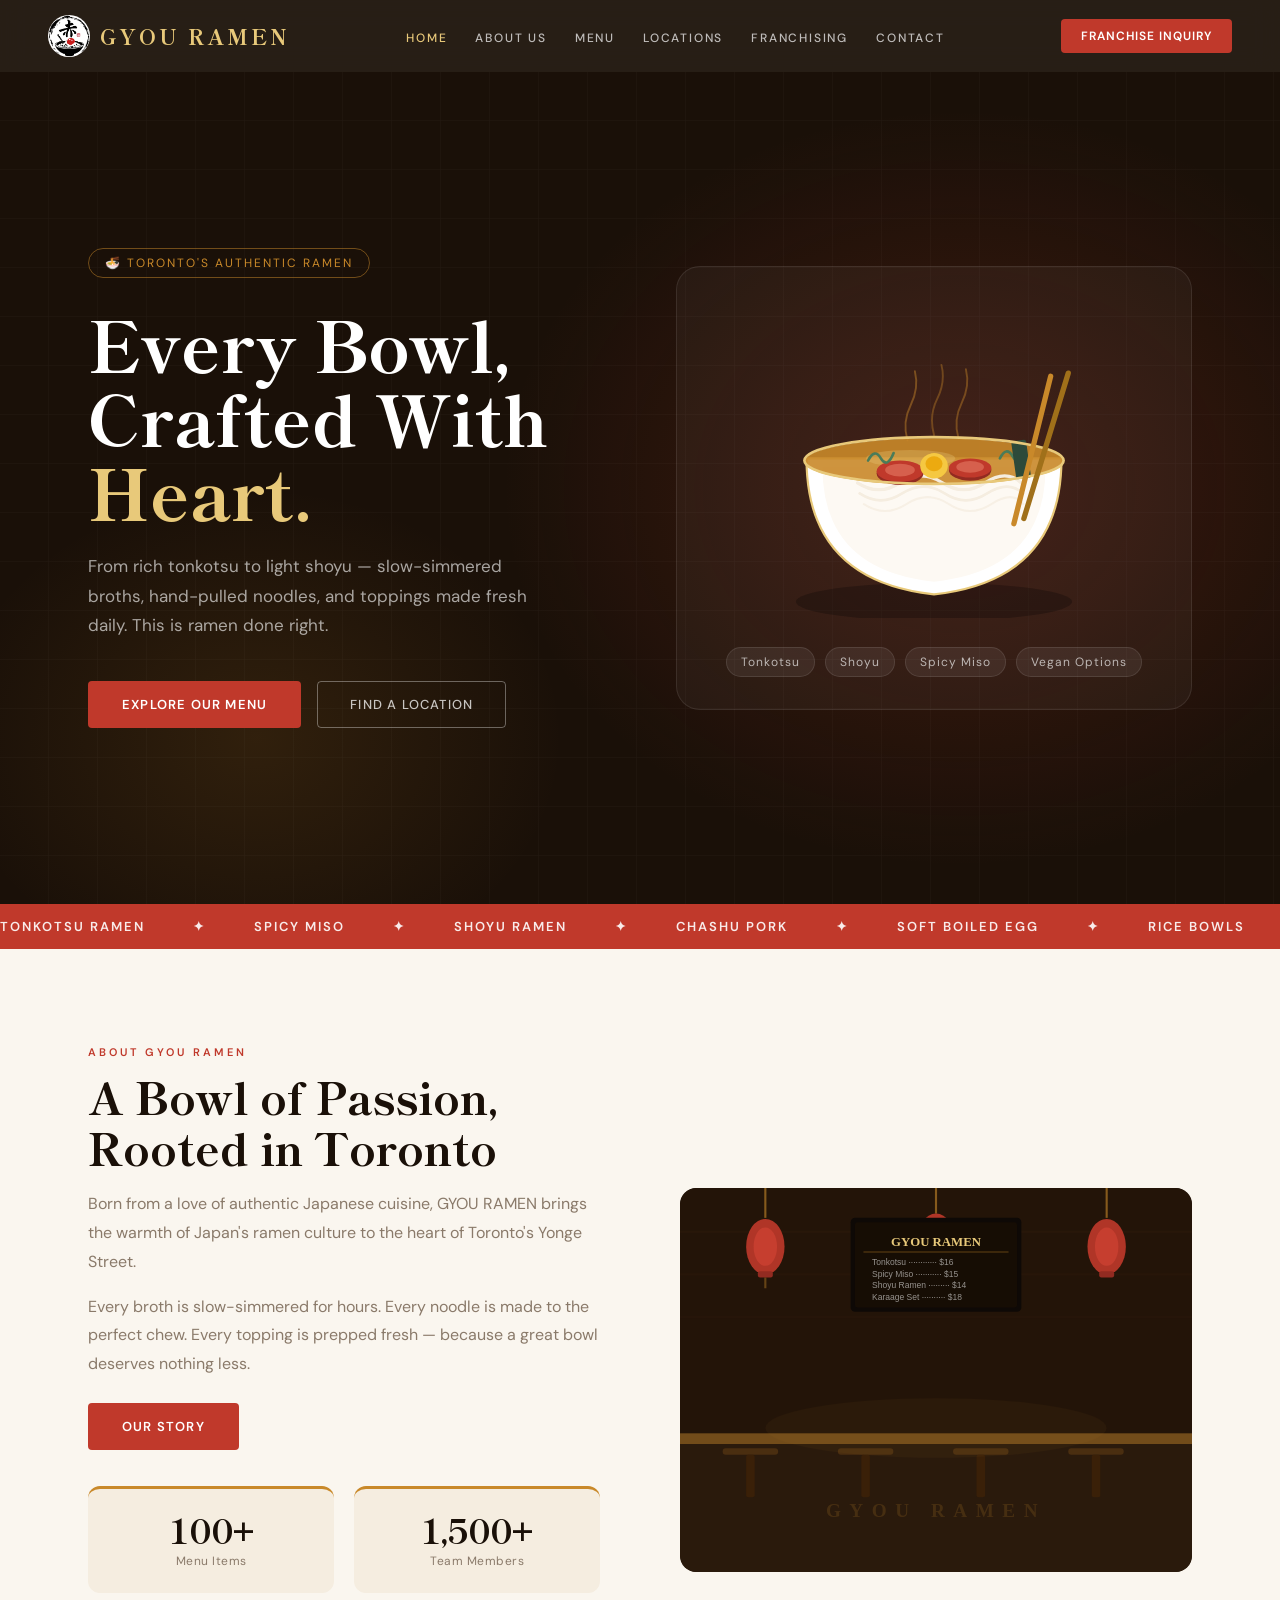
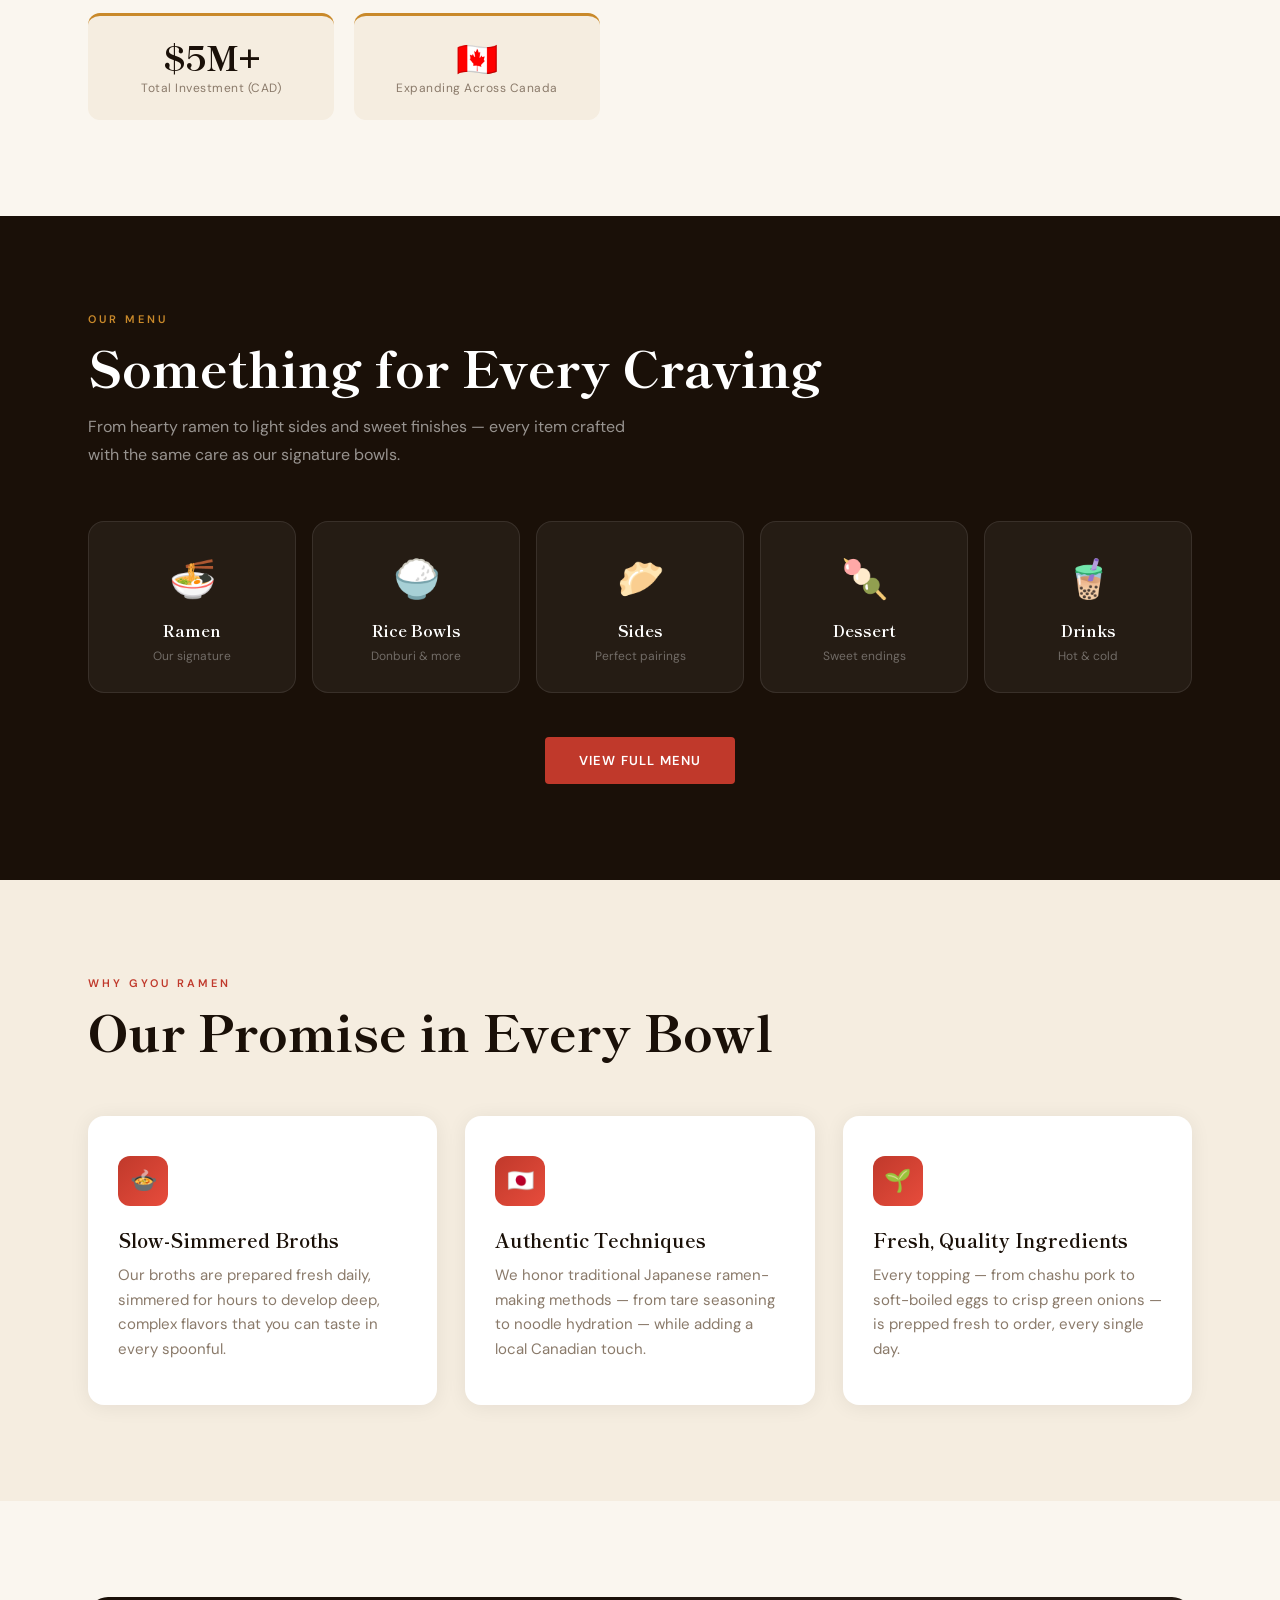
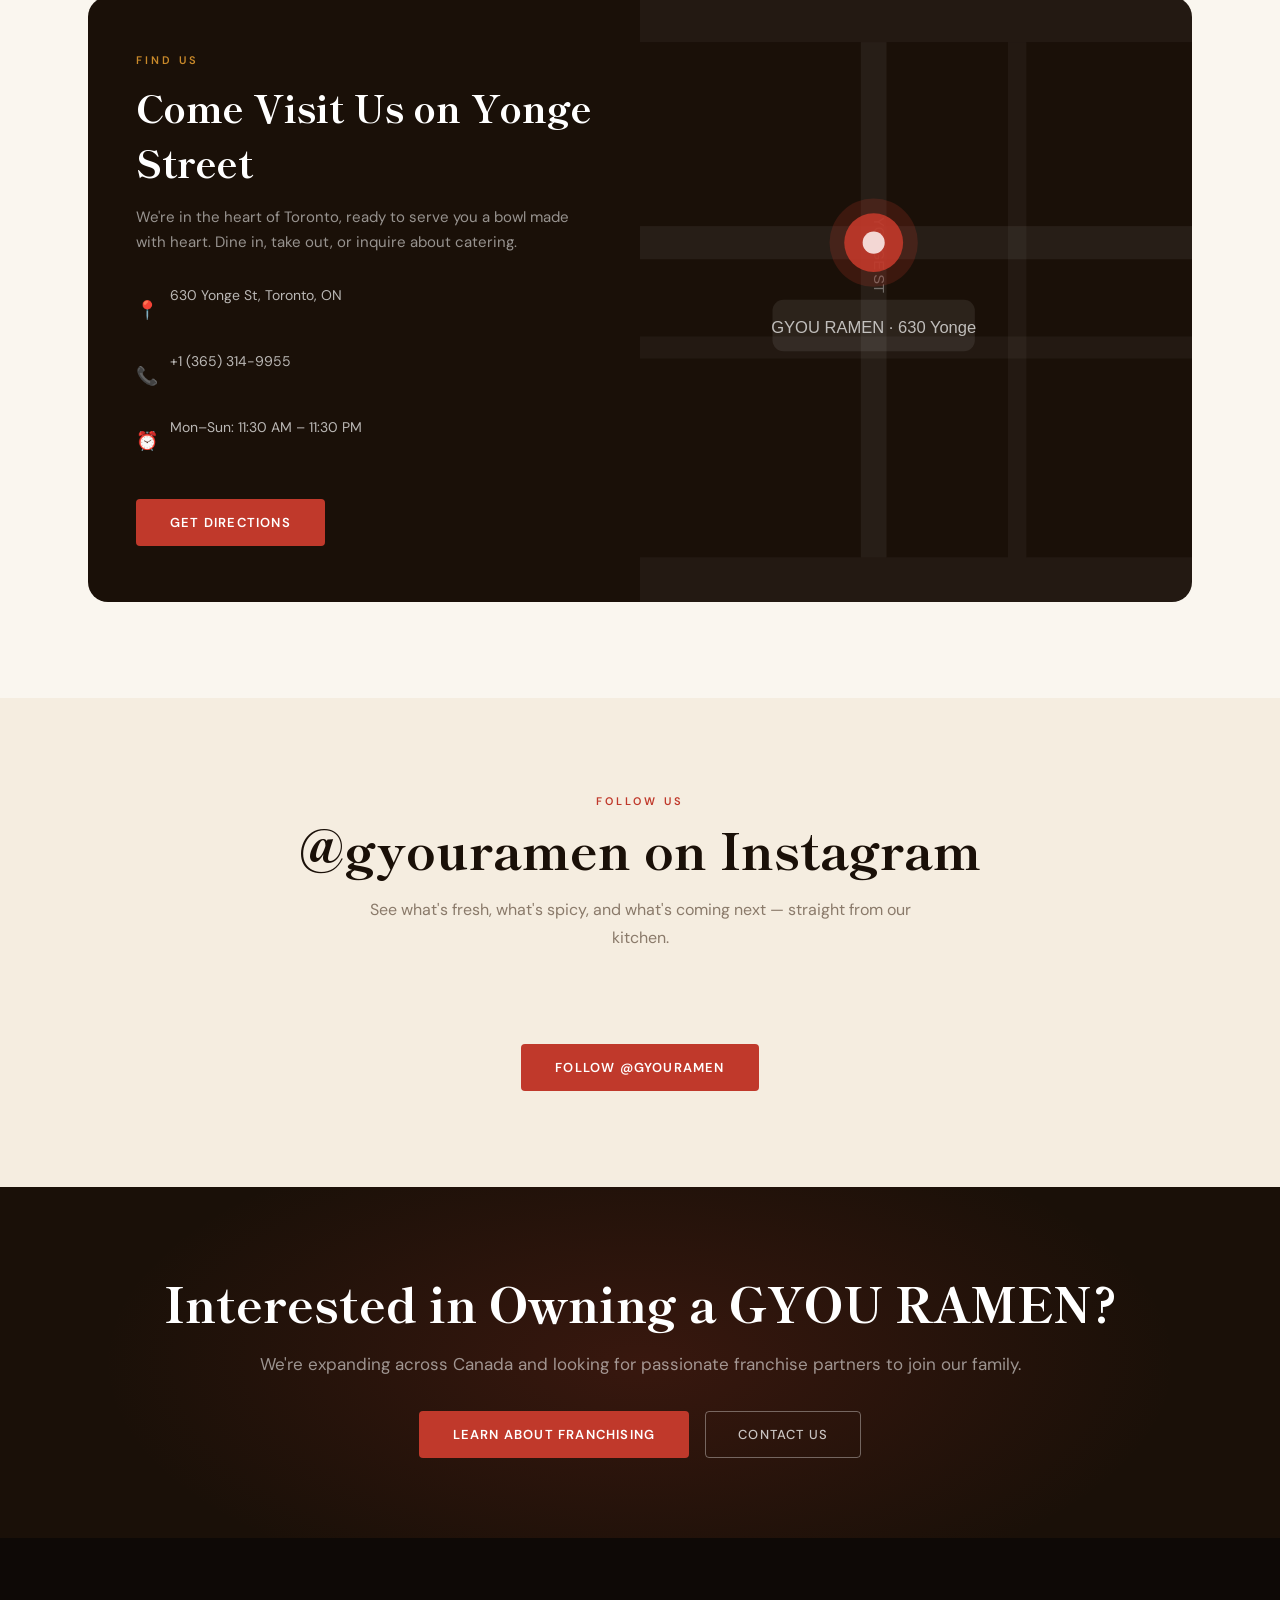
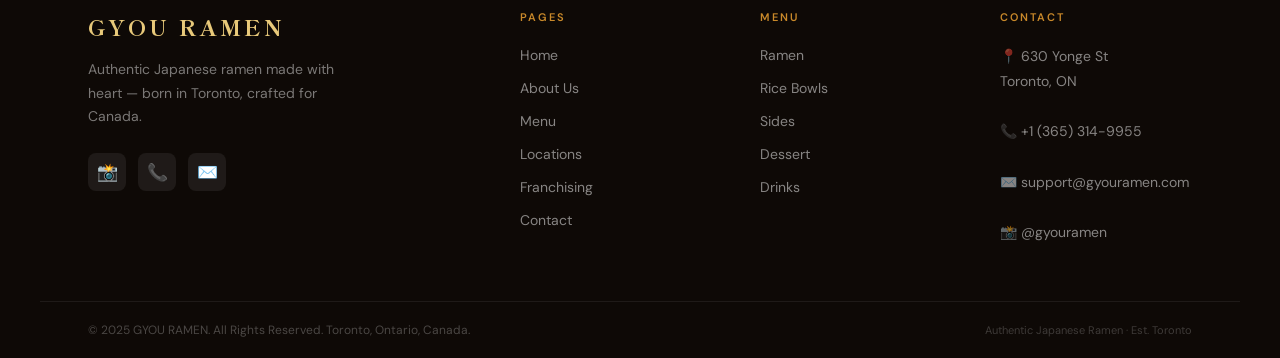
<file: index.html>
<!DOCTYPE html>
<html lang="en">
<head>
<meta charset="UTF-8">
<meta name="viewport" content="width=device-width, initial-scale=1.0">
<title>GYOU RAMEN – Authentic Japanese Ramen in Toronto</title>
<meta name="description" content="GYOU RAMEN serves authentic Japanese ramen in Toronto. Rich slow-simmered broths, perfectly chewy noodles, and fresh toppings — a bowl crafted with heart.">
  <link rel="icon" type="image/x-icon" href="favicon.ico">
  <link rel="icon" type="image/png" sizes="192x192" href="favicon-192.png">
  <link rel="apple-touch-icon" sizes="180x180" href="apple-touch-icon.png">
  <link rel="stylesheet" href="style.css">
<style>
/* ── INSTAGRAM REELS ── */
.ig-section { background: var(--warm); }
.ig-grid {
  display: grid; grid-template-columns: repeat(3, 1fr);
  gap: 24px; align-items: start;
}
.ig-embed-wrap {
  border-radius: 12px; overflow: hidden;
  display: flex; justify-content: center;
}
.ig-embed-wrap .instagram-media {
  border-radius: 12px !important;
}
@media (max-width: 900px) {
  .ig-grid { grid-template-columns: 1fr; max-width: 480px; margin: 0 auto; }
}

/* ── HOME HERO ── */
.home-hero {
  margin-top: var(--nav-h);
  min-height: calc(100vh - var(--nav-h));
  background: var(--ink);
  display: flex; align-items: center;
  position: relative; overflow: hidden;
}
.home-hero-bg {
  position: absolute; inset: 0;
  background:
    radial-gradient(ellipse 55% 70% at 75% 50%, rgba(192,57,43,.22) 0%, transparent 65%),
    radial-gradient(ellipse 40% 50% at 20% 80%, rgba(201,137,42,.13) 0%, transparent 60%);
}
.hero-grid-pattern {
  position: absolute; inset: 0; opacity: .035;
  background-image:
    repeating-linear-gradient(0deg,   transparent, transparent 48px, rgba(255,255,255,.6) 48px, rgba(255,255,255,.6) 49px),
    repeating-linear-gradient(90deg,  transparent, transparent 48px, rgba(255,255,255,.6) 48px, rgba(255,255,255,.6) 49px);
}
.home-hero-inner {
  position: relative; z-index: 2;
  width: 100%; max-width: 1200px; margin: 0 auto;
  padding: 80px 48px;
  display: grid; grid-template-columns: 1fr 1fr; gap: 72px; align-items: center;
}
.hero-eyebrow {
  display: inline-flex; align-items: center; gap: 10px;
  border: 1px solid rgba(201,137,42,.5);
  padding: 6px 16px; border-radius: 100px; margin-bottom: 28px;
  font-size: 12px; letter-spacing: 2px; text-transform: uppercase; color: var(--gold);
}
.home-hero h1 {
  font-family: 'Shippori Mincho', serif;
  font-size: clamp(42px, 5.5vw, 76px);
  font-weight: 800; color: #fff; line-height: 1.05; margin-bottom: 24px;
}
.home-hero h1 em { color: var(--gold-light); font-style: normal; }
.home-hero .hero-sub {
  color: rgba(255,255,255,.62); font-size: 17px; line-height: 1.75;
  max-width: 440px; margin-bottom: 40px;
}
.hero-btns { display: flex; gap: 16px; flex-wrap: wrap; }

/* Visual side */
.hero-visual { position: relative; }
.hero-bowl-wrap {
  background: rgba(255,255,255,.04);
  border: 1px solid rgba(255,255,255,.09);
  border-radius: 24px; padding: 32px;
  text-align: center;
}
.hero-bowl-wrap svg { width: 100%; max-width: 340px; margin: 0 auto; }
.hero-tags {
  display: flex; flex-wrap: wrap; gap: 10px; margin-top: 24px; justify-content: center;
}
.hero-tag-pill {
  background: rgba(255,255,255,.07); border: 1px solid rgba(255,255,255,.1);
  color: rgba(255,255,255,.65); font-size: 12px; letter-spacing: 1px;
  padding: 6px 14px; border-radius: 100px;
}

/* ── MARQUEE STRIP ── */
.marquee-strip {
  background: var(--red); overflow: hidden;
  padding: 14px 0; display: flex; gap: 0;
}
.marquee-track {
  display: flex; gap: 48px; white-space: nowrap;
  animation: marquee 22s linear infinite;
}
.marquee-track span {
  font-size: 13px; font-weight: 600; letter-spacing: 2px;
  text-transform: uppercase; color: rgba(255,255,255,.9);
  flex-shrink: 0;
}
.marquee-dot { color: rgba(255,255,255,.4); }
@keyframes marquee { from { transform: translateX(0); } to { transform: translateX(-50%); } }

/* ── INTRO ── */
.intro { background: var(--cream); }
.intro-layout {
  display: grid; grid-template-columns: 1fr 1fr; gap: 80px; align-items: center;
}
.intro-text .section-title { font-size: clamp(28px, 3.5vw, 44px); }
.intro-text p { font-size: 16px; line-height: 1.8; color: var(--mist); margin-bottom: 16px; }
.intro-stats {
  display: grid; grid-template-columns: 1fr 1fr; gap: 20px; margin-top: 36px;
}
.intro-stat {
  background: var(--warm); border-radius: 12px; padding: 24px 20px; text-align: center;
  border-top: 3px solid var(--gold);
}
.intro-stat .num {
  font-family: 'Shippori Mincho', serif;
  font-size: 34px; font-weight: 800; color: var(--ink); line-height: 1;
}
.intro-stat .lbl { font-size: 12px; color: var(--mist); margin-top: 6px; letter-spacing: .5px; }
.intro-visual svg { width: 100%; border-radius: 16px; }

/* ── CATEGORIES ── */
.categories { background: var(--ink); }
.categories .section-title { color: white; }
.categories .section-tag { color: var(--gold); }
.categories .section-sub { color: rgba(255,255,255,.55); }
.cat-grid {
  display: grid; grid-template-columns: repeat(5, 1fr); gap: 16px; margin-top: 52px;
}
.cat-card {
  background: rgba(255,255,255,.05);
  border: 1px solid rgba(255,255,255,.09);
  border-radius: 16px; padding: 32px 20px 28px;
  text-align: center; cursor: pointer;
  transition: background .25s, border-color .25s, transform .2s;
  text-decoration: none;
}
.cat-card:hover {
  background: rgba(201,137,42,.12);
  border-color: rgba(201,137,42,.4);
  transform: translateY(-4px);
}
.cat-icon { font-size: 38px; margin-bottom: 14px; }
.cat-name {
  font-family: 'Shippori Mincho', serif;
  font-size: 16px; font-weight: 700; color: white; margin-bottom: 6px;
}
.cat-count { font-size: 12px; color: rgba(255,255,255,.35); }

/* ── PROMISE ── */
.promise { background: var(--warm); }
.promise-grid { display: grid; grid-template-columns: repeat(3,1fr); gap: 28px; margin-top: 56px; }
.promise-card {
  background: white; border-radius: 16px; padding: 40px 30px;
  box-shadow: 0 2px 20px rgba(26,16,8,.07);
  border-bottom: 3px solid transparent;
  transition: border-color .3s, transform .2s;
}
.promise-card:hover { border-color: var(--red); transform: translateY(-4px); }
.p-icon {
  width: 50px; height: 50px; border-radius: 12px;
  background: linear-gradient(135deg,var(--red),#e74c3c);
  display: flex; align-items: center; justify-content: center;
  font-size: 22px; margin-bottom: 20px;
}
.promise-card h3 { font-family:'Shippori Mincho',serif; font-size:19px; font-weight:700; margin-bottom:10px; }
.promise-card p { font-size:15px; color:var(--mist); line-height:1.65; }

/* ── CTA BAND ── */
.cta-band {
  background: var(--ink); padding: 80px 0;
  text-align: center; position: relative; overflow: hidden;
}
.cta-band::before {
  content:''; position:absolute; inset:0;
  background: radial-gradient(ellipse 60% 100% at 50% 50%, rgba(192,57,43,.18) 0%, transparent 70%);
}
.cta-band .container { position: relative; z-index: 1; }
.cta-band h2 {
  font-family:'Shippori Mincho',serif;
  font-size: clamp(28px,4vw,48px); font-weight:800; color:white; margin-bottom:16px;
}
.cta-band p { color:rgba(255,255,255,.55); font-size:17px; margin-bottom:36px; }
.cta-btns { display:flex; gap:16px; justify-content:center; flex-wrap:wrap; }

/* ── LOCATION TEASER ── */
.loc-teaser { background: var(--cream); }
.loc-card {
  background: var(--ink); border-radius: 20px; overflow: hidden;
  display: grid; grid-template-columns: 1fr 1fr;
}
.loc-info { padding: 56px 48px; }
.loc-info .section-tag { color: var(--gold); }
.loc-info h2 { font-family:'Shippori Mincho',serif; font-size:clamp(26px,3vw,38px); font-weight:800; color:white; margin-bottom:16px; }
.loc-info p { color:rgba(255,255,255,.55); font-size:15px; line-height:1.7; margin-bottom:28px; }
.loc-details { display:flex; flex-direction:column; gap:14px; margin-bottom:32px; }
.loc-row { display:flex; align-items:center; gap:12px; }
.loc-row span { font-size:18px; }
.loc-row p { color:rgba(255,255,255,.7); font-size:14px; }
.loc-map { background: rgba(255,255,255,.04); display:flex; align-items:center; justify-content:center; }
.loc-map svg { width:100%; height:100%; }

/* RESPONSIVE */
@media (max-width:900px) {
  .home-hero-inner { grid-template-columns:1fr; gap:40px; padding:60px 24px; }
  .hero-visual { display:none; }
  .intro-layout { grid-template-columns:1fr; gap:40px; }
  .cat-grid { grid-template-columns: repeat(3,1fr); }
  .promise-grid { grid-template-columns:1fr; }
  .loc-card { grid-template-columns:1fr; }
  .loc-map { min-height: 220px; }
}
@media (max-width:600px) {
  .cat-grid { grid-template-columns: repeat(2,1fr); }
  .intro-stats { grid-template-columns:1fr 1fr; }
}
</style>
</head>
<body>

<!-- HERO -->
<main>
<section class="home-hero">
  <div class="home-hero-bg"></div>
  <div class="hero-grid-pattern"></div>
  <div class="home-hero-inner">
    <div class="fade-up">
      <div class="hero-eyebrow">🍜 Toronto's Authentic Ramen</div>
      <h1>Every Bowl,<br>Crafted With<br><em>Heart.</em></h1>
      <p class="hero-sub">From rich tonkotsu to light shoyu — slow-simmered broths, hand-pulled noodles, and toppings made fresh daily. This is ramen done right.</p>
      <div class="hero-btns">
        <a href="menu.html" class="btn-primary">Explore Our Menu</a>
        <a href="location.html" class="btn-outline light">Find a Location</a>
      </div>
    </div>
    <div class="hero-visual fade-up fade-up-d2">
      <div class="hero-bowl-wrap">
        <svg viewBox="0 0 320 300" xmlns="http://www.w3.org/2000/svg">
          <!-- Shadow -->
          <ellipse cx="160" cy="285" rx="130" ry="18" fill="#000" opacity=".25"/>
          <!-- Bowl -->
          <path d="M40 150 Q40 265 160 278 Q280 265 280 150 Z" fill="#fff" stroke="#e8c97a" stroke-width="2"/>
          <path d="M55 158 Q55 255 160 266 Q265 255 265 158 Z" fill="#fdf9f3"/>
          <!-- Broth -->
          <ellipse cx="160" cy="153" rx="122" ry="22" fill="#c9892a" opacity=".9"/>
          <ellipse cx="138" cy="150" rx="42" ry="8" fill="#e8c97a" opacity=".3"/>
          <!-- Noodles -->
          <path d="M88 173 Q108 186 128 173 Q148 160 168 173 Q188 186 208 173 Q228 160 242 173" stroke="#f5ede0" stroke-width="3" fill="none" stroke-linecap="round"/>
          <path d="M90 183 Q110 196 130 183 Q150 170 170 183 Q190 196 210 183 Q230 170 244 183" stroke="#f5ede0" stroke-width="2.5" fill="none" stroke-linecap="round"/>
          <path d="M94 193 Q114 206 134 193 Q154 180 174 193 Q194 206 214 193 Q234 180 244 193" stroke="#f5ede0" stroke-width="2" fill="none" stroke-linecap="round" opacity=".7"/>
          <!-- Chashu 1 -->
          <ellipse cx="128" cy="164" rx="22" ry="11" fill="#922b21"/>
          <ellipse cx="128" cy="162" rx="22" ry="10" fill="#c0392b"/>
          <ellipse cx="128" cy="161" rx="14" ry="6" fill="#e8816a" opacity=".55"/>
          <!-- Chashu 2 -->
          <ellipse cx="194" cy="161" rx="20" ry="10" fill="#922b21"/>
          <ellipse cx="194" cy="159" rx="20" ry="9" fill="#c0392b"/>
          <ellipse cx="194" cy="158" rx="13" ry="5.5" fill="#e8816a" opacity=".55"/>
          <!-- Egg -->
          <ellipse cx="160" cy="157" rx="13" ry="12" fill="#f5c842"/>
          <ellipse cx="160" cy="155" rx="8" ry="7" fill="#e8a000" opacity=".75"/>
          <!-- Green onion -->
          <path d="M98 152 Q104 140 110 150 Q116 160 122 145" stroke="#4a7c59" stroke-width="2.5" fill="none" stroke-linecap="round"/>
          <path d="M222 150 Q228 138 234 148 Q240 158 246 143" stroke="#4a7c59" stroke-width="2.5" fill="none" stroke-linecap="round"/>
          <!-- Nori -->
          <rect x="235" y="133" width="14" height="36" rx="2" fill="#2d4a3a" transform="rotate(-8,242,151)"/>
          <!-- Steam -->
          <path d="M135 133 Q130 116 138 100 Q146 84 142 68" stroke="#c9892a" stroke-width="1.8" fill="none" stroke-linecap="round" opacity=".45"/>
          <path d="M160 128 Q155 110 163 94 Q171 78 167 62" stroke="#c9892a" stroke-width="1.8" fill="none" stroke-linecap="round" opacity=".38"/>
          <path d="M183 131 Q178 114 186 98 Q194 82 190 66" stroke="#c9892a" stroke-width="1.8" fill="none" stroke-linecap="round" opacity=".42"/>
          <!-- Rim -->
          <ellipse cx="160" cy="152" rx="122" ry="22" fill="none" stroke="#e8c97a" stroke-width="2.5"/>
          <!-- Chopsticks -->
          <rect x="250" y="68" width="5" height="148" rx="2.5" fill="#c9892a" transform="rotate(14,252,142)"/>
          <rect x="263" y="64" width="5" height="148" rx="2.5" fill="#a0701a" transform="rotate(17,265,138)"/>
        </svg>
        <div class="hero-tags">
          <span class="hero-tag-pill">Tonkotsu</span>
          <span class="hero-tag-pill">Shoyu</span>
          <span class="hero-tag-pill">Spicy Miso</span>
          <span class="hero-tag-pill">Vegan Options</span>
        </div>
      </div>
    </div>
  </div>
</section>

<!-- MARQUEE -->
<div class="marquee-strip">
  <div class="marquee-track">
    <span>Tonkotsu Ramen</span><span class="marquee-dot">✦</span>
    <span>Spicy Miso</span><span class="marquee-dot">✦</span>
    <span>Shoyu Ramen</span><span class="marquee-dot">✦</span>
    <span>Chashu Pork</span><span class="marquee-dot">✦</span>
    <span>Soft Boiled Egg</span><span class="marquee-dot">✦</span>
    <span>Rice Bowls</span><span class="marquee-dot">✦</span>
    <span>Made Fresh Daily</span><span class="marquee-dot">✦</span>
    <span>630 Yonge St Toronto</span><span class="marquee-dot">✦</span>
    <!-- duplicate for seamless loop -->
    <span>Tonkotsu Ramen</span><span class="marquee-dot">✦</span>
    <span>Spicy Miso</span><span class="marquee-dot">✦</span>
    <span>Shoyu Ramen</span><span class="marquee-dot">✦</span>
    <span>Chashu Pork</span><span class="marquee-dot">✦</span>
    <span>Soft Boiled Egg</span><span class="marquee-dot">✦</span>
    <span>Rice Bowls</span><span class="marquee-dot">✦</span>
    <span>Made Fresh Daily</span><span class="marquee-dot">✦</span>
    <span>630 Yonge St Toronto</span><span class="marquee-dot">✦</span>
  </div>
</div>

<!-- INTRO -->
<section class="intro">
  <div class="container">
    <div class="intro-layout">
      <div class="intro-text">
        <span class="section-tag">About GYOU RAMEN</span>
        <h2 class="section-title">A Bowl of Passion, Rooted in Toronto</h2>
        <p>Born from a love of authentic Japanese cuisine, GYOU RAMEN brings the warmth of Japan's ramen culture to the heart of Toronto's Yonge Street.</p>
        <p>Every broth is slow-simmered for hours. Every noodle is made to the perfect chew. Every topping is prepped fresh — because a great bowl deserves nothing less.</p>
        <a href="about.html" class="btn-primary" style="margin-top:8px;">Our Story</a>
        <div class="intro-stats">
          <div class="intro-stat"><div class="num">100+</div><div class="lbl">Menu Items</div></div>
          <div class="intro-stat"><div class="num">1,500+</div><div class="lbl">Team Members</div></div>
          <div class="intro-stat"><div class="num">$5M+</div><div class="lbl">Total Investment (CAD)</div></div>
          <div class="intro-stat"><div class="num">🇨🇦</div><div class="lbl">Expanding Across Canada</div></div>
        </div>
      </div>
      <div class="intro-visual">
        <!-- Restaurant interior illustration -->
        <svg viewBox="0 0 480 360" xmlns="http://www.w3.org/2000/svg">
          <rect width="480" height="360" rx="16" fill="#1a1008"/>
          <rect width="480" height="240" rx="0" fill="#231408"/>
          <!-- wall planks -->
          <rect y="40" width="480" height="2" fill="#2e1a0a" opacity=".5"/>
          <rect y="80" width="480" height="2" fill="#2e1a0a" opacity=".4"/>
          <rect y="120" width="480" height="2" fill="#2e1a0a" opacity=".3"/>
          <!-- lanterns -->
          <line x1="80" y1="0" x2="80" y2="28" stroke="#c9892a" stroke-width="2" opacity=".6"/>
          <ellipse cx="80" cy="55" rx="18" ry="26" fill="#c0392b" opacity=".9"/>
          <ellipse cx="80" cy="55" rx="11" ry="18" fill="#e74c3c" opacity=".4"/>
          <rect x="73" y="78" width="14" height="6" rx="2" fill="#922b21"/>
          <line x1="80" y1="84" x2="80" y2="94" stroke="#c9892a" stroke-width="2" opacity=".4"/>
          <line x1="240" y1="0" x2="240" y2="24" stroke="#c9892a" stroke-width="2" opacity=".6"/>
          <ellipse cx="240" cy="50" rx="18" ry="26" fill="#c0392b" opacity=".9"/>
          <ellipse cx="240" cy="50" rx="11" ry="18" fill="#e74c3c" opacity=".4"/>
          <rect x="233" y="73" width="14" height="6" rx="2" fill="#922b21"/>
          <line x1="400" y1="0" x2="400" y2="28" stroke="#c9892a" stroke-width="2" opacity=".6"/>
          <ellipse cx="400" cy="55" rx="18" ry="26" fill="#c0392b" opacity=".9"/>
          <ellipse cx="400" cy="55" rx="11" ry="18" fill="#e74c3c" opacity=".4"/>
          <rect x="393" y="78" width="14" height="6" rx="2" fill="#922b21"/>
          <!-- menu board -->
          <rect x="160" y="28" width="160" height="88" rx="4" fill="#0e0906"/>
          <rect x="164" y="32" width="152" height="80" rx="3" fill="#160d04"/>
          <text x="240" y="54" font-family="serif" font-size="12" fill="#e8c97a" text-anchor="middle" font-weight="bold">GYOU RAMEN</text>
          <line x1="172" y1="60" x2="308" y2="60" stroke="#c9892a" stroke-width=".8" opacity=".5"/>
          <text x="180" y="72" font-family="sans-serif" font-size="8" fill="rgba(255,255,255,.55)">Tonkotsu ············ $16</text>
          <text x="180" y="83" font-family="sans-serif" font-size="8" fill="rgba(255,255,255,.55)">Spicy Miso ··········· $15</text>
          <text x="180" y="94" font-family="sans-serif" font-size="8" fill="rgba(255,255,255,.55)">Shoyu Ramen ········· $14</text>
          <text x="180" y="105" font-family="sans-serif" font-size="8" fill="rgba(255,255,255,.55)">Karaage Set ·········· $18</text>
          <!-- counter -->
          <rect y="230" width="480" height="130" fill="#2a1a0c"/>
          <rect y="230" width="480" height="10" fill="#c9892a" opacity=".45"/>
          <!-- stools -->
          <rect x="40" y="244" width="52" height="6" rx="3" fill="#4a2e10"/>
          <rect x="62" y="250" width="8" height="40" rx="2" fill="#3a2008"/>
          <rect x="148" y="244" width="52" height="6" rx="3" fill="#4a2e10"/>
          <rect x="170" y="250" width="8" height="40" rx="2" fill="#3a2008"/>
          <rect x="256" y="244" width="52" height="6" rx="3" fill="#4a2e10"/>
          <rect x="278" y="250" width="8" height="40" rx="2" fill="#3a2008"/>
          <rect x="364" y="244" width="52" height="6" rx="3" fill="#4a2e10"/>
          <rect x="386" y="250" width="8" height="40" rx="2" fill="#3a2008"/>
          <!-- warm glow -->
          <ellipse cx="240" cy="225" rx="160" ry="28" fill="#c9892a" opacity=".05"/>
          <!-- GYOU label on counter -->
          <text x="240" y="308" font-family="serif" font-size="18" fill="rgba(201,137,42,.18)" text-anchor="middle" letter-spacing="8" font-weight="bold">GYOU RAMEN</text>
        </svg>
      </div>
    </div>
  </div>
</section>

<!-- MENU CATEGORIES -->
<section class="categories">
  <div class="container">
    <span class="section-tag">Our Menu</span>
    <h2 class="section-title">Something for Every Craving</h2>
    <p class="section-sub">From hearty ramen to light sides and sweet finishes — every item crafted with the same care as our signature bowls.</p>
    <div class="cat-grid">
      <a href="menu.html#ramen" class="cat-card">
        <div class="cat-icon">🍜</div>
        <div class="cat-name">Ramen</div>
        <div class="cat-count">Our signature</div>
      </a>
      <a href="menu.html#rice" class="cat-card">
        <div class="cat-icon">🍚</div>
        <div class="cat-name">Rice Bowls</div>
        <div class="cat-count">Donburi & more</div>
      </a>
      <a href="menu.html#sides" class="cat-card">
        <div class="cat-icon">🥟</div>
        <div class="cat-name">Sides</div>
        <div class="cat-count">Perfect pairings</div>
      </a>
      <a href="menu.html#dessert" class="cat-card">
        <div class="cat-icon">🍡</div>
        <div class="cat-name">Dessert</div>
        <div class="cat-count">Sweet endings</div>
      </a>
      <a href="menu.html#drinks" class="cat-card">
        <div class="cat-icon">🧋</div>
        <div class="cat-name">Drinks</div>
        <div class="cat-count">Hot & cold</div>
      </a>
    </div>
    <div style="text-align:center;margin-top:44px;">
      <a href="menu.html" class="btn-primary">View Full Menu</a>
    </div>
  </div>
</section>

<!-- PROMISE -->
<section class="promise">
  <div class="container">
    <span class="section-tag">Why GYOU RAMEN</span>
    <h2 class="section-title">Our Promise in Every Bowl</h2>
    <div class="promise-grid">
      <div class="promise-card">
        <div class="p-icon">🍲</div>
        <h3>Slow-Simmered Broths</h3>
        <p>Our broths are prepared fresh daily, simmered for hours to develop deep, complex flavors that you can taste in every spoonful.</p>
      </div>
      <div class="promise-card">
        <div class="p-icon">🇯🇵</div>
        <h3>Authentic Techniques</h3>
        <p>We honor traditional Japanese ramen-making methods — from tare seasoning to noodle hydration — while adding a local Canadian touch.</p>
      </div>
      <div class="promise-card">
        <div class="p-icon">🌱</div>
        <h3>Fresh, Quality Ingredients</h3>
        <p>Every topping — from chashu pork to soft-boiled eggs to crisp green onions — is prepped fresh to order, every single day.</p>
      </div>
    </div>
  </div>
</section>

<!-- LOCATION TEASER -->
<section class="loc-teaser">
  <div class="container">
    <div class="loc-card">
      <div class="loc-info">
        <span class="section-tag">Find Us</span>
        <h2>Come Visit Us on Yonge Street</h2>
        <p>We're in the heart of Toronto, ready to serve you a bowl made with heart. Dine in, take out, or inquire about catering.</p>
        <div class="loc-details">
          <div class="loc-row"><span>📍</span><p>630 Yonge St, Toronto, ON</p></div>
          <div class="loc-row"><span>📞</span><p>+1 (365) 314-9955</p></div>
          <div class="loc-row"><span>⏰</span><p>Mon–Sun: 11:30 AM – 11:30 PM</p></div>
        </div>
        <a href="location.html" class="btn-primary">Get Directions</a>
      </div>
      <div class="loc-map">
        <svg viewBox="0 0 300 280" xmlns="http://www.w3.org/2000/svg">
          <rect width="300" height="280" fill="#1a1008"/>
          <!-- Streets grid -->
          <rect x="0" y="100" width="300" height="18" fill="rgba(255,255,255,.06)"/>
          <rect x="0" y="160" width="300" height="12" fill="rgba(255,255,255,.04)"/>
          <rect x="120" y="0" width="14" height="280" fill="rgba(255,255,255,.06)"/>
          <rect x="200" y="0" width="10" height="280" fill="rgba(255,255,255,.04)"/>
          <!-- Yonge St label -->
          <text x="127" y="95" font-family="sans-serif" font-size="8" fill="rgba(255,255,255,.35)" transform="rotate(90,127,95)">YONGE ST</text>
          <!-- Pin -->
          <circle cx="127" cy="109" r="16" fill="var(--red)" opacity=".9"/>
          <circle cx="127" cy="109" r="6" fill="white"/>
          <circle cx="127" cy="109" r="24" fill="var(--red)" opacity=".2"/>
          <!-- Label -->
          <rect x="72" y="140" width="110" height="28" rx="6" fill="rgba(255,255,255,.08)"/>
          <text x="127" y="158" font-family="sans-serif" font-size="9" fill="rgba(255,255,255,.7)" text-anchor="middle">GYOU RAMEN · 630 Yonge</text>
        </svg>
      </div>
    </div>
  </div>
</section>


<!-- INSTAGRAM REELS -->
<section class="ig-section">
  <div class="container">
    <div style="text-align:center;margin-bottom:52px;">
      <span class="section-tag">Follow Us</span>
      <h2 class="section-title">@gyouramen on Instagram</h2>
      <p class="section-sub" style="margin:0 auto;">See what's fresh, what's spicy, and what's coming next — straight from our kitchen.</p>
    </div>
    <div class="ig-grid">
      <div class="ig-embed-wrap">
        <blockquote class="instagram-media" data-instgrm-captioned data-instgrm-permalink="https://www.instagram.com/reel/DYqIPAmPhIH/?utm_source=ig_embed&amp;utm_campaign=loading" data-instgrm-version="14" style="background:#FFF;border:0;border-radius:12px;box-shadow:0 2px 24px rgba(26,16,8,.12);margin:0;max-width:100%;min-width:280px;padding:0;width:100%;"></blockquote>
      </div>
      <div class="ig-embed-wrap">
        <blockquote class="instagram-media" data-instgrm-captioned data-instgrm-permalink="https://www.instagram.com/reel/DUjpCgRjFml/?utm_source=ig_embed&amp;utm_campaign=loading" data-instgrm-version="14" style="background:#FFF;border:0;border-radius:12px;box-shadow:0 2px 24px rgba(26,16,8,.12);margin:0;max-width:100%;min-width:280px;padding:0;width:100%;"></blockquote>
      </div>
      <div class="ig-embed-wrap">
        <blockquote class="instagram-media" data-instgrm-captioned data-instgrm-permalink="https://www.instagram.com/reel/DVHWz2liV_n/?utm_source=ig_embed&amp;utm_campaign=loading" data-instgrm-version="14" style="background:#FFF;border:0;border-radius:12px;box-shadow:0 2px 24px rgba(26,16,8,.12);margin:0;max-width:100%;min-width:280px;padding:0;width:100%;"></blockquote>
      </div>
    </div>
    <div style="text-align:center;margin-top:40px;">
      <a href="https://instagram.com/gyouramen" target="_blank" class="btn-primary">Follow @gyouramen</a>
    </div>
  </div>
</section>
<script async src="//www.instagram.com/embed.js"></script>

<!-- FRANCHISE CTA -->
<section class="cta-band">
  <div class="container">
    <h2>Interested in Owning a GYOU RAMEN?</h2>
    <p>We're expanding across Canada and looking for passionate franchise partners to join our family.</p>
    <div class="cta-btns">
      <a href="franchising.html" class="btn-primary">Learn About Franchising</a>
      <a href="contact.html" class="btn-outline light">Contact Us</a>
    </div>
  </div>
</section>
</main>

<script src="nav-footer.js"></script>
</body>
</html>
</file>
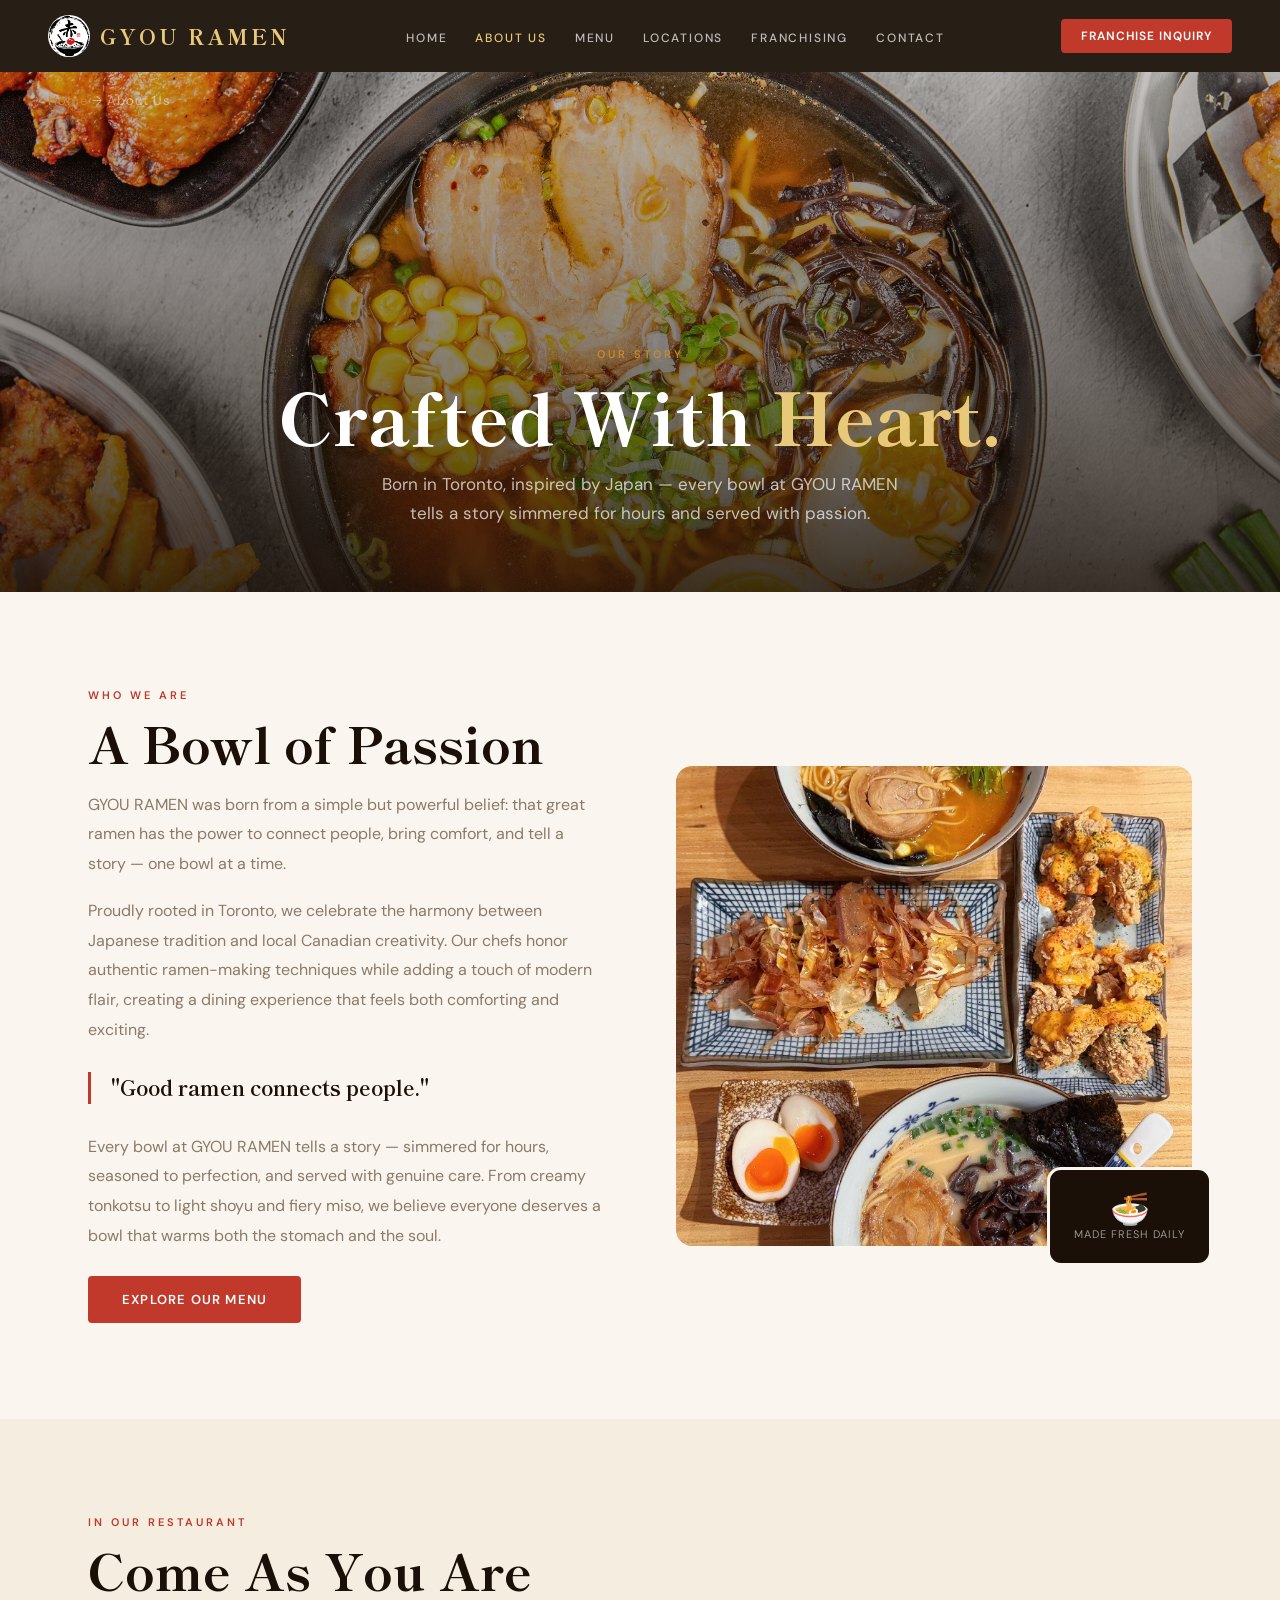
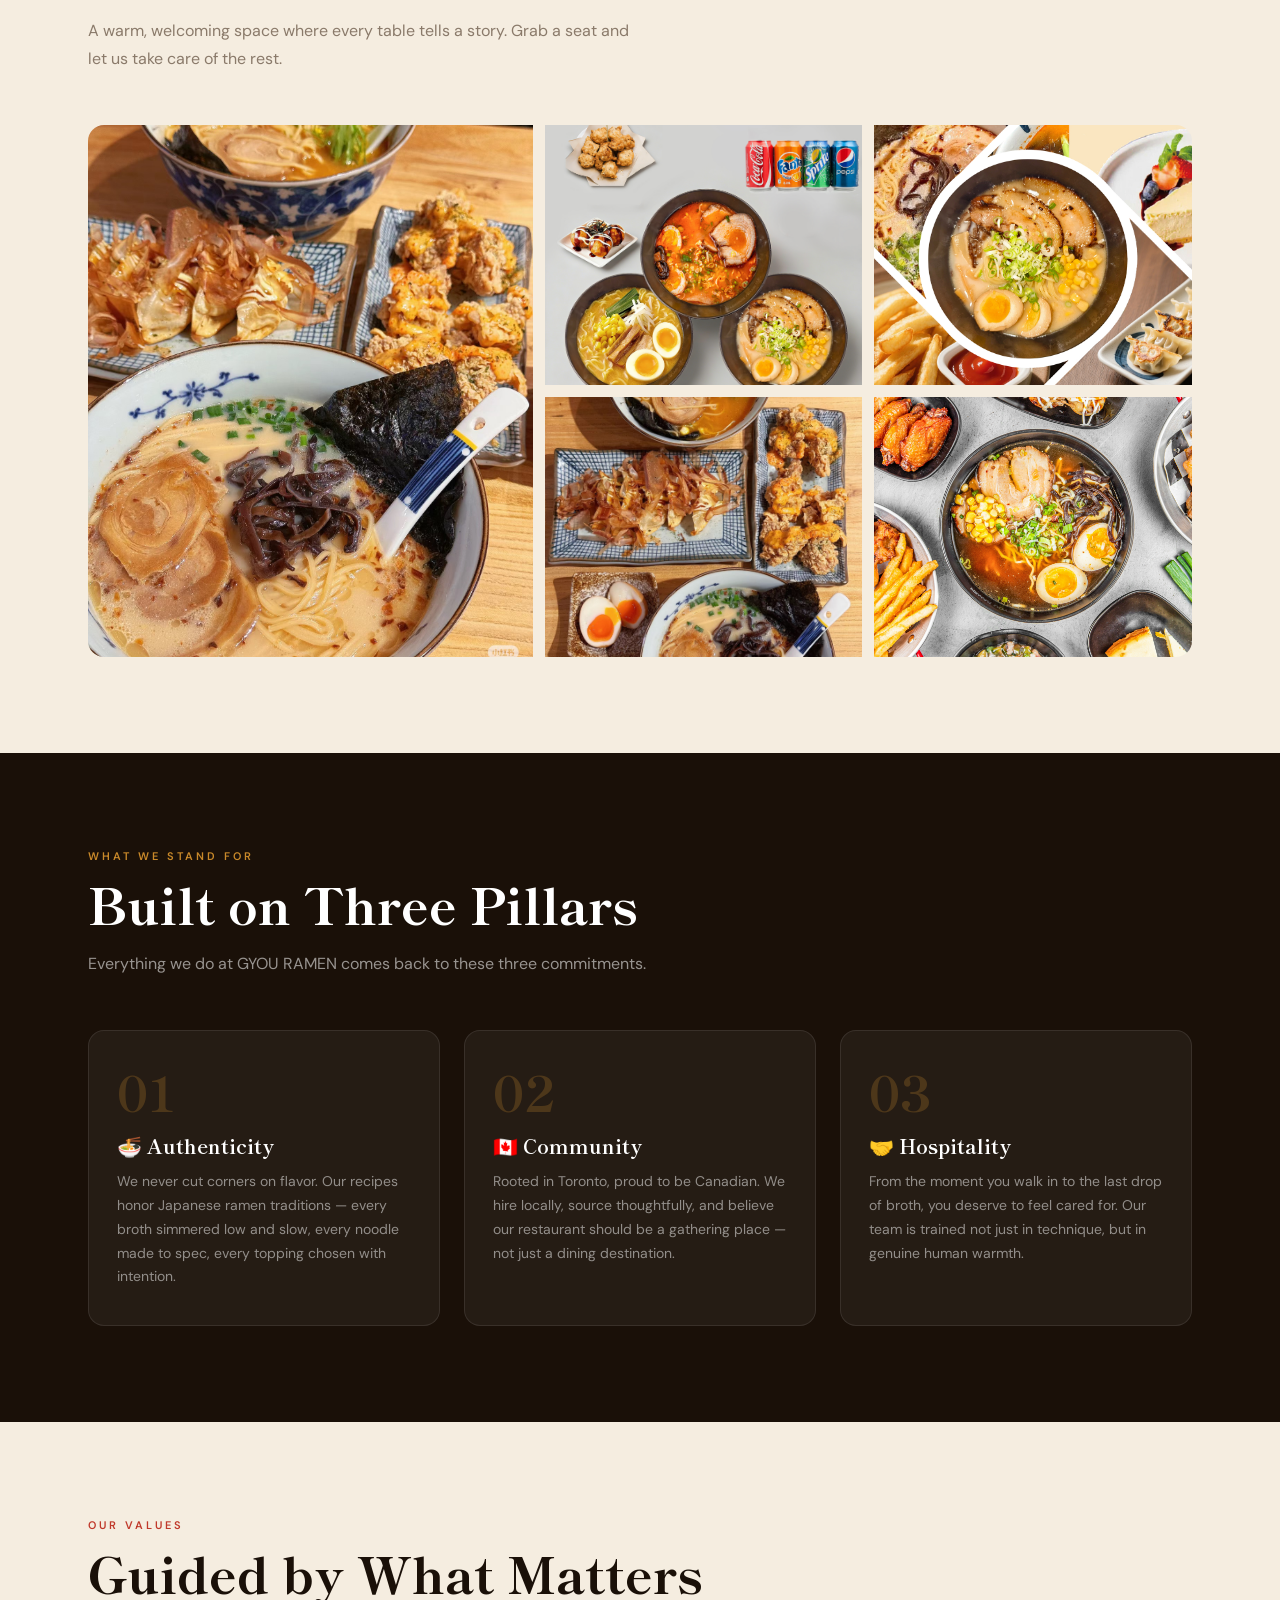
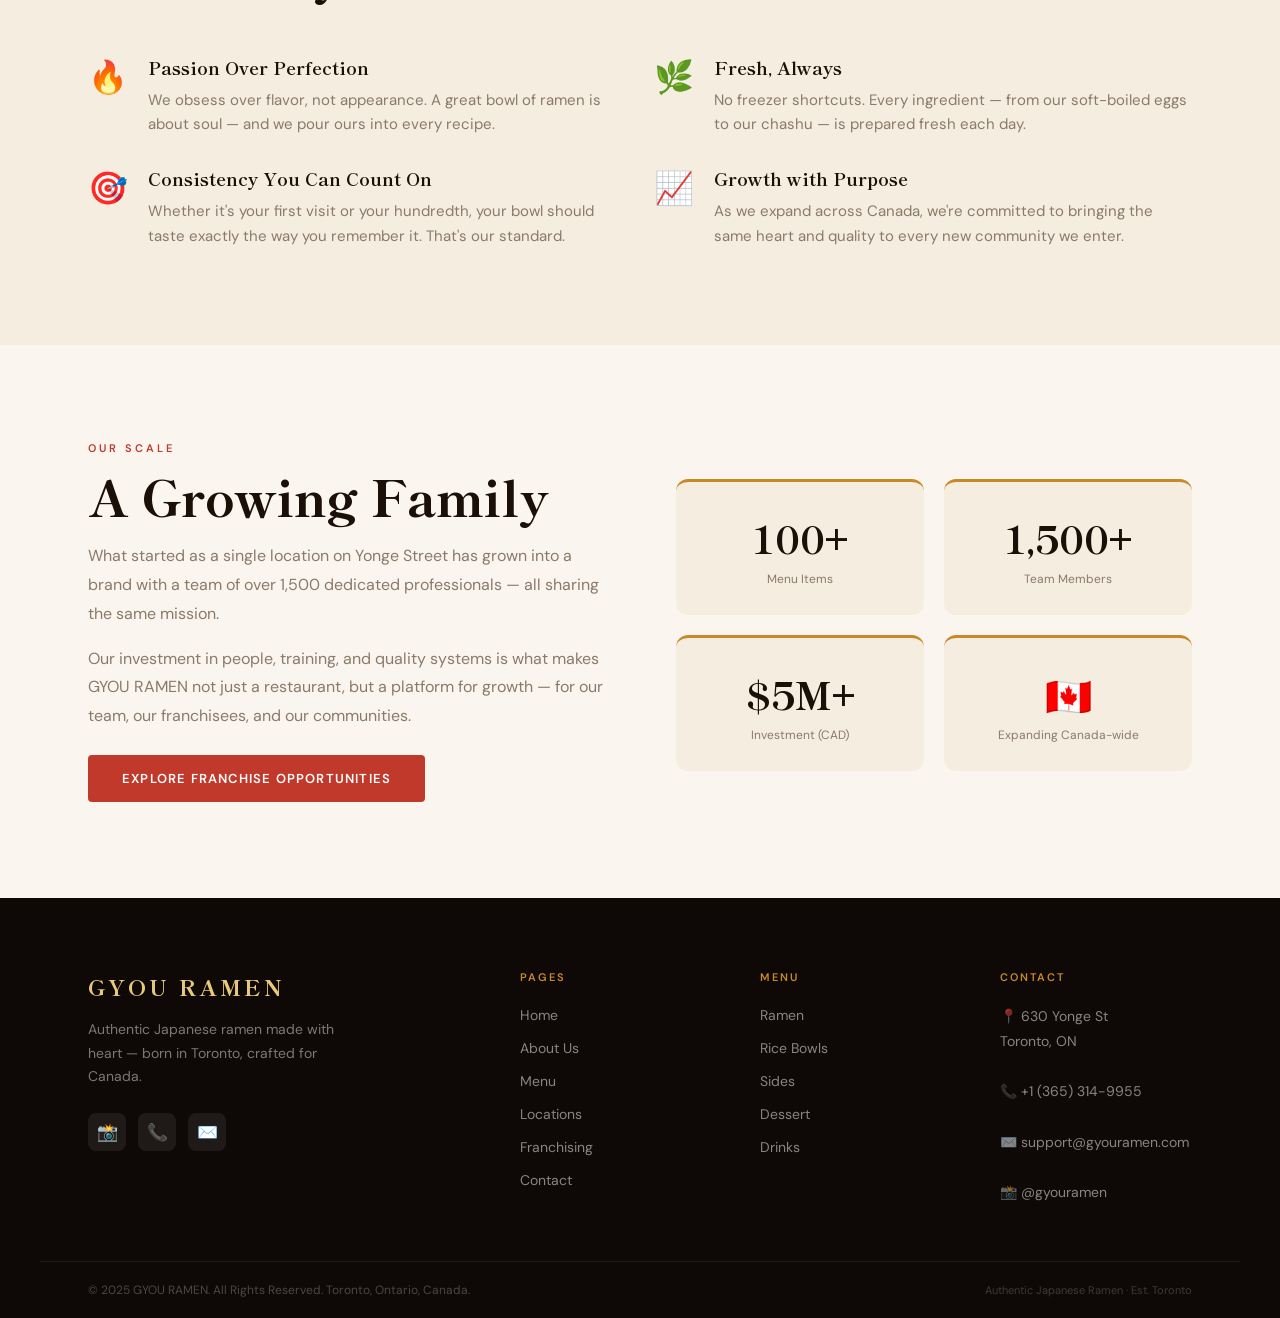
<file: about.html>
<!DOCTYPE html>
<html lang="en">
<head>
<meta charset="UTF-8">
<meta name="viewport" content="width=device-width, initial-scale=1.0">
<title>About Us – GYOU RAMEN</title>
<meta name="description" content="Learn the story of GYOU RAMEN — born in Toronto, inspired by Japan. Authentic ramen crafted with heart and passion.">
  <link rel="icon" type="image/x-icon" href="favicon.ico">
  <link rel="icon" type="image/png" sizes="192x192" href="favicon-192.png">
  <link rel="apple-touch-icon" sizes="180x180" href="apple-touch-icon.png">
  <link rel="stylesheet" href="style.css">
<style>

/* ── PHOTO HERO ── */
.about-hero {
  margin-top: var(--nav-h);
  height: 520px;
  position: relative; overflow: hidden;
}
.about-hero-img {
  width: 100%; height: 100%;
  object-fit: cover; object-position: center 40%;
  display: block;
}
.about-hero-overlay {
  position: absolute; inset: 0;
  background: linear-gradient(
    to bottom,
    rgba(26,16,8,.25) 0%,
    rgba(26,16,8,.55) 60%,
    rgba(26,16,8,.85) 100%
  );
  display: flex; flex-direction: column;
  align-items: center; justify-content: flex-end;
  padding-bottom: 64px; text-align: center;
}
.about-hero-overlay .tag {
  font-size: 11px; letter-spacing: 3px; text-transform: uppercase;
  color: var(--gold); font-weight: 600; margin-bottom: 14px;
}
.about-hero-overlay h1 {
  font-family: 'Shippori Mincho', serif;
  font-size: clamp(38px, 6vw, 72px); font-weight: 800;
  color: white; line-height: 1.1; margin-bottom: 16px;
}
.about-hero-overlay h1 span { color: var(--gold-light); }
.about-hero-overlay p {
  color: rgba(255,255,255,.7); font-size: 17px;
  max-width: 520px; line-height: 1.7;
}
.breadcrumb-bar {
  position: absolute; top: 0; left: 0; right: 0;
  padding: 20px 48px;
  font-size: 13px; color: rgba(255,255,255,.45); letter-spacing: 1px;
}
.breadcrumb-bar a { color: var(--gold); }

/* ── STORY ── */
.about-story { background: var(--cream); }
.story-layout {
  display: grid; grid-template-columns: 1fr 1fr;
  gap: 72px; align-items: center;
}
.story-text p {
  font-size: 16px; line-height: 1.85; color: var(--mist); margin-bottom: 18px;
}
.story-text .highlight {
  font-family: 'Shippori Mincho', serif;
  font-size: 21px; font-weight: 700; color: var(--ink);
  border-left: 3px solid var(--red); padding-left: 20px;
  margin: 28px 0; line-height: 1.5;
}
.story-photo {
  position: relative;
}
.story-photo-main {
  width: 100%; height: 480px;
  object-fit: cover; border-radius: 16px;
  display: block;
}
.story-photo-badge {
  position: absolute; bottom: -20px; right: -20px;
  background: var(--ink); color: white;
  padding: 20px 24px; border-radius: 14px;
  border: 3px solid var(--cream);
  text-align: center;
}
.story-photo-badge .n {
  font-family: 'Shippori Mincho', serif;
  font-size: 32px; font-weight: 800; color: var(--gold-light);
  line-height: 1; display: block;
}
.story-photo-badge .l {
  font-size: 11px; color: rgba(255,255,255,.55);
  letter-spacing: 1px; text-transform: uppercase; margin-top: 4px;
}

/* ── REAL PHOTOS GRID ── */
.real-photos { background: var(--warm); }
.real-photos .section-title { }
.photo-mosaic {
  display: grid;
  grid-template-columns: 1.4fr 1fr 1fr;
  grid-template-rows: 260px 260px;
  gap: 12px; margin-top: 52px;
  border-radius: 16px; overflow: hidden;
}
.photo-mosaic-item {
  overflow: hidden; position: relative;
}
.photo-mosaic-item.tall { grid-row: 1 / 3; }
.photo-mosaic-item img {
  width: 100%; height: 100%;
  object-fit: cover; display: block;
  transition: transform .4s ease;
}
.photo-mosaic-item:hover img { transform: scale(1.04); }

/* ── PILLARS ── */
.pillars { background: var(--ink); }
.pillars .section-title { color: white; }
.pillars .section-sub { color: rgba(255,255,255,.55); }
.pillars-grid {
  display: grid; grid-template-columns: repeat(3, 1fr);
  gap: 24px; margin-top: 52px;
}
.pillar-card {
  background: rgba(255,255,255,.05); border: 1px solid rgba(255,255,255,.09);
  border-radius: 16px; padding: 36px 28px;
  transition: background .25s, border-color .25s;
}
.pillar-card:hover { background: rgba(201,137,42,.1); border-color: rgba(201,137,42,.35); }
.pillar-num {
  font-family: 'Shippori Mincho', serif;
  font-size: 48px; font-weight: 800; color: rgba(201,137,42,.25);
  line-height: 1; margin-bottom: 16px;
}
.pillar-card h3 { font-family: 'Shippori Mincho', serif; font-size: 20px; font-weight: 700; color: white; margin-bottom: 10px; }
.pillar-card p { font-size: 14px; color: rgba(255,255,255,.5); line-height: 1.7; }

/* ── VALUES ── */
.values { background: var(--warm); }
.values-list { display: grid; grid-template-columns: 1fr 1fr; gap: 28px; margin-top: 52px; }
.value-item { display: flex; gap: 20px; align-items: flex-start; }
.value-icon { font-size: 32px; flex-shrink: 0; margin-top: 2px; }
.value-item h4 { font-family: 'Shippori Mincho', serif; font-size: 18px; font-weight: 700; margin-bottom: 8px; }
.value-item p { font-size: 15px; color: var(--mist); line-height: 1.65; }

/* ── TEAM STATS ── */
.team { background: var(--cream); }
.team-intro { display: grid; grid-template-columns: 1fr 1fr; gap: 72px; align-items: center; }
.team-text p { font-size: 16px; color: var(--mist); line-height: 1.8; margin-bottom: 16px; }
.team-stats { display: grid; grid-template-columns: 1fr 1fr; gap: 20px; margin-top: 8px; }
.team-stat {
  text-align: center; padding: 28px 20px;
  background: var(--warm); border-radius: 12px;
  border-top: 3px solid var(--gold);
}
.team-stat .n { font-family: 'Shippori Mincho', serif; font-size: 38px; font-weight: 800; color: var(--ink); }
.team-stat .l { font-size: 12px; color: var(--mist); margin-top: 6px; }

/* ── RESPONSIVE ── */
@media (max-width: 900px) {
  .about-hero { height: 380px; }
  .breadcrumb-bar { padding: 16px 24px; }
  .story-layout, .team-intro { grid-template-columns: 1fr; gap: 40px; }
  .story-photo { display: none; }
.photo-mosaic { grid-template-columns: 1fr 1fr; grid-template-rows: 200px 200px; }
  .photo-mosaic-item.tall { grid-row: auto; }
  .pillars-grid { grid-template-columns: 1fr; }
  .values-list { grid-template-columns: 1fr; }
}
@media (max-width: 600px) {
  .photo-mosaic { grid-template-columns: 1fr; grid-template-rows: auto; }
  .photo-mosaic-item { height: 240px; }
}
</style>
</head>
<body>

<!-- PHOTO HERO -->
<div class="about-hero">
  <img src="hero.jpg" alt="GYOU RAMEN restaurant" class="about-hero-img">
  <div class="about-hero-overlay">
    <div class="tag">Our Story</div>
    <h1>Crafted With <span>Heart.</span></h1>
    <p>Born in Toronto, inspired by Japan — every bowl at GYOU RAMEN tells a story simmered for hours and served with passion.</p>
  </div>
  <div class="breadcrumb-bar"><a href="index.html">Home</a> → About Us</div>
</div>

<main>

<!-- STORY -->
<section class="about-story">
  <div class="container">
    <div class="story-layout">
      <div class="story-text">
        <span class="section-tag">Who We Are</span>
        <h2 class="section-title">A Bowl of Passion</h2>
        <p>GYOU RAMEN was born from a simple but powerful belief: that great ramen has the power to connect people, bring comfort, and tell a story — one bowl at a time.</p>
        <p>Proudly rooted in Toronto, we celebrate the harmony between Japanese tradition and local Canadian creativity. Our chefs honor authentic ramen-making techniques while adding a touch of modern flair, creating a dining experience that feels both comforting and exciting.</p>
        <div class="highlight">"Good ramen connects people."</div>
        <p>Every bowl at GYOU RAMEN tells a story — simmered for hours, seasoned to perfection, and served with genuine care. From creamy tonkotsu to light shoyu and fiery miso, we believe everyone deserves a bowl that warms both the stomach and the soul.</p>
        <a href="menu.html" class="btn-primary" style="margin-top:8px;">Explore Our Menu</a>
      </div>
      <div class="story-photo">
        <img src="food2.jpg" alt="GYOU RAMEN dishes" class="story-photo-main">
        <div class="story-photo-badge">
          <span class="n">🍜</span>
          <span class="l">Made Fresh Daily</span>
        </div>
      </div>
    </div>
  </div>
</section>

<!-- REAL PHOTO MOSAIC -->
<section class="real-photos">
  <div class="container">
    <span class="section-tag">In Our Restaurant</span>
    <h2 class="section-title">Come As You Are</h2>
    <p class="section-sub">A warm, welcoming space where every table tells a story. Grab a seat and let us take care of the rest.</p>
    <div class="photo-mosaic">
      <div class="photo-mosaic-item tall">
        <img src="food1.jpg" alt="GYOU RAMEN food spread">
      </div>
      <div class="photo-mosaic-item">
        <img src="food4.jpg" alt="Ramen bowl close up">
      </div>
      <div class="photo-mosaic-item">
        <img src="doordash.jpg" alt="GYOU RAMEN menu spread">
      </div>
      <div class="photo-mosaic-item">
        <img src="food2.jpg" alt="Table spread with ramen and sides">
      </div>
      <div class="photo-mosaic-item">
        <img src="hero.jpg" alt="GYOU RAMEN hero">
      </div>
    </div>
  </div>
</section>

<!-- THREE PILLARS -->
<section class="pillars">
  <div class="container">
    <span class="section-tag" style="color:var(--gold);">What We Stand For</span>
    <h2 class="section-title">Built on Three Pillars</h2>
    <p class="section-sub">Everything we do at GYOU RAMEN comes back to these three commitments.</p>
    <div class="pillars-grid">
      <div class="pillar-card">
        <div class="pillar-num">01</div>
        <h3>🍜 Authenticity</h3>
        <p>We never cut corners on flavor. Our recipes honor Japanese ramen traditions — every broth simmered low and slow, every noodle made to spec, every topping chosen with intention.</p>
      </div>
      <div class="pillar-card">
        <div class="pillar-num">02</div>
        <h3>🇨🇦 Community</h3>
        <p>Rooted in Toronto, proud to be Canadian. We hire locally, source thoughtfully, and believe our restaurant should be a gathering place — not just a dining destination.</p>
      </div>
      <div class="pillar-card">
        <div class="pillar-num">03</div>
        <h3>🤝 Hospitality</h3>
        <p>From the moment you walk in to the last drop of broth, you deserve to feel cared for. Our team is trained not just in technique, but in genuine human warmth.</p>
      </div>
    </div>
  </div>
</section>

<!-- VALUES -->
<section class="values">
  <div class="container">
    <span class="section-tag">Our Values</span>
    <h2 class="section-title">Guided by What Matters</h2>
    <div class="values-list">
      <div class="value-item">
        <div class="value-icon">🔥</div>
        <div>
          <h4>Passion Over Perfection</h4>
          <p>We obsess over flavor, not appearance. A great bowl of ramen is about soul — and we pour ours into every recipe.</p>
        </div>
      </div>
      <div class="value-item">
        <div class="value-icon">🌿</div>
        <div>
          <h4>Fresh, Always</h4>
          <p>No freezer shortcuts. Every ingredient — from our soft-boiled eggs to our chashu — is prepared fresh each day.</p>
        </div>
      </div>
      <div class="value-item">
        <div class="value-icon">🎯</div>
        <div>
          <h4>Consistency You Can Count On</h4>
          <p>Whether it's your first visit or your hundredth, your bowl should taste exactly the way you remember it. That's our standard.</p>
        </div>
      </div>
      <div class="value-item">
        <div class="value-icon">📈</div>
        <div>
          <h4>Growth with Purpose</h4>
          <p>As we expand across Canada, we're committed to bringing the same heart and quality to every new community we enter.</p>
        </div>
      </div>
    </div>
  </div>
</section>

<!-- TEAM STATS -->
<section class="team">
  <div class="container">
    <div class="team-intro">
      <div class="team-text">
        <span class="section-tag">Our Scale</span>
        <h2 class="section-title">A Growing Family</h2>
        <p>What started as a single location on Yonge Street has grown into a brand with a team of over 1,500 dedicated professionals — all sharing the same mission.</p>
        <p>Our investment in people, training, and quality systems is what makes GYOU RAMEN not just a restaurant, but a platform for growth — for our team, our franchisees, and our communities.</p>
        <a href="franchising.html" class="btn-primary" style="margin-top:8px;">Explore Franchise Opportunities</a>
      </div>
      <div>
        <div class="team-stats">
          <div class="team-stat"><div class="n">100+</div><div class="l">Menu Items</div></div>
          <div class="team-stat"><div class="n">1,500+</div><div class="l">Team Members</div></div>
          <div class="team-stat"><div class="n">$5M+</div><div class="l">Investment (CAD)</div></div>
          <div class="team-stat"><div class="n">🇨🇦</div><div class="l">Expanding Canada-wide</div></div>
        </div>
      </div>
    </div>
  </div>
</section>

</main>

<script src="nav-footer.js"></script>
</body>
</html>
</file>
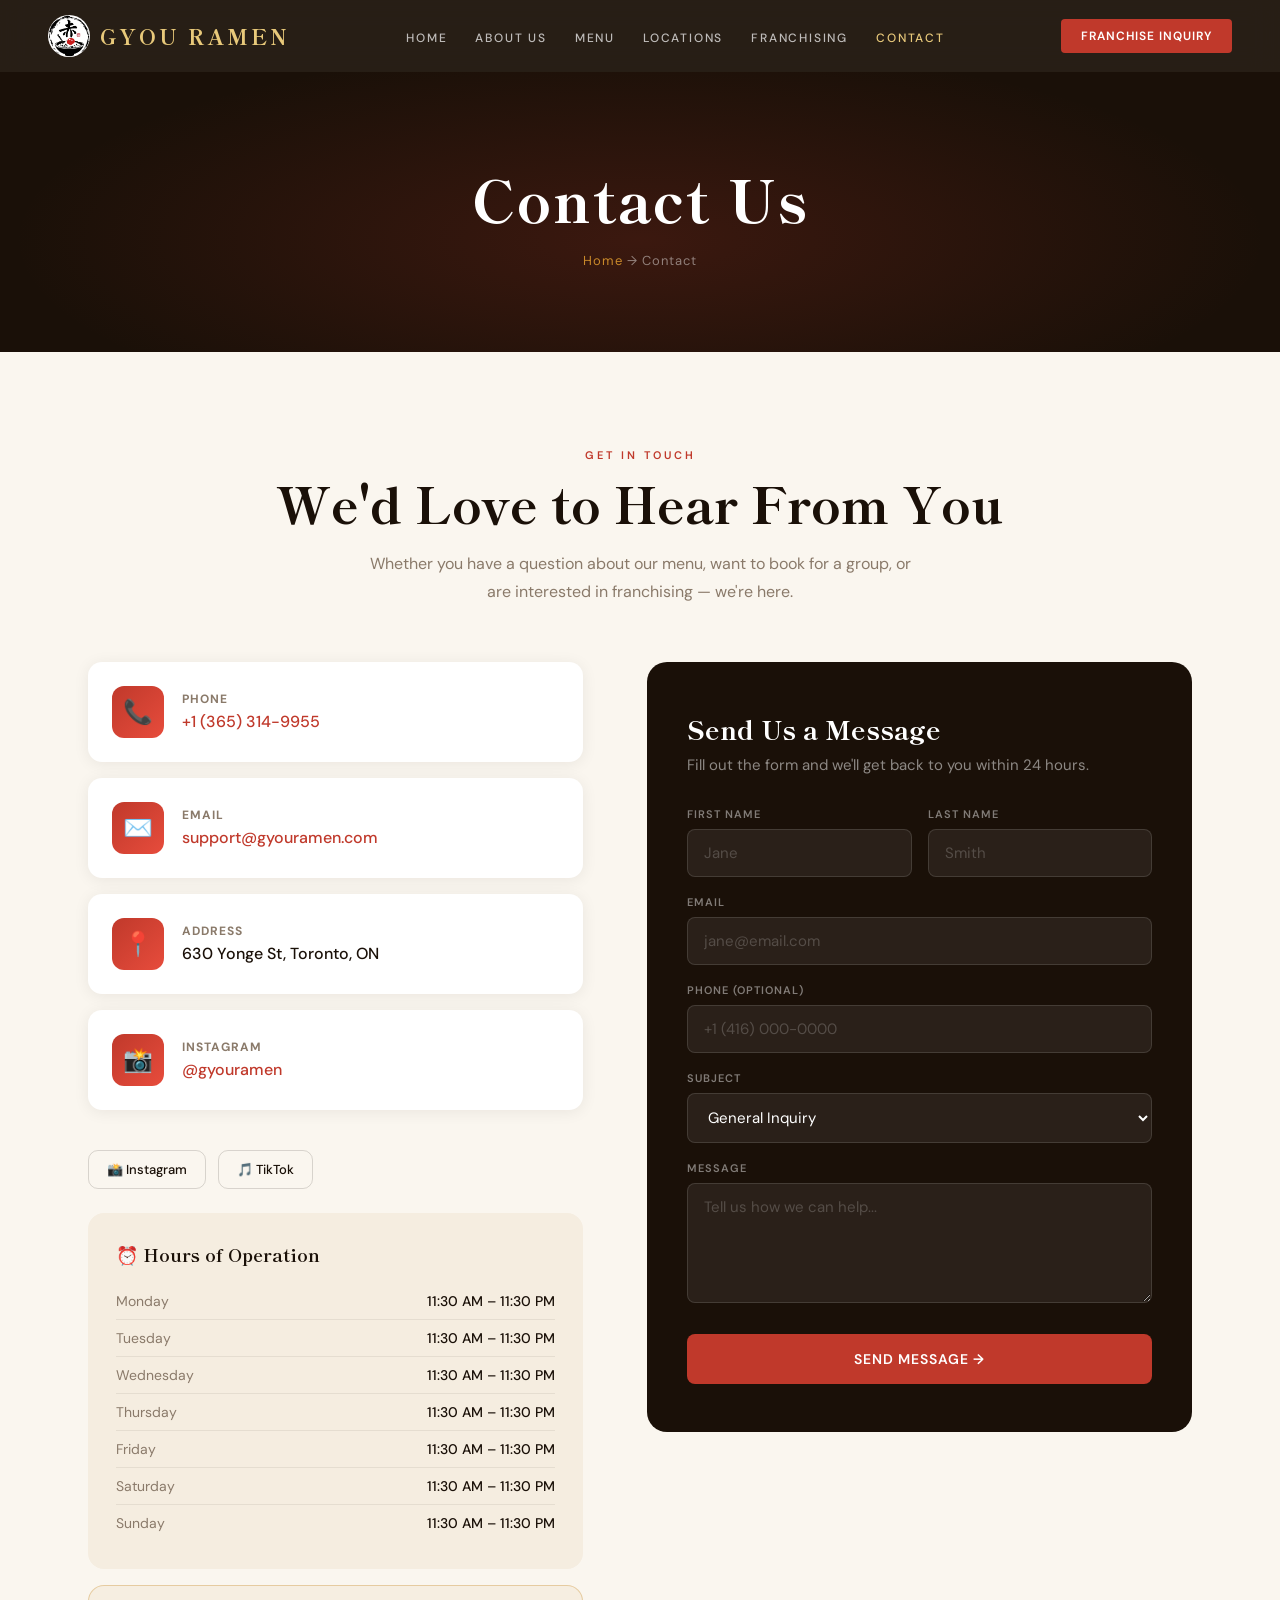
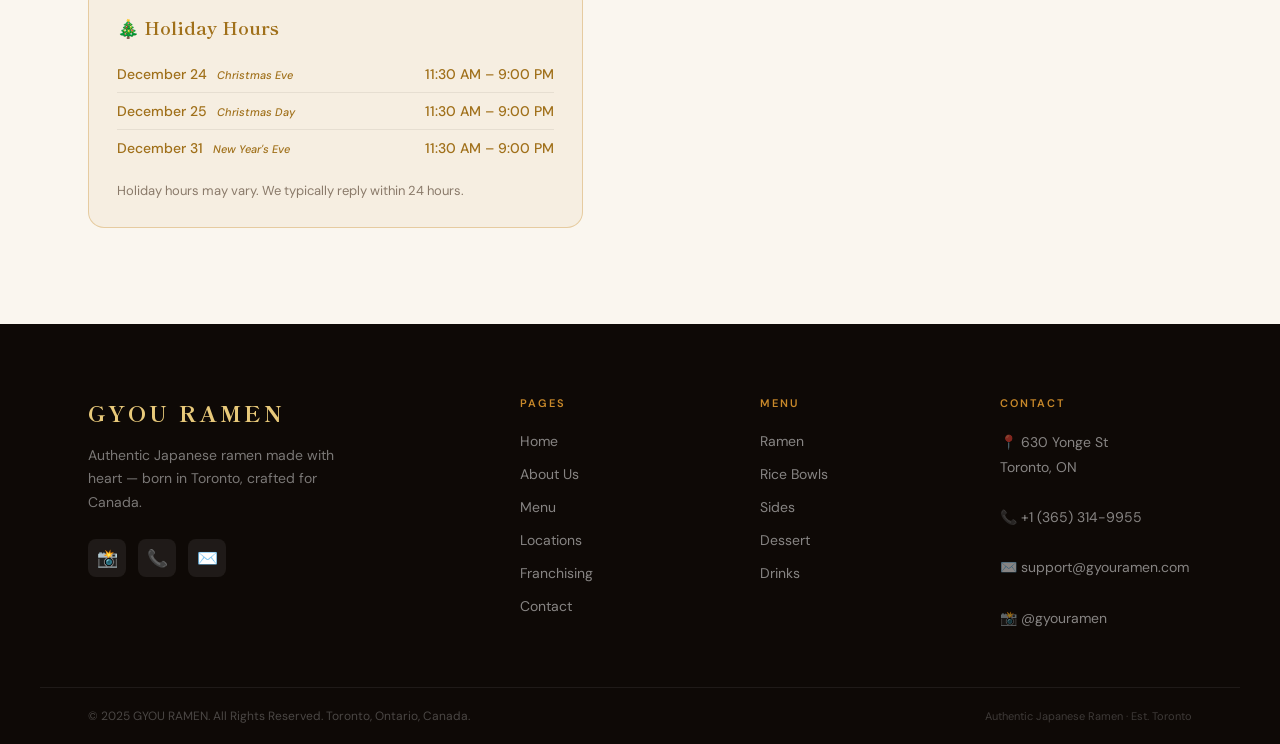
<file: contact.html>
<!DOCTYPE html>
<html lang="en">
<head>
<meta charset="UTF-8">
<meta name="viewport" content="width=device-width, initial-scale=1.0">
<title>Contact Us – GYOU RAMEN</title>
<meta name="description" content="Get in touch with GYOU RAMEN. Call, email, or DM us on Instagram. Located at 630 Yonge St, Toronto.">
  <link rel="icon" type="image/x-icon" href="favicon.ico">
  <link rel="icon" type="image/png" sizes="192x192" href="favicon-192.png">
  <link rel="apple-touch-icon" sizes="180x180" href="apple-touch-icon.png">
  <link rel="stylesheet" href="style.css">
<style>
.contact-main { background: var(--cream); }
.contact-layout { display: grid; grid-template-columns: 1fr 1.1fr; gap: 64px; align-items: start; }

/* Info side */
.contact-info-cards { display: flex; flex-direction: column; gap: 16px; margin-bottom: 40px; }
.c-card {
  background: white; border-radius: 14px; padding: 24px;
  display: flex; align-items: center; gap: 18px;
  box-shadow: 0 2px 16px rgba(26,16,8,.07);
  transition: transform .2s;
}
.c-card:hover { transform: translateX(4px); }
.c-card-icon {
  width: 52px; height: 52px; border-radius: 12px; flex-shrink: 0;
  background: linear-gradient(135deg, var(--red), #e74c3c);
  display: flex; align-items: center; justify-content: center; font-size: 24px;
}
.c-card strong { display: block; font-size: 12px; letter-spacing: 1px; text-transform: uppercase; color: var(--mist); margin-bottom: 4px; }
.c-card a, .c-card span { font-size: 16px; font-weight: 500; color: var(--ink); }
.c-card a { color: var(--red); }

.social-row { display: flex; gap: 12px; margin-top: 8px; }
.social-btn {
  display: flex; align-items: center; gap: 8px;
  padding: 10px 18px; border-radius: 10px;
  border: 1.5px solid rgba(26,16,8,.15);
  font-size: 13px; font-weight: 500; color: var(--ink);
  transition: border-color .2s, color .2s;
}
.social-btn:hover { border-color: var(--red); color: var(--red); }

.hours-block { background: var(--warm); border-radius: 16px; padding: 28px; margin-top: 24px; }
.hours-block h4 { font-family:'Shippori Mincho',serif; font-size:18px; font-weight:700; margin-bottom:16px; }
.h-row { display:flex; justify-content:space-between; padding:9px 0; border-bottom:1px solid rgba(26,16,8,.07); font-size:14px; }
.h-row:last-child { border-bottom:none; }
.h-row span:first-child { color:var(--mist); }
.h-row span:last-child { font-weight:500; }
.hours-holiday {
  margin-top: 16px;
  border: 1.5px solid rgba(201,137,42,.35);
  background: rgba(201,137,42,.07);
}
.hours-holiday h4 { color: #a0701a; }
.hours-holiday .h-row span:first-child { color: #a0701a; font-weight: 500; }
.hours-holiday .h-row span:last-child { color: #a0701a; }
.holiday-label {
  font-size: 11px; font-weight: 400;
  color: var(--mist); margin-left: 6px;
  font-style: italic;
}

/* Form side */
.contact-form-wrap {
  background: var(--ink); border-radius: 20px; padding: 48px 40px;
}
.contact-form-wrap h3 {
  font-family:'Shippori Mincho',serif; font-size:26px; font-weight:800;
  color:white; margin-bottom:8px;
}
.contact-form-wrap p { color:rgba(255,255,255,.5); font-size:15px; margin-bottom:32px; }

.form-group { margin-bottom: 18px; }
.form-group label {
  display:block; font-size:11px; letter-spacing:1px; text-transform:uppercase;
  color:rgba(255,255,255,.45); font-weight:600; margin-bottom:8px;
}
.form-group input, .form-group select, .form-group textarea {
  width:100%; padding:13px 16px;
  background:rgba(255,255,255,.07); border:1px solid rgba(255,255,255,.12);
  border-radius:8px; color:white; outline:none;
  font-family:'DM Sans',sans-serif; font-size:15px;
  transition:border-color .2s, background .2s;
}
.form-group input::placeholder, .form-group textarea::placeholder { color:rgba(255,255,255,.2); }
.form-group input:focus, .form-group select:focus, .form-group textarea:focus {
  border-color:var(--gold); background:rgba(255,255,255,.1);
}
.form-group select option { background:#1a1008; }
.form-group textarea { resize:vertical; min-height:120px; }
.form-row-2 { display:grid; grid-template-columns:1fr 1fr; gap:16px; }
.form-submit {
  width:100%; padding:16px; background:var(--red); color:white;
  border:none; border-radius:8px; font-family:'DM Sans',sans-serif;
  font-size:14px; font-weight:600; letter-spacing:1px; text-transform:uppercase;
  cursor:pointer; margin-top:8px; transition:background .2s, transform .15s;
}
.form-submit:hover { background:var(--red-deep); transform:translateY(-2px); }
.form-success {
  display:none; text-align:center; padding:40px 20px;
  color:var(--gold-light); font-family:'Shippori Mincho',serif; font-size:20px;
}

@media(max-width:900px){
  .contact-layout { grid-template-columns:1fr; }
  .form-row-2 { grid-template-columns:1fr; }
  .contact-form-wrap { padding:32px 24px; }
}
@media(max-width:600px){
  .social-row { flex-direction: column; }
  .social-btn { justify-content: center; }
  .hours-block { padding: 20px 16px; }
}
</style>
</head>
<body>

<div class="page-hero">
  <div class="page-hero-content">
    <h1>Contact Us</h1>
    <p class="breadcrumb"><a href="index.html">Home</a> → Contact</p>
  </div>
</div>

<main>
<section class="contact-main">
  <div class="container">
    <div style="text-align:center;margin-bottom:56px;">
      <span class="section-tag">Get in Touch</span>
      <h2 class="section-title">We'd Love to Hear From You</h2>
      <p class="section-sub" style="margin:0 auto;">Whether you have a question about our menu, want to book for a group, or are interested in franchising — we're here.</p>
    </div>

    <div class="contact-layout">
      <!-- LEFT INFO -->
      <div>
        <div class="contact-info-cards">
          <div class="c-card">
            <div class="c-card-icon">📞</div>
            <div>
              <strong>Phone</strong>
              <a href="tel:+13653149955">+1 (365) 314-9955</a>
            </div>
          </div>
          <div class="c-card">
            <div class="c-card-icon">✉️</div>
            <div>
              <strong>Email</strong>
              <a href="mailto:support@gyouramen.com">support@gyouramen.com</a>
            </div>
          </div>
          <div class="c-card">
            <div class="c-card-icon">📍</div>
            <div>
              <strong>Address</strong>
              <span>630 Yonge St, Toronto, ON</span>
            </div>
          </div>
          <div class="c-card">
            <div class="c-card-icon">📸</div>
            <div>
              <strong>Instagram</strong>
              <a href="https://instagram.com/gyouramen" target="_blank">@gyouramen</a>
            </div>
          </div>
        </div>

        <div class="social-row">
          <a href="https://instagram.com/gyouramen" target="_blank" class="social-btn">📸 Instagram</a>
          <a href="https://tiktok.com/@gyouramen" target="_blank" class="social-btn">🎵 TikTok</a>
        </div>

        <div class="hours-block">
          <h4>⏰ Hours of Operation</h4>
          <div class="h-row"><span>Monday</span><span>11:30 AM – 11:30 PM</span></div>
          <div class="h-row"><span>Tuesday</span><span>11:30 AM – 11:30 PM</span></div>
          <div class="h-row"><span>Wednesday</span><span>11:30 AM – 11:30 PM</span></div>
          <div class="h-row"><span>Thursday</span><span>11:30 AM – 11:30 PM</span></div>
          <div class="h-row"><span>Friday</span><span>11:30 AM – 11:30 PM</span></div>
          <div class="h-row"><span>Saturday</span><span>11:30 AM – 11:30 PM</span></div>
          <div class="h-row" style="border-bottom:none;"><span>Sunday</span><span>11:30 AM – 11:30 PM</span></div>
        </div>

        <div class="hours-block hours-holiday">
          <h4>🎄 Holiday Hours</h4>
          <div class="h-row"><span>December 24 <span class="holiday-label">Christmas Eve</span></span><span>11:30 AM – 9:00 PM</span></div>
          <div class="h-row"><span>December 25 <span class="holiday-label">Christmas Day</span></span><span>11:30 AM – 9:00 PM</span></div>
          <div class="h-row" style="border-bottom:none;"><span>December 31 <span class="holiday-label">New Year's Eve</span></span><span>11:30 AM – 9:00 PM</span></div>
          <div style="margin-top:16px;font-size:13px;color:var(--mist);">Holiday hours may vary. We typically reply within 24 hours.</div>
        </div>
      </div>

      <!-- RIGHT FORM -->
      <form class="contact-form-wrap" action="https://formspree.io/f/xvzybqgl" method="POST" id="contactFormWrap">
        <h3>Send Us a Message</h3>
        <p>Fill out the form and we'll get back to you within 24 hours.</p>
        <div class="form-row-2">
          <div class="form-group">
            <label>First Name</label>
            <input type="text" name="first_name" placeholder="Jane" required>
          </div>
          <div class="form-group">
            <label>Last Name</label>
            <input type="text" name="last_name" placeholder="Smith" required>
          </div>
        </div>
        <div class="form-group">
          <label>Email</label>
          <input type="email" name="email" placeholder="jane@email.com" required>
        </div>
        <div class="form-group">
          <label>Phone (optional)</label>
          <input type="tel" name="phone" placeholder="+1 (416) 000-0000">
        </div>
        <div class="form-group">
          <label>Subject</label>
          <select name="subject">
            <option>General Inquiry</option>
            <option>Franchise Information</option>
            <option>Group Booking / Event</option>
            <option>Menu Question</option>
            <option>Feedback</option>
            <option>Other</option>
          </select>
        </div>
        <div class="form-group">
          <label>Message</label>
          <textarea name="message" placeholder="Tell us how we can help..." required></textarea>
        </div>
        <input type="hidden" name="_subject" value="New Contact Form Submission – GYOU RAMEN">
        <input type="hidden" name="_next" value="https://www.gyouramen.com/contact.html">
        <button type="submit" class="form-submit">Send Message →</button>
      </form>
    </div>
  </div>
</section>
</main>

<script src="nav-footer.js"></script>

</body>
</html>
</file>
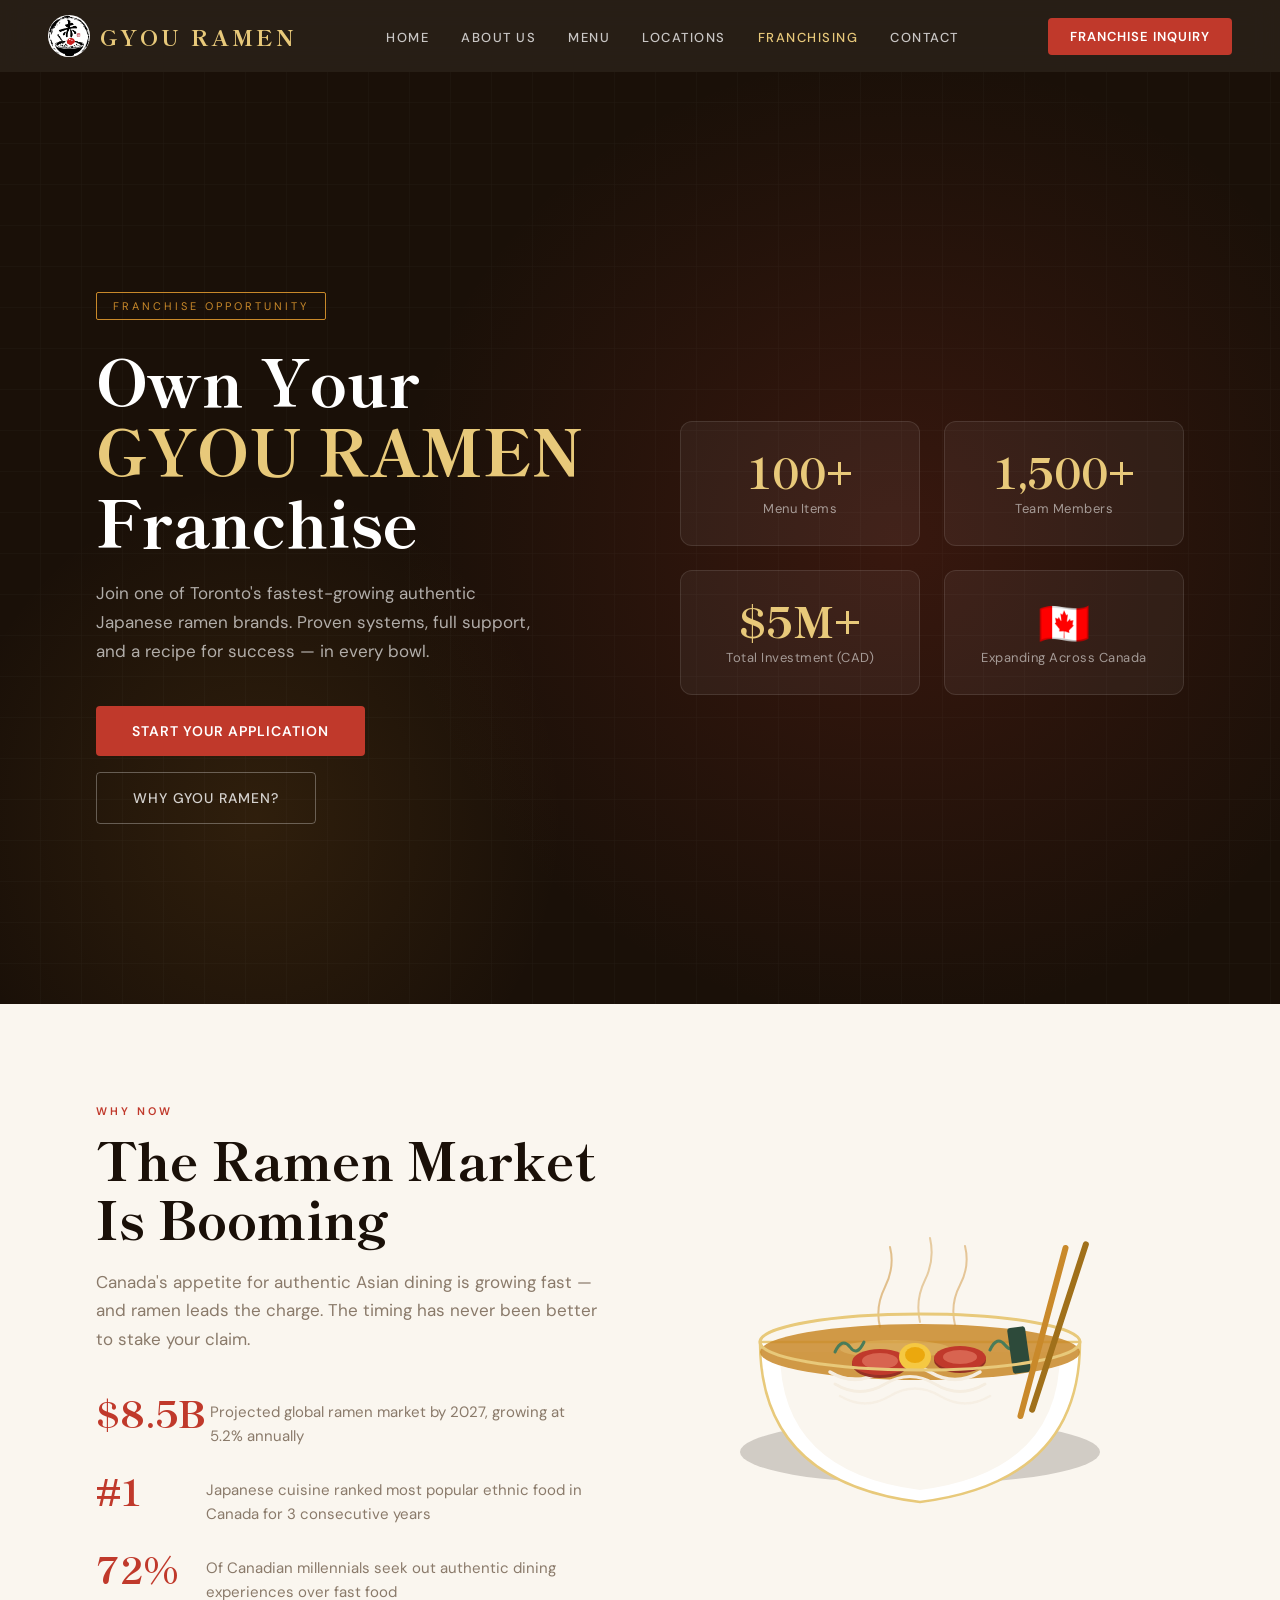
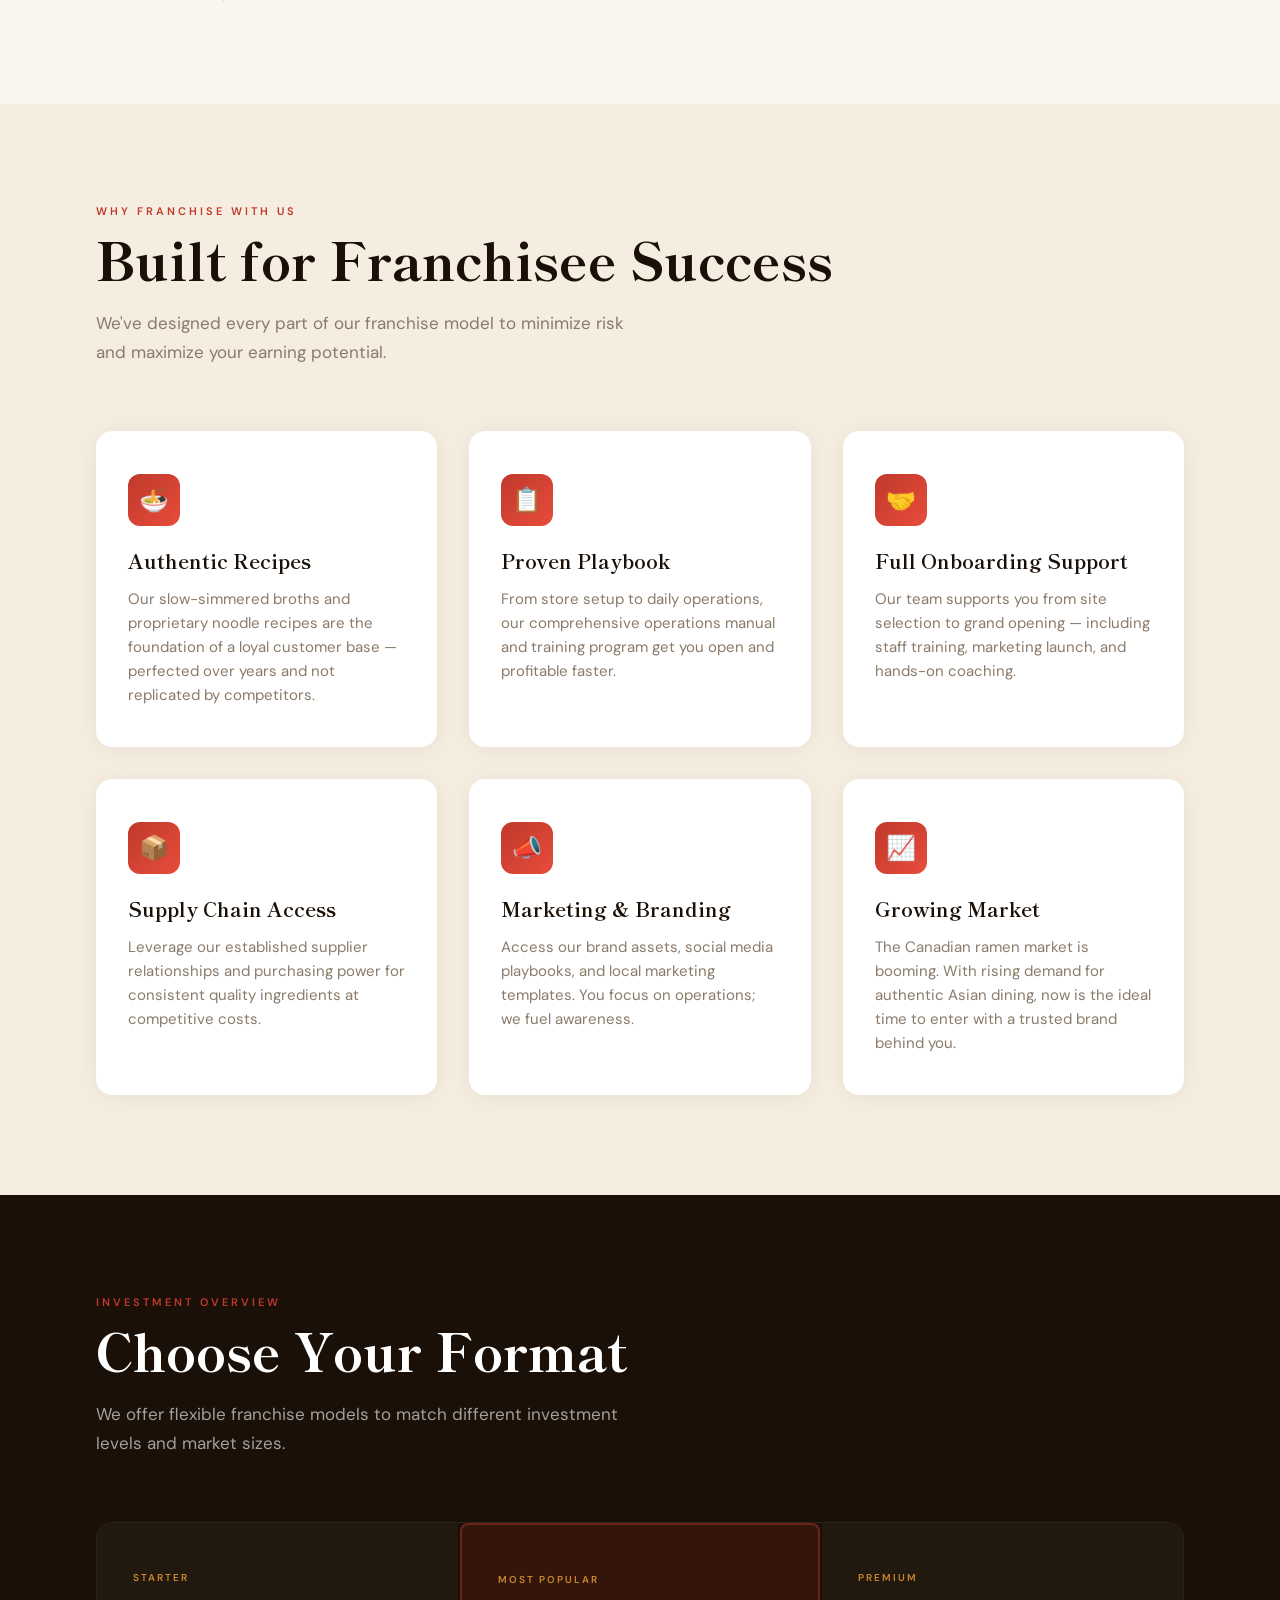
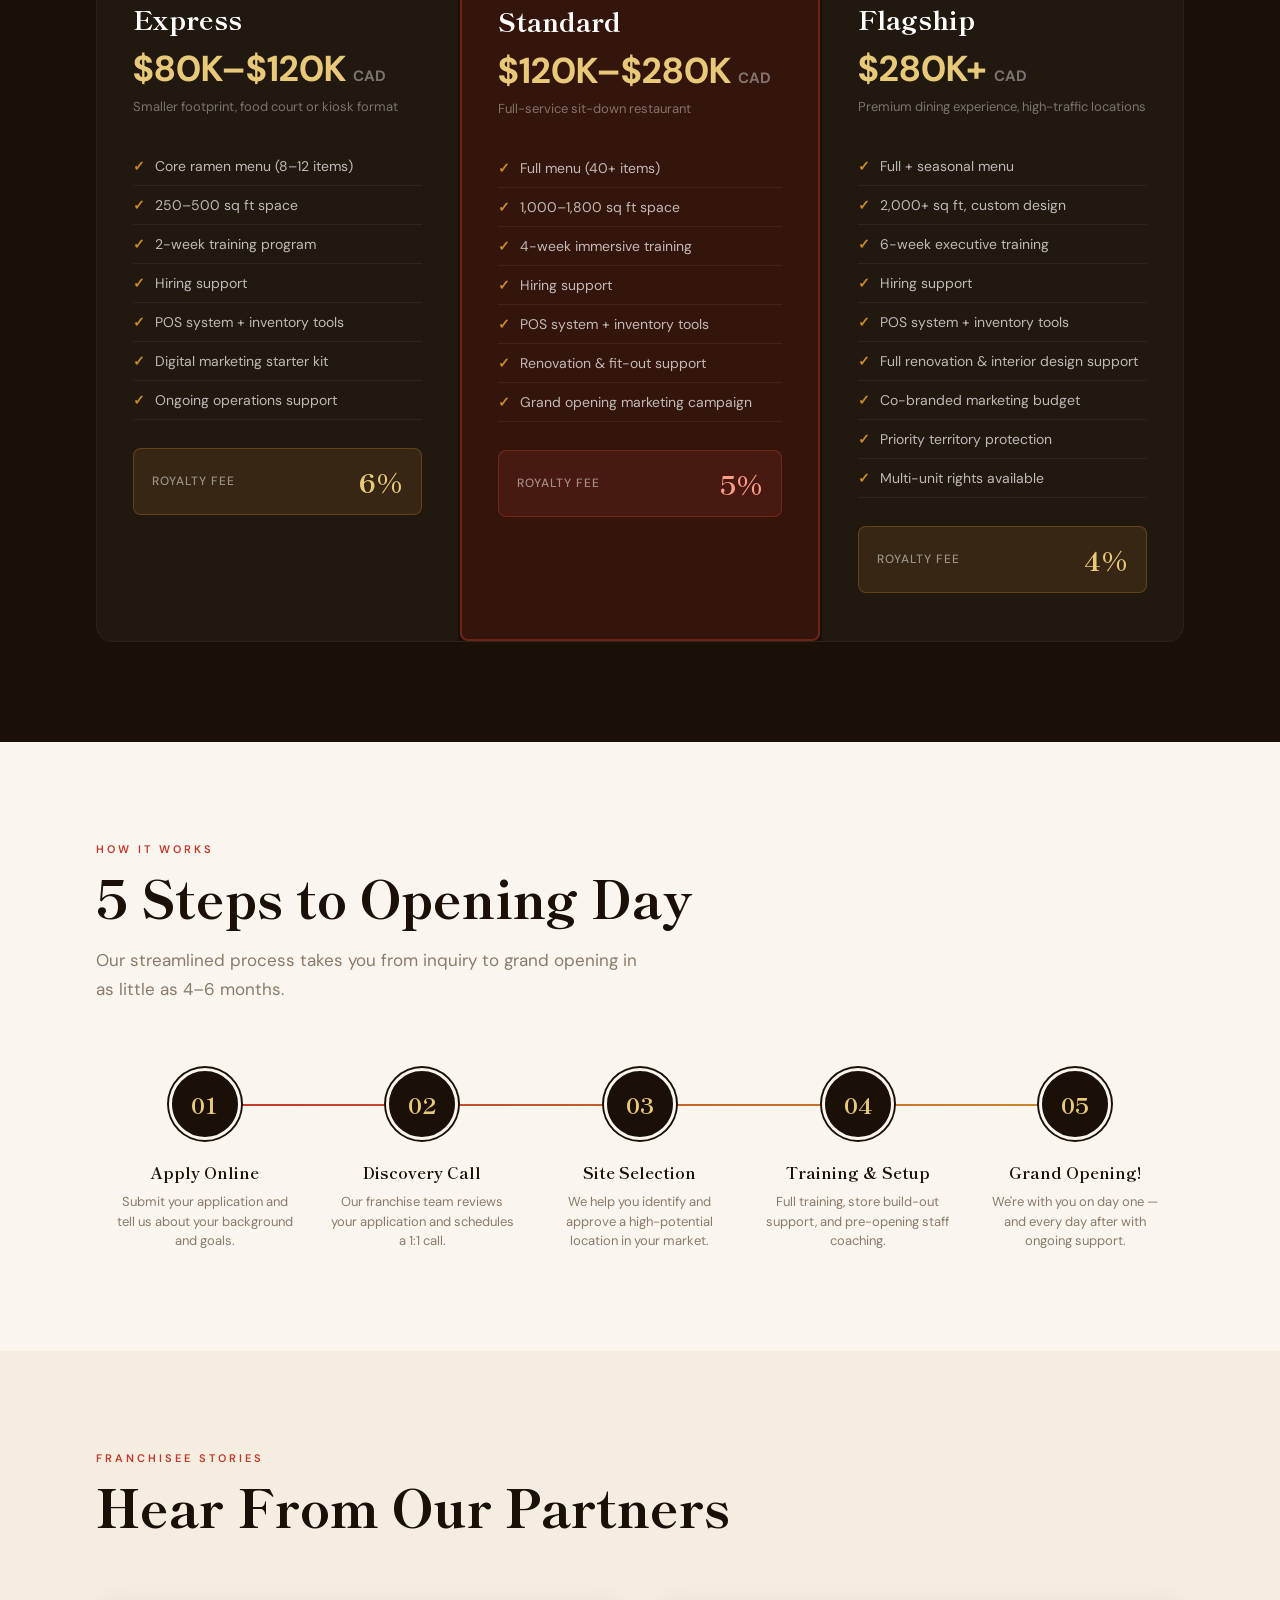
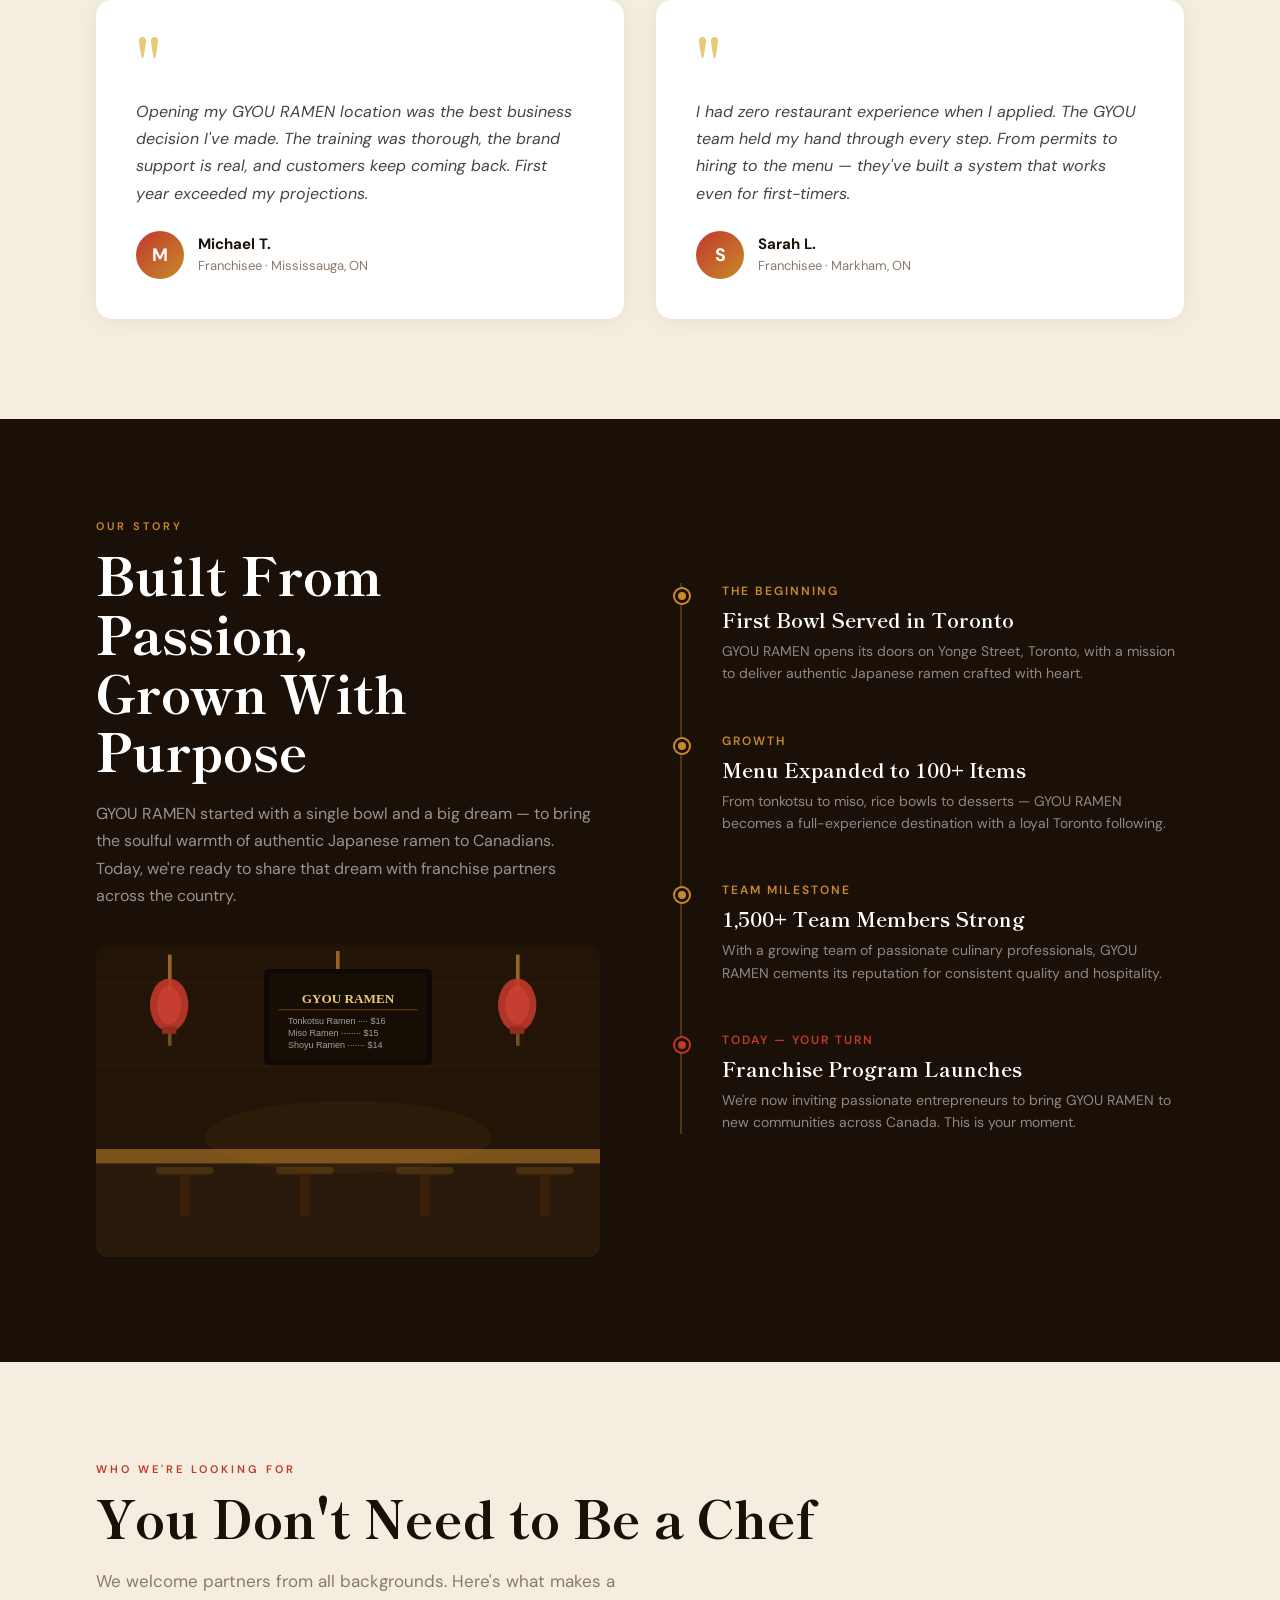
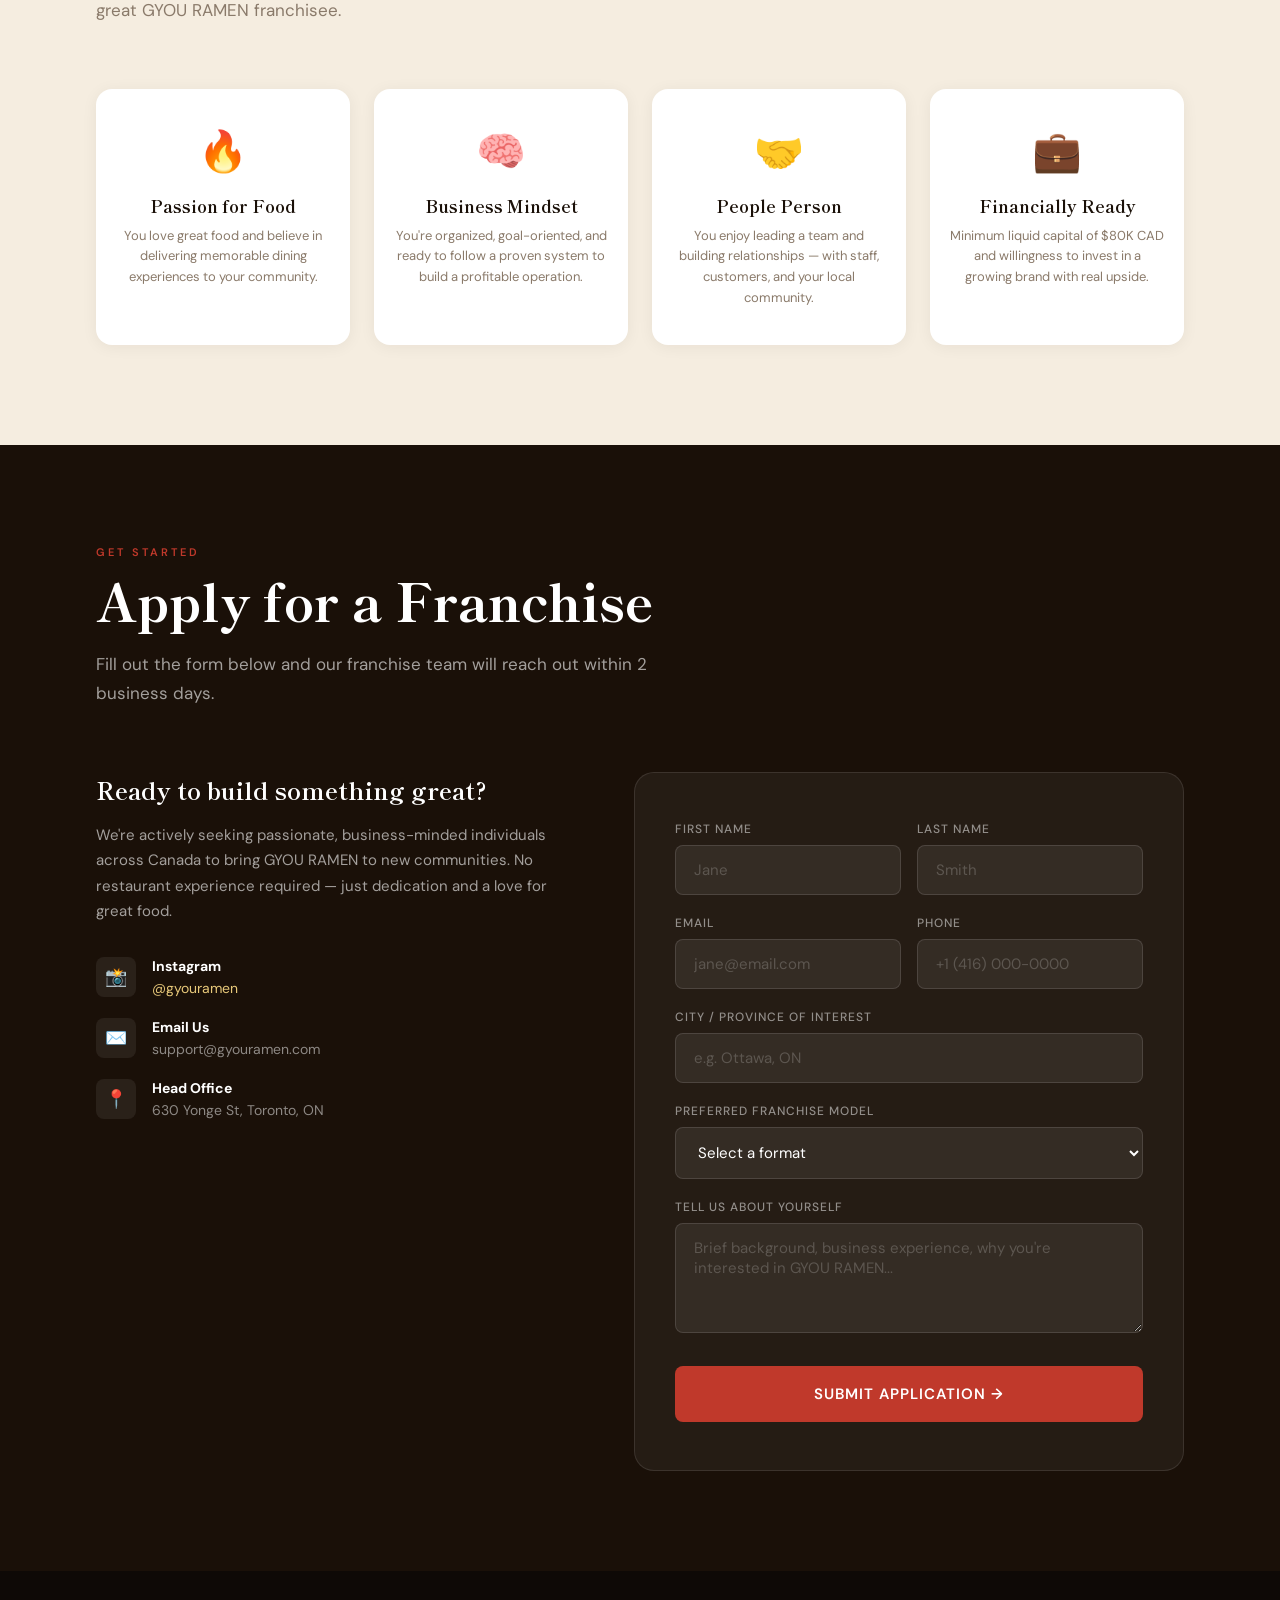
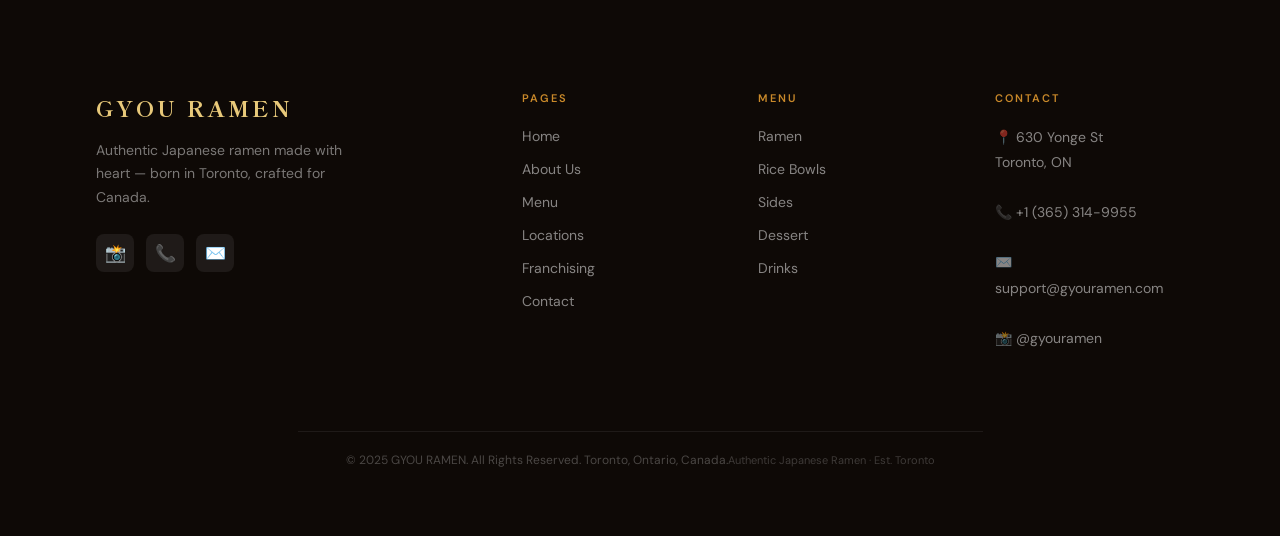
<file: franchising.html>
<!DOCTYPE html>
<html lang="en">
<head>
<meta charset="UTF-8">
<meta name="viewport" content="width=device-width, initial-scale=1.0">
<title>Franchise With Us – GYOU RAMEN</title>
<meta name="description" content="Own a GYOU RAMEN franchise in Canada. Join our growing ramen brand with proven systems, full training, and ongoing support. Apply today.">
<link rel="preconnect" href="https://fonts.googleapis.com">
  <link rel="icon" type="image/x-icon" href="favicon.ico">
  <link rel="icon" type="image/png" sizes="192x192" href="favicon-192.png">
  <link rel="apple-touch-icon" sizes="180x180" href="apple-touch-icon.png">
  <link rel="stylesheet" href="style.css">
<link href="https://fonts.googleapis.com/css2?family=Shippori+Mincho:wght@400;600;700;800&family=DM+Sans:wght@300;400;500;600&display=swap" rel="stylesheet">
<style>
  :root {
    --ink: #1a1008;
    --cream: #faf6ef;
    --warm: #f5ede0;
    --red: #c0392b;
    --red-deep: #922b21;
    --gold: #c9892a;
    --gold-light: #e8c97a;
    --mist: #8a7a6a;
    --white: #ffffff;
  }

  * { margin: 0; padding: 0; box-sizing: border-box; }

  html { scroll-behavior: smooth; }

  body {
    font-family: 'DM Sans', sans-serif;
    background: var(--cream);
    color: var(--ink);
    overflow-x: hidden;
  }

  /* NAV */
  nav {
    position: fixed; top: 0; left: 0; right: 0; z-index: 100;
    display: flex; align-items: center; justify-content: space-between;
    padding: 18px 48px;
    background: rgba(26,16,8,0.92);
    backdrop-filter: blur(12px);
  }
  .nav-logo {
    font-family: 'Shippori Mincho', serif;
    font-size: 22px; font-weight: 800;
    color: var(--gold-light);
    letter-spacing: 3px;
    text-decoration: none;
  }
  .nav-links { display: flex; gap: 32px; list-style: none; }
  .nav-links a {
    color: rgba(255,255,255,0.75);
    text-decoration: none;
    font-size: 13px;
    letter-spacing: 1.5px;
    text-transform: uppercase;
    font-weight: 500;
    transition: color 0.2s;
  }
  .nav-links a:hover, .nav-links a.active { color: var(--gold-light); }
  .nav-cta {
    background: var(--red); color: white;
    padding: 10px 22px; border-radius: 4px;
    font-size: 13px; font-weight: 600;
    letter-spacing: 1px; text-transform: uppercase;
    text-decoration: none;
    transition: background 0.2s;
  }
  .nav-cta:hover { background: var(--red-deep); }

  /* HERO */
  .hero {
    margin-top: var(--nav-h, 72px);
    min-height: 100vh;
    display: flex; align-items: center;
    background: var(--ink);
    position: relative;
    overflow: hidden;
  }
  .hero-bg {
    position: absolute; inset: 0;
    background:
      radial-gradient(ellipse 60% 80% at 70% 50%, rgba(192,57,43,0.18) 0%, transparent 65%),
      radial-gradient(ellipse 40% 60% at 20% 80%, rgba(201,137,42,0.12) 0%, transparent 60%);
  }
  .hero-pattern {
    position: absolute; inset: 0; opacity: 0.04;
    background-image: repeating-linear-gradient(
      0deg, transparent, transparent 40px, rgba(255,255,255,0.5) 40px, rgba(255,255,255,0.5) 41px
    ),
    repeating-linear-gradient(
      90deg, transparent, transparent 40px, rgba(255,255,255,0.5) 40px, rgba(255,255,255,0.5) 41px
    );
  }
  .hero-content {
    position: relative; z-index: 2;
    max-width: 1200px; margin: 0 auto;
    padding: 120px 48px 80px;
    display: grid; grid-template-columns: 1fr 1fr; gap: 80px; align-items: center;
  }
  .hero-tag {
    display: inline-block;
    border: 1px solid var(--gold);
    color: var(--gold);
    font-size: 11px; letter-spacing: 3px; text-transform: uppercase;
    padding: 6px 16px; border-radius: 2px;
    margin-bottom: 24px;
  }
  .hero h1 {
    font-family: 'Shippori Mincho', serif;
    font-size: clamp(40px, 5vw, 68px);
    font-weight: 800;
    color: var(--white);
    line-height: 1.1;
    margin-bottom: 24px;
  }
  .hero h1 span { color: var(--gold-light); }
  .hero-sub {
    color: rgba(255,255,255,0.65);
    font-size: 17px; line-height: 1.7;
    margin-bottom: 40px; max-width: 460px;
  }
  .hero-btns { display: flex; gap: 16px; flex-wrap: wrap; }
  .btn-primary {
    background: var(--red); color: white;
    padding: 16px 36px; border-radius: 4px;
    font-size: 14px; font-weight: 600;
    letter-spacing: 1px; text-transform: uppercase;
    text-decoration: none;
    transition: background 0.2s, transform 0.15s;
    display: inline-block;
  }
  .btn-primary:hover { background: var(--red-deep); transform: translateY(-2px); }
  .btn-outline {
    border: 1px solid rgba(255,255,255,0.3); color: rgba(255,255,255,0.8);
    padding: 16px 36px; border-radius: 4px;
    font-size: 14px; font-weight: 500;
    letter-spacing: 1px; text-transform: uppercase;
    text-decoration: none;
    transition: border-color 0.2s, color 0.2s;
    display: inline-block;
  }
  .btn-outline:hover { border-color: var(--gold); color: var(--gold-light); }

  .hero-stats {
    display: grid; grid-template-columns: 1fr 1fr; gap: 24px;
  }
  .stat-card {
    background: rgba(255,255,255,0.05);
    border: 1px solid rgba(255,255,255,0.1);
    border-radius: 12px; padding: 28px 24px;
    text-align: center;
    transition: border-color 0.3s, background 0.3s;
  }
  .stat-card:hover {
    border-color: rgba(201,137,42,0.4);
    background: rgba(201,137,42,0.06);
  }
  .stat-num {
    font-family: 'Shippori Mincho', serif;
    font-size: 42px; font-weight: 800;
    color: var(--gold-light);
    line-height: 1;
    margin-bottom: 8px;
  }
  .stat-label {
    color: rgba(255,255,255,0.55);
    font-size: 13px; letter-spacing: 0.5px;
  }

  /* SECTION BASE */
  section { padding: 100px 48px; }
  .container { max-width: 1200px; margin: 0 auto; }
  .section-tag {
    font-size: 11px; letter-spacing: 3px; text-transform: uppercase;
    color: var(--red); font-weight: 600; margin-bottom: 12px;
  }
  .section-title {
    font-family: 'Shippori Mincho', serif;
    font-size: clamp(32px, 4vw, 52px); font-weight: 800;
    line-height: 1.15; margin-bottom: 20px;
  }
  .section-sub {
    font-size: 17px; line-height: 1.7;
    color: var(--mist); max-width: 560px;
  }

  /* WHY */
  .why { background: var(--warm); }
  .why-grid {
    display: grid; grid-template-columns: repeat(3, 1fr); gap: 32px;
    margin-top: 64px;
  }
  .why-card {
    background: white; border-radius: 16px; padding: 40px 32px;
    box-shadow: 0 2px 24px rgba(26,16,8,0.06);
    border-top: 3px solid transparent;
    transition: border-color 0.3s, transform 0.2s;
  }
  .why-card:hover { border-color: var(--red); transform: translateY(-4px); }
  .why-icon {
    width: 52px; height: 52px; border-radius: 12px;
    background: linear-gradient(135deg, var(--red), #e74c3c);
    display: flex; align-items: center; justify-content: center;
    font-size: 24px; margin-bottom: 20px;
  }
  .why-card h3 {
    font-family: 'Shippori Mincho', serif;
    font-size: 20px; font-weight: 700; margin-bottom: 12px;
  }
  .why-card p { font-size: 15px; color: var(--mist); line-height: 1.6; }

  /* INVESTMENT */
  .investment { background: var(--ink); color: white; }
  .investment .section-title { color: white; }
  .investment .section-sub { color: rgba(255,255,255,0.6); }
  .invest-grid {
    display: grid; grid-template-columns: repeat(3, 1fr); gap: 2px;
    margin-top: 64px; border-radius: 16px; overflow: hidden;
    border: 1px solid rgba(255,255,255,0.08);
  }
  .invest-tier {
    padding: 48px 36px;
    background: rgba(255,255,255,0.03);
    position: relative;
    transition: background 0.3s;
  }
  .invest-tier:hover { background: rgba(255,255,255,0.06); }
  .invest-tier.featured {
    background: rgba(192,57,43,0.15);
    border: 2px solid rgba(192,57,43,0.4);
    border-radius: 8px;
    z-index: 1;
  }
  .tier-badge {
    font-size: 10px; letter-spacing: 2px; text-transform: uppercase;
    color: var(--gold); font-weight: 600; margin-bottom: 16px;
  }
  .tier-name {
    font-family: 'Shippori Mincho', serif;
    font-size: 26px; font-weight: 800; color: white;
    margin-bottom: 8px;
  }
  .tier-price {
    font-size: 36px; font-weight: 700; color: var(--gold-light);
    margin-bottom: 6px;
  }
  .tier-price span { font-size: 15px; color: rgba(255,255,255,0.4); }
  .tier-note { font-size: 13px; color: rgba(255,255,255,0.4); margin-bottom: 32px; }
  .tier-features { list-style: none; }
  .tier-features li {
    padding: 10px 0;
    border-bottom: 1px solid rgba(255,255,255,0.06);
    font-size: 14px; color: rgba(255,255,255,0.7);
    display: flex; align-items: center; gap: 10px;
  }
  .tier-features li::before { content: "✓"; color: var(--gold); font-weight: 700; flex-shrink: 0; }

  /* STEPS */
  .steps { background: var(--cream); }
  .steps-list {
    margin-top: 64px;
    display: grid; grid-template-columns: repeat(5, 1fr); gap: 0;
    position: relative;
  }
  .steps-list::before {
    content: ''; position: absolute;
    top: 36px; left: 10%; right: 10%; height: 2px;
    background: linear-gradient(90deg, var(--red), var(--gold));
    z-index: 0;
  }
  .step {
    text-align: center; padding: 0 16px;
    position: relative; z-index: 1;
  }
  .step-num {
    width: 72px; height: 72px; border-radius: 50%;
    background: var(--ink); color: var(--gold-light);
    font-family: 'Shippori Mincho', serif;
    font-size: 22px; font-weight: 800;
    display: flex; align-items: center; justify-content: center;
    margin: 0 auto 20px;
    border: 3px solid var(--cream);
    box-shadow: 0 0 0 2px var(--ink);
  }
  .step h4 {
    font-family: 'Shippori Mincho', serif;
    font-size: 16px; font-weight: 700; margin-bottom: 8px;
  }
  .step p { font-size: 13px; color: var(--mist); line-height: 1.5; }

  /* TESTIMONIAL */
  .testimonial-section { background: var(--warm); }
  .testimonial-grid {
    display: grid; grid-template-columns: 1fr 1fr; gap: 32px;
    margin-top: 64px;
  }
  .testimonial-card {
    background: white; border-radius: 16px; padding: 40px;
    box-shadow: 0 2px 24px rgba(26,16,8,0.06);
  }
  .quote-mark {
    font-family: 'Shippori Mincho', serif;
    font-size: 64px; color: var(--gold-light);
    line-height: 0.6; margin-bottom: 20px;
    display: block;
  }
  .testimonial-card p {
    font-size: 16px; line-height: 1.7; color: #444;
    margin-bottom: 24px; font-style: italic;
  }
  .t-author { display: flex; align-items: center; gap: 14px; }
  .t-avatar {
    width: 48px; height: 48px; border-radius: 50%;
    background: linear-gradient(135deg, var(--red), var(--gold));
    display: flex; align-items: center; justify-content: center;
    color: white; font-weight: 700; font-size: 18px;
  }
  .t-info strong { display: block; font-size: 15px; }
  .t-info span { font-size: 13px; color: var(--mist); }

  /* FORM */
  .apply { background: var(--ink); color: white; }
  .apply .section-title { color: white; }
  .apply .section-sub { color: rgba(255,255,255,0.6); }
  .apply-layout {
    display: grid; grid-template-columns: 1fr 1.2fr; gap: 80px;
    margin-top: 64px; align-items: start;
  }
  .apply-info h3 {
    font-family: 'Shippori Mincho', serif;
    font-size: 24px; font-weight: 700; color: white; margin-bottom: 16px;
  }
  .apply-info p { color: rgba(255,255,255,0.6); font-size: 15px; line-height: 1.7; margin-bottom: 32px; }
  .contact-item {
    display: flex; align-items: flex-start; gap: 16px; margin-bottom: 20px;
  }
  .contact-icon {
    width: 40px; height: 40px; border-radius: 8px;
    background: rgba(255,255,255,0.07);
    display: flex; align-items: center; justify-content: center;
    font-size: 18px; flex-shrink: 0;
  }
  .contact-item strong { display: block; color: white; font-size: 14px; margin-bottom: 2px; }
  .contact-item span { color: rgba(255,255,255,0.5); font-size: 14px; }

  .apply-form {
    background: rgba(255,255,255,0.05);
    border: 1px solid rgba(255,255,255,0.1);
    border-radius: 20px; padding: 48px 40px;
  }
  .form-row { display: grid; grid-template-columns: 1fr 1fr; gap: 16px; }
  .form-group { margin-bottom: 20px; }
  .form-group label {
    display: block; font-size: 12px; letter-spacing: 1px;
    text-transform: uppercase; color: rgba(255,255,255,0.5);
    margin-bottom: 8px; font-weight: 500;
  }
  .form-group input,
  .form-group select,
  .form-group textarea {
    width: 100%; padding: 14px 18px;
    background: rgba(255,255,255,0.07);
    border: 1px solid rgba(255,255,255,0.12);
    border-radius: 8px; color: white;
    font-family: 'DM Sans', sans-serif; font-size: 15px;
    transition: border-color 0.2s, background 0.2s;
    outline: none;
  }
  .form-group input::placeholder,
  .form-group textarea::placeholder { color: rgba(255,255,255,0.2); }
  .form-group input:focus,
  .form-group select:focus,
  .form-group textarea:focus {
    border-color: var(--gold);
    background: rgba(255,255,255,0.1);
  }
  .form-group select option { background: #1a1008; }
  .form-group textarea { resize: vertical; min-height: 110px; }
  .form-submit {
    width: 100%; padding: 18px;
    background: var(--red); color: white;
    border: none; border-radius: 8px;
    font-family: 'DM Sans', sans-serif;
    font-size: 15px; font-weight: 600;
    letter-spacing: 1px; text-transform: uppercase;
    cursor: pointer;
    transition: background 0.2s, transform 0.15s;
    margin-top: 8px;
  }
  .form-submit:hover { background: var(--red-deep); transform: translateY(-2px); }

  /* FOOTER */
  footer {
    background: #0e0906; padding: 48px;
    display: flex; align-items: center; justify-content: space-between;
    flex-wrap: wrap; gap: 24px;
  }
  .footer-logo {
    font-family: 'Shippori Mincho', serif;
    font-size: 20px; font-weight: 800;
    color: var(--gold-light); letter-spacing: 3px;
  }
  footer p { color: rgba(255,255,255,0.3); font-size: 13px; }
  .footer-links { display: flex; gap: 24px; }
  .footer-links a { color: rgba(255,255,255,0.4); font-size: 13px; text-decoration: none; }
  .footer-links a:hover { color: var(--gold-light); }

  /* MARKET OPP */
  .market-opp { background: var(--cream); padding: 100px 48px; }
  .market-layout {
    display: grid; grid-template-columns: 1fr 1fr; gap: 80px; align-items: center;
  }
  .market-points { margin-top: 40px; display: flex; flex-direction: column; gap: 24px; }
  .market-point { display: flex; align-items: flex-start; gap: 20px; }
  .mp-num {
    font-family: 'Shippori Mincho', serif;
    font-size: 36px; font-weight: 800; color: var(--red);
    min-width: 90px; line-height: 1;
  }
  .mp-text { font-size: 15px; color: var(--mist); line-height: 1.6; padding-top: 6px; }

  /* TIMELINE */
  .timeline-section { background: var(--ink); color: white; padding: 100px 48px; }
  .timeline-section .section-title { color: white; }
  .timeline-section .section-tag { color: var(--gold); }
  .timeline-wrap {
    margin-top: 64px; position: relative;
    border-left: 2px solid rgba(201,137,42,0.3); padding-left: 40px;
  }
  .tl-item { position: relative; margin-bottom: 48px; }
  .tl-item:last-child { margin-bottom: 0; }
  .tl-dot {
    width: 14px; height: 14px; border-radius: 50%;
    background: var(--gold); border: 3px solid var(--ink);
    position: absolute; left: -47px; top: 6px;
    box-shadow: 0 0 0 2px var(--gold);
  }
  .tl-year {
    font-size: 12px; letter-spacing: 2px; text-transform: uppercase;
    color: var(--gold); font-weight: 600; margin-bottom: 6px;
  }
  .tl-title {
    font-family: 'Shippori Mincho', serif;
    font-size: 20px; font-weight: 700; color: white; margin-bottom: 6px;
  }
  .tl-desc { font-size: 14px; color: rgba(255,255,255,0.5); line-height: 1.6; }

  /* IDEAL FRANCHISEE */
  .ideal { background: var(--warm); padding: 100px 48px; }
  .ideal-grid { display: grid; grid-template-columns: repeat(4,1fr); gap: 24px; margin-top: 64px; }
  .ideal-card {
    text-align: center; padding: 36px 20px;
    background: white; border-radius: 16px;
    box-shadow: 0 2px 16px rgba(26,16,8,0.06);
  }
  .ideal-emoji { font-size: 40px; margin-bottom: 16px; }
  .ideal-card h4 { font-family:'Shippori Mincho',serif; font-size:17px; font-weight:700; margin-bottom:8px; }
  .ideal-card p { font-size:13px; color:var(--mist); line-height:1.6; }

  /* ROYALTY ROW */
  .royalty-row {
    display: flex; align-items: center; justify-content: space-between;
    margin-top: 28px; padding: 14px 18px;
    background: rgba(201,137,42,0.12);
    border: 1px solid rgba(201,137,42,0.3);
    border-radius: 8px;
  }
  .royalty-label { font-size: 12px; letter-spacing: 1px; text-transform: uppercase; color: rgba(255,255,255,0.5); font-weight: 500; }
  .royalty-val { font-family: 'Shippori Mincho', serif; font-size: 26px; font-weight: 800; color: var(--gold-light); }
  .invest-tier.featured .royalty-row { background: rgba(192,57,43,0.15); border-color: rgba(192,57,43,0.4); }
  .invest-tier.featured .royalty-val { color: #ff9d8a; }

  /* SUCCESS MSG */
  .success-msg {
    display: none; text-align: center; padding: 40px 20px;
    color: var(--gold-light);
    font-family: 'Shippori Mincho', serif;
    font-size: 22px;
  }

  /* MOBILE */
  @media (max-width: 768px) {
    nav { padding: 16px 20px; }
    .nav-links { display: none; }
    section { padding: 72px 20px; }
    .hero-content {
      grid-template-columns: 1fr; gap: 48px; padding: 100px 20px 60px;
    }
    .market-layout { grid-template-columns: 1fr; gap: 40px; }
    .market-visual { display: none; }
    .ideal-grid { grid-template-columns: 1fr 1fr; }
    .timeline-section .container > div { grid-template-columns: 1fr !important; }
    .timeline-wrap { margin-top: 40px; }
    .why-grid { grid-template-columns: 1fr; }
    .invest-grid { grid-template-columns: 1fr; }
    .steps-list {
      grid-template-columns: 1fr; gap: 32px;
    }
    .steps-list::before { display: none; }
    .testimonial-grid { grid-template-columns: 1fr; }
    .apply-layout { grid-template-columns: 1fr; gap: 48px; }
    .form-row { grid-template-columns: 1fr; }
    footer { flex-direction: column; align-items: flex-start; }
  }

  /* ANIMATIONS */
  @keyframes fadeUp {
    from { opacity: 0; transform: translateY(32px); }
    to { opacity: 1; transform: translateY(0); }
  }
  .hero-content > * { animation: fadeUp 0.7s ease both; }
  .hero-content > :nth-child(2) { animation-delay: 0.15s; }

  /* ── MOBILE ── */
  @media (max-width: 900px) {
    .hero-content { grid-template-columns: 1fr !important; gap: 40px; padding: 100px 20px 60px; }
    .hero-stats { grid-template-columns: 1fr 1fr; }
    .market-layout { grid-template-columns: 1fr !important; gap: 40px; }
    .market-visual { display: none; }
    .why-grid { grid-template-columns: 1fr !important; }
    .invest-grid { grid-template-columns: 1fr !important; }
    .steps-list { grid-template-columns: 1fr !important; gap: 32px; }
    .steps-list::before { display: none; }
    .testimonial-grid { grid-template-columns: 1fr !important; }
    .apply-layout { grid-template-columns: 1fr !important; gap: 48px; }
    .form-row { grid-template-columns: 1fr !important; }
    .ideal-grid { grid-template-columns: 1fr 1fr !important; }
    .timeline-section .container > div { grid-template-columns: 1fr !important; }
    .timeline-wrap { margin-top: 40px; }
    .apply-form { padding: 32px 24px !important; }
    section { padding: 72px 48px; }
  }
  @media (max-width: 600px) {
    section { padding: 60px 20px; }
    .hero-stats { grid-template-columns: 1fr 1fr; }
    .ideal-grid { grid-template-columns: 1fr !important; }
    .noodle-options { flex-direction: column; }
    .lunch-banner { flex-direction: column; text-align: center; }
    .lunch-price { text-align: center; }
  }
</style>
</head>
<body>

<!-- HERO -->
<section class="hero">
  <div class="hero-bg"></div>
  <div class="hero-pattern"></div>
  <div class="hero-content">
    <div>
      <span class="hero-tag">Franchise Opportunity</span>
      <h1>Own Your <span>GYOU RAMEN</span> Franchise</h1>
      <p class="hero-sub">Join one of Toronto's fastest-growing authentic Japanese ramen brands. Proven systems, full support, and a recipe for success — in every bowl.</p>
      <div class="hero-btns">
        <a href="#apply" class="btn-primary">Start Your Application</a>
        <a href="#why" class="btn-outline">Why GYOU RAMEN?</a>
      </div>
    </div>
    <div class="hero-stats">
      <div class="stat-card">
        <div class="stat-num">100+</div>
        <div class="stat-label">Menu Items</div>
      </div>
      <div class="stat-card">
        <div class="stat-num">1,500+</div>
        <div class="stat-label">Team Members</div>
      </div>
      <div class="stat-card">
        <div class="stat-num">$5M+</div>
        <div class="stat-label">Total Investment (CAD)</div>
      </div>
      <div class="stat-card">
        <div class="stat-num">🇨🇦</div>
        <div class="stat-label">Expanding Across Canada</div>
      </div>
    </div>
  </div>
</section>

<!-- MARKET OPPORTUNITY -->
<section class="market-opp">
  <div class="container">
    <div class="market-layout">
      <div class="market-text">
        <div class="section-tag">Why Now</div>
        <h2 class="section-title">The Ramen Market Is Booming</h2>
        <p class="section-sub">Canada's appetite for authentic Asian dining is growing fast — and ramen leads the charge. The timing has never been better to stake your claim.</p>
        <div class="market-points">
          <div class="market-point">
            <div class="mp-num">$8.5B</div>
            <div class="mp-text">Projected global ramen market by 2027, growing at 5.2% annually</div>
          </div>
          <div class="market-point">
            <div class="mp-num">#1</div>
            <div class="mp-text">Japanese cuisine ranked most popular ethnic food in Canada for 3 consecutive years</div>
          </div>
          <div class="market-point">
            <div class="mp-num">72%</div>
            <div class="mp-text">Of Canadian millennials seek out authentic dining experiences over fast food</div>
          </div>
        </div>
      </div>
      <div class="market-visual">
        <svg viewBox="0 0 480 420" xmlns="http://www.w3.org/2000/svg" style="width:100%;max-width:480px;">
          <ellipse cx="240" cy="310" rx="180" ry="32" fill="#1a1008" opacity="0.18"/>
          <path d="M80 200 Q80 340 240 360 Q400 340 400 200 Z" fill="#fff" stroke="#e8c97a" stroke-width="2.5"/>
          <path d="M100 210 Q100 330 240 348 Q380 330 380 210 Z" fill="#faf6ef"/>
          <ellipse cx="240" cy="210" rx="160" ry="28" fill="#c9892a" opacity="0.85"/>
          <ellipse cx="215" cy="207" rx="55" ry="9" fill="#e8c97a" opacity="0.35"/>
          <path d="M150 230 Q175 245 200 230 Q225 215 250 230 Q275 245 300 230" stroke="#f5ede0" stroke-width="3.5" fill="none" stroke-linecap="round"/>
          <path d="M155 242 Q180 257 205 242 Q230 227 255 242 Q280 257 305 242" stroke="#f5ede0" stroke-width="3" fill="none" stroke-linecap="round"/>
          <path d="M160 254 Q185 269 210 254 Q235 239 260 254 Q285 269 310 254" stroke="#f5ede0" stroke-width="2.5" fill="none" stroke-linecap="round" opacity="0.7"/>
          <ellipse cx="200" cy="222" rx="28" ry="14" fill="#922b21" opacity="0.95"/>
          <ellipse cx="200" cy="220" rx="28" ry="13" fill="#c0392b"/>
          <ellipse cx="200" cy="219" rx="18" ry="8" fill="#e8816a" opacity="0.6"/>
          <ellipse cx="280" cy="218" rx="26" ry="13" fill="#922b21" opacity="0.95"/>
          <ellipse cx="280" cy="216" rx="26" ry="12" fill="#c0392b"/>
          <ellipse cx="280" cy="215" rx="17" ry="7" fill="#e8816a" opacity="0.6"/>
          <ellipse cx="235" cy="215" rx="16" ry="14" fill="#f5c842"/>
          <ellipse cx="235" cy="213" rx="10" ry="8" fill="#e8a000" opacity="0.8"/>
          <path d="M155 210 Q162 195 170 205 Q177 215 184 200" stroke="#4a7c59" stroke-width="3" fill="none" stroke-linecap="round"/>
          <path d="M310 208 Q317 193 325 203 Q333 213 340 198" stroke="#4a7c59" stroke-width="3" fill="none" stroke-linecap="round"/>
          <rect x="330" y="185" width="18" height="46" rx="3" fill="#2d4a3a" transform="rotate(-8,339,208)"/>
          <path d="M200 185 Q195 165 205 145 Q215 125 210 105" stroke="#c9892a" stroke-width="2" fill="none" stroke-linecap="round" opacity="0.5"/>
          <path d="M240 180 Q235 158 245 138 Q255 118 250 96" stroke="#c9892a" stroke-width="2" fill="none" stroke-linecap="round" opacity="0.4"/>
          <path d="M275 183 Q270 162 280 143 Q290 124 285 104" stroke="#c9892a" stroke-width="2" fill="none" stroke-linecap="round" opacity="0.45"/>
          <ellipse cx="240" cy="200" rx="160" ry="28" fill="none" stroke="#e8c97a" stroke-width="3"/>
          <rect x="360" y="100" width="6" height="180" rx="3" fill="#c9892a" transform="rotate(15,363,190)"/>
          <rect x="376" y="95" width="6" height="180" rx="3" fill="#a0701a" transform="rotate(18,379,185)"/>
        </svg>
      </div>
    </div>
  </div>
</section>

<!-- WHY -->
<section class="why" id="why">
  <div class="container">
    <div class="section-tag">Why Franchise With Us</div>
    <h2 class="section-title">Built for Franchisee Success</h2>
    <p class="section-sub">We've designed every part of our franchise model to minimize risk and maximize your earning potential.</p>
    <div class="why-grid">
      <div class="why-card">
        <div class="why-icon">🍜</div>
        <h3>Authentic Recipes</h3>
        <p>Our slow-simmered broths and proprietary noodle recipes are the foundation of a loyal customer base — perfected over years and not replicated by competitors.</p>
      </div>
      <div class="why-card">
        <div class="why-icon">📋</div>
        <h3>Proven Playbook</h3>
        <p>From store setup to daily operations, our comprehensive operations manual and training program get you open and profitable faster.</p>
      </div>
      <div class="why-card">
        <div class="why-icon">🤝</div>
        <h3>Full Onboarding Support</h3>
        <p>Our team supports you from site selection to grand opening — including staff training, marketing launch, and hands-on coaching.</p>
      </div>
      <div class="why-card">
        <div class="why-icon">📦</div>
        <h3>Supply Chain Access</h3>
        <p>Leverage our established supplier relationships and purchasing power for consistent quality ingredients at competitive costs.</p>
      </div>
      <div class="why-card">
        <div class="why-icon">📣</div>
        <h3>Marketing & Branding</h3>
        <p>Access our brand assets, social media playbooks, and local marketing templates. You focus on operations; we fuel awareness.</p>
      </div>
      <div class="why-card">
        <div class="why-icon">📈</div>
        <h3>Growing Market</h3>
        <p>The Canadian ramen market is booming. With rising demand for authentic Asian dining, now is the ideal time to enter with a trusted brand behind you.</p>
      </div>
    </div>
  </div>
</section>

<!-- INVESTMENT -->
<section class="investment" id="investment">
  <div class="container">
    <div class="section-tag">Investment Overview</div>
    <h2 class="section-title">Choose Your Format</h2>
    <p class="section-sub">We offer flexible franchise models to match different investment levels and market sizes.</p>
    <div class="invest-grid">
      <div class="invest-tier">
        <div class="tier-badge">Starter</div>
        <div class="tier-name">Express</div>
        <div class="tier-price">$80K–$120K <span>CAD</span></div>
        <div class="tier-note">Smaller footprint, food court or kiosk format</div>
        <ul class="tier-features">
          <li>Core ramen menu (8–12 items)</li>
          <li>250–500 sq ft space</li>
          <li>2-week training program</li>
          <li>Hiring support</li>
          <li>POS system + inventory tools</li>
          <li>Digital marketing starter kit</li>
          <li>Ongoing operations support</li>
        </ul>
        <div class="royalty-row">
          <span class="royalty-label">Royalty Fee</span>
          <span class="royalty-val">6%</span>
        </div>
      </div>
      <div class="invest-tier featured">
        <div class="tier-badge">Most Popular</div>
        <div class="tier-name">Standard</div>
        <div class="tier-price">$120K–$280K <span>CAD</span></div>
        <div class="tier-note">Full-service sit-down restaurant</div>
        <ul class="tier-features">
          <li>Full menu (40+ items)</li>
          <li>1,000–1,800 sq ft space</li>
          <li>4-week immersive training</li>
          <li>Hiring support</li>
          <li>POS system + inventory tools</li>
          <li>Renovation &amp; fit-out support</li>
          <li>Grand opening marketing campaign</li>
        </ul>
        <div class="royalty-row">
          <span class="royalty-label">Royalty Fee</span>
          <span class="royalty-val">5%</span>
        </div>
      </div>
      <div class="invest-tier">
        <div class="tier-badge">Premium</div>
        <div class="tier-name">Flagship</div>
        <div class="tier-price">$280K+ <span>CAD</span></div>
        <div class="tier-note">Premium dining experience, high-traffic locations</div>
        <ul class="tier-features">
          <li>Full + seasonal menu</li>
          <li>2,000+ sq ft, custom design</li>
          <li>6-week executive training</li>
          <li>Hiring support</li>
          <li>POS system + inventory tools</li>
          <li>Full renovation &amp; interior design support</li>
          <li>Co-branded marketing budget</li>
          <li>Priority territory protection</li>
          <li>Multi-unit rights available</li>
        </ul>
        <div class="royalty-row">
          <span class="royalty-label">Royalty Fee</span>
          <span class="royalty-val">4%</span>
        </div>
      </div>
    </div>
  </div>
</section>

<!-- STEPS -->
<section class="steps" id="process">
  <div class="container">
    <div class="section-tag">How It Works</div>
    <h2 class="section-title">5 Steps to Opening Day</h2>
    <p class="section-sub">Our streamlined process takes you from inquiry to grand opening in as little as 4–6 months.</p>
    <div class="steps-list">
      <div class="step">
        <div class="step-num">01</div>
        <h4>Apply Online</h4>
        <p>Submit your application and tell us about your background and goals.</p>
      </div>
      <div class="step">
        <div class="step-num">02</div>
        <h4>Discovery Call</h4>
        <p>Our franchise team reviews your application and schedules a 1:1 call.</p>
      </div>
      <div class="step">
        <div class="step-num">03</div>
        <h4>Site Selection</h4>
        <p>We help you identify and approve a high-potential location in your market.</p>
      </div>
      <div class="step">
        <div class="step-num">04</div>
        <h4>Training & Setup</h4>
        <p>Full training, store build-out support, and pre-opening staff coaching.</p>
      </div>
      <div class="step">
        <div class="step-num">05</div>
        <h4>Grand Opening!</h4>
        <p>We're with you on day one — and every day after with ongoing support.</p>
      </div>
    </div>
  </div>
</section>

<!-- TESTIMONIALS -->
<section class="testimonial-section">
  <div class="container">
    <div class="section-tag">Franchisee Stories</div>
    <h2 class="section-title">Hear From Our Partners</h2>
    <div class="testimonial-grid">
      <div class="testimonial-card">
        <span class="quote-mark">"</span>
        <p>Opening my GYOU RAMEN location was the best business decision I've made. The training was thorough, the brand support is real, and customers keep coming back. First year exceeded my projections.</p>
        <div class="t-author">
          <div class="t-avatar">M</div>
          <div class="t-info">
            <strong>Michael T.</strong>
            <span>Franchisee · Mississauga, ON</span>
          </div>
        </div>
      </div>
      <div class="testimonial-card">
        <span class="quote-mark">"</span>
        <p>I had zero restaurant experience when I applied. The GYOU team held my hand through every step. From permits to hiring to the menu — they've built a system that works even for first-timers.</p>
        <div class="t-author">
          <div class="t-avatar">S</div>
          <div class="t-info">
            <strong>Sarah L.</strong>
            <span>Franchisee · Markham, ON</span>
          </div>
        </div>
      </div>
    </div>
  </div>
</section>

<!-- BRAND STORY TIMELINE -->
<section class="timeline-section">
  <div class="container" style="display:grid;grid-template-columns:1fr 1fr;gap:80px;align-items:start;">
    <div>
      <div class="section-tag">Our Story</div>
      <h2 class="section-title" style="color:white;">Built From Passion,<br>Grown With Purpose</h2>
      <p style="color:rgba(255,255,255,0.55);font-size:16px;line-height:1.7;margin-top:16px;">
        GYOU RAMEN started with a single bowl and a big dream — to bring the soulful warmth of authentic Japanese ramen to Canadians. Today, we're ready to share that dream with franchise partners across the country.
      </p>
      <!-- Store interior illustration -->
      <svg viewBox="0 0 420 260" xmlns="http://www.w3.org/2000/svg" style="width:100%;margin-top:36px;border-radius:12px;overflow:hidden;">
        <!-- Background wall -->
        <rect width="420" height="260" fill="#1a1008"/>
        <!-- Wall panels -->
        <rect x="0" y="0" width="420" height="180" fill="#231408"/>
        <!-- Wood panel strips -->
        <rect x="0" y="30" width="420" height="3" fill="#2e1a0a" opacity="0.6"/>
        <rect x="0" y="65" width="420" height="2" fill="#2e1a0a" opacity="0.5"/>
        <rect x="0" y="100" width="420" height="2" fill="#2e1a0a" opacity="0.4"/>
        <!-- Lanterns -->
        <rect x="60" y="8" width="3" height="30" fill="#c9892a" opacity="0.7"/>
        <ellipse cx="61" cy="50" rx="16" ry="22" fill="#c0392b" opacity="0.9"/>
        <rect x="55" y="68" width="12" height="6" fill="#922b21"/>
        <ellipse cx="61" cy="50" rx="10" ry="16" fill="#e74c3c" opacity="0.4"/>
        <rect x="60" y="74" width="3" height="10" fill="#c9892a" opacity="0.5"/>

        <rect x="200" y="5" width="3" height="30" fill="#c9892a" opacity="0.7"/>
        <ellipse cx="201" cy="47" rx="16" ry="22" fill="#c0392b" opacity="0.9"/>
        <rect x="195" y="65" width="12" height="6" fill="#922b21"/>
        <ellipse cx="201" cy="47" rx="10" ry="16" fill="#e74c3c" opacity="0.4"/>
        <rect x="200" y="71" width="3" height="10" fill="#c9892a" opacity="0.5"/>

        <rect x="350" y="8" width="3" height="30" fill="#c9892a" opacity="0.7"/>
        <ellipse cx="351" cy="50" rx="16" ry="22" fill="#c0392b" opacity="0.9"/>
        <rect x="345" y="68" width="12" height="6" fill="#922b21"/>
        <ellipse cx="351" cy="50" rx="10" ry="16" fill="#e74c3c" opacity="0.4"/>
        <rect x="350" y="74" width="3" height="10" fill="#c9892a" opacity="0.5"/>

        <!-- Counter -->
        <rect x="0" y="170" width="420" height="90" fill="#2a1a0c"/>
        <rect x="0" y="170" width="420" height="12" fill="#c9892a" opacity="0.5"/>
        <!-- Stools -->
        <rect x="50" y="185" width="48" height="6" rx="3" fill="#4a2e10"/>
        <rect x="70" y="191" width="8" height="35" rx="2" fill="#3a2008"/>
        <rect x="150" y="185" width="48" height="6" rx="3" fill="#4a2e10"/>
        <rect x="170" y="191" width="8" height="35" rx="2" fill="#3a2008"/>
        <rect x="250" y="185" width="48" height="6" rx="3" fill="#4a2e10"/>
        <rect x="270" y="191" width="8" height="35" rx="2" fill="#3a2008"/>
        <rect x="350" y="185" width="48" height="6" rx="3" fill="#4a2e10"/>
        <rect x="370" y="191" width="8" height="35" rx="2" fill="#3a2008"/>
        <!-- Menu board -->
        <rect x="140" y="20" width="140" height="80" rx="4" fill="#0e0906"/>
        <rect x="144" y="24" width="132" height="72" rx="3" fill="#160d04"/>
        <text x="210" y="48" font-family="serif" font-size="11" fill="#e8c97a" text-anchor="middle" font-weight="bold">GYOU RAMEN</text>
        <line x1="152" y1="54" x2="268" y2="54" stroke="#c9892a" stroke-width="0.8" opacity="0.5"/>
        <text x="160" y="66" font-family="sans-serif" font-size="7.5" fill="rgba(255,255,255,0.6)">Tonkotsu Ramen ···· $16</text>
        <text x="160" y="76" font-family="sans-serif" font-size="7.5" fill="rgba(255,255,255,0.6)">Miso Ramen ········ $15</text>
        <text x="160" y="86" font-family="sans-serif" font-size="7.5" fill="rgba(255,255,255,0.6)">Shoyu Ramen ······· $14</text>
        <!-- Warm glow -->
        <ellipse cx="210" cy="160" rx="120" ry="30" fill="#c9892a" opacity="0.06"/>
      </svg>
    </div>
    <div class="timeline-wrap">
      <div class="tl-item">
        <div class="tl-dot"></div>
        <div class="tl-year">The Beginning</div>
        <div class="tl-title">First Bowl Served in Toronto</div>
        <div class="tl-desc">GYOU RAMEN opens its doors on Yonge Street, Toronto, with a mission to deliver authentic Japanese ramen crafted with heart.</div>
      </div>
      <div class="tl-item">
        <div class="tl-dot"></div>
        <div class="tl-year">Growth</div>
        <div class="tl-title">Menu Expanded to 100+ Items</div>
        <div class="tl-desc">From tonkotsu to miso, rice bowls to desserts — GYOU RAMEN becomes a full-experience destination with a loyal Toronto following.</div>
      </div>
      <div class="tl-item">
        <div class="tl-dot"></div>
        <div class="tl-year">Team Milestone</div>
        <div class="tl-title">1,500+ Team Members Strong</div>
        <div class="tl-desc">With a growing team of passionate culinary professionals, GYOU RAMEN cements its reputation for consistent quality and hospitality.</div>
      </div>
      <div class="tl-item">
        <div class="tl-dot" style="background:var(--red);box-shadow:0 0 0 2px var(--red);"></div>
        <div class="tl-year" style="color:var(--red);">Today — Your Turn</div>
        <div class="tl-title">Franchise Program Launches</div>
        <div class="tl-desc">We're now inviting passionate entrepreneurs to bring GYOU RAMEN to new communities across Canada. This is your moment.</div>
      </div>
    </div>
  </div>
</section>

<!-- IDEAL FRANCHISEE -->
<section class="ideal">
  <div class="container">
    <div class="section-tag">Who We're Looking For</div>
    <h2 class="section-title">You Don't Need to Be a Chef</h2>
    <p class="section-sub">We welcome partners from all backgrounds. Here's what makes a great GYOU RAMEN franchisee.</p>
    <div class="ideal-grid">
      <div class="ideal-card">
        <div class="ideal-emoji">🔥</div>
        <h4>Passion for Food</h4>
        <p>You love great food and believe in delivering memorable dining experiences to your community.</p>
      </div>
      <div class="ideal-card">
        <div class="ideal-emoji">🧠</div>
        <h4>Business Mindset</h4>
        <p>You're organized, goal-oriented, and ready to follow a proven system to build a profitable operation.</p>
      </div>
      <div class="ideal-card">
        <div class="ideal-emoji">🤝</div>
        <h4>People Person</h4>
        <p>You enjoy leading a team and building relationships — with staff, customers, and your local community.</p>
      </div>
      <div class="ideal-card">
        <div class="ideal-emoji">💼</div>
        <h4>Financially Ready</h4>
        <p>Minimum liquid capital of $80K CAD and willingness to invest in a growing brand with real upside.</p>
      </div>
    </div>
  </div>
</section>

<!-- APPLY FORM -->
<section class="apply" id="apply">
  <div class="container">
    <div class="section-tag">Get Started</div>
    <h2 class="section-title">Apply for a Franchise</h2>
    <p class="section-sub">Fill out the form below and our franchise team will reach out within 2 business days.</p>
    <div class="apply-layout">
      <div class="apply-info">
        <h3>Ready to build something great?</h3>
        <p>We're actively seeking passionate, business-minded individuals across Canada to bring GYOU RAMEN to new communities. No restaurant experience required — just dedication and a love for great food.</p>
        <div class="contact-item">
          <div class="contact-icon">📸</div>
          <div>
            <strong>Instagram</strong>
            <span><a href="https://instagram.com/gyouramen" target="_blank" style="color:var(--gold-light);text-decoration:none;">@gyouramen</a></span>
          </div>
        </div>
        <div class="contact-item">
          <div class="contact-icon">✉️</div>
          <div>
            <strong>Email Us</strong>
            <span>support@gyouramen.com</span>
          </div>
        </div>
        <div class="contact-item">
          <div class="contact-icon">📍</div>
          <div>
            <strong>Head Office</strong>
            <span>630 Yonge St, Toronto, ON</span>
          </div>
        </div>
      </div>
      <form class="apply-form" action="https://formspree.io/f/xvzybqgl" method="POST" id="franchiseForm">
        <div class="form-row">
          <div class="form-group">
            <label>First Name</label>
            <input type="text" name="first_name" placeholder="Jane" required>
          </div>
          <div class="form-group">
            <label>Last Name</label>
            <input type="text" name="last_name" placeholder="Smith" required>
          </div>
        </div>
        <div class="form-row">
          <div class="form-group">
            <label>Email</label>
            <input type="email" name="email" placeholder="jane@email.com" required>
          </div>
          <div class="form-group">
            <label>Phone</label>
            <input type="tel" name="phone" placeholder="+1 (416) 000-0000">
          </div>
        </div>
        <div class="form-group">
          <label>City / Province of Interest</label>
          <input type="text" name="city" placeholder="e.g. Ottawa, ON">
        </div>
        <div class="form-group">
          <label>Preferred Franchise Model</label>
          <select>
            <option value="">Select a format</option>
            <option>Express ($80K–$120K CAD)</option>
            <option>Standard ($180K–$280K CAD)</option>
            <option>Flagship ($350K+ CAD)</option>
            <option>Not sure yet</option>
          </select>
        </div>
        <div class="form-group">
          <label>Tell Us About Yourself</label>
          <textarea name="message" placeholder="Brief background, business experience, why you're interested in GYOU RAMEN..."></textarea>
        </div>
        <input type="hidden" name="_subject" value="New Franchise Application – GYOU RAMEN">
        <input type="hidden" name="_next" value="https://www.gyouramen.com/franchising.html">
        <button type="submit" class="form-submit">Submit Application →</button>
      </div>
      <div class="success-msg" id="successMsg">
        🍜 Thank you! We've received your application and will be in touch within 2 business days.
      </div>
    </div>
  </div>
</section>


<script src="nav-footer.js"></script>
</body>
</html>
</file>
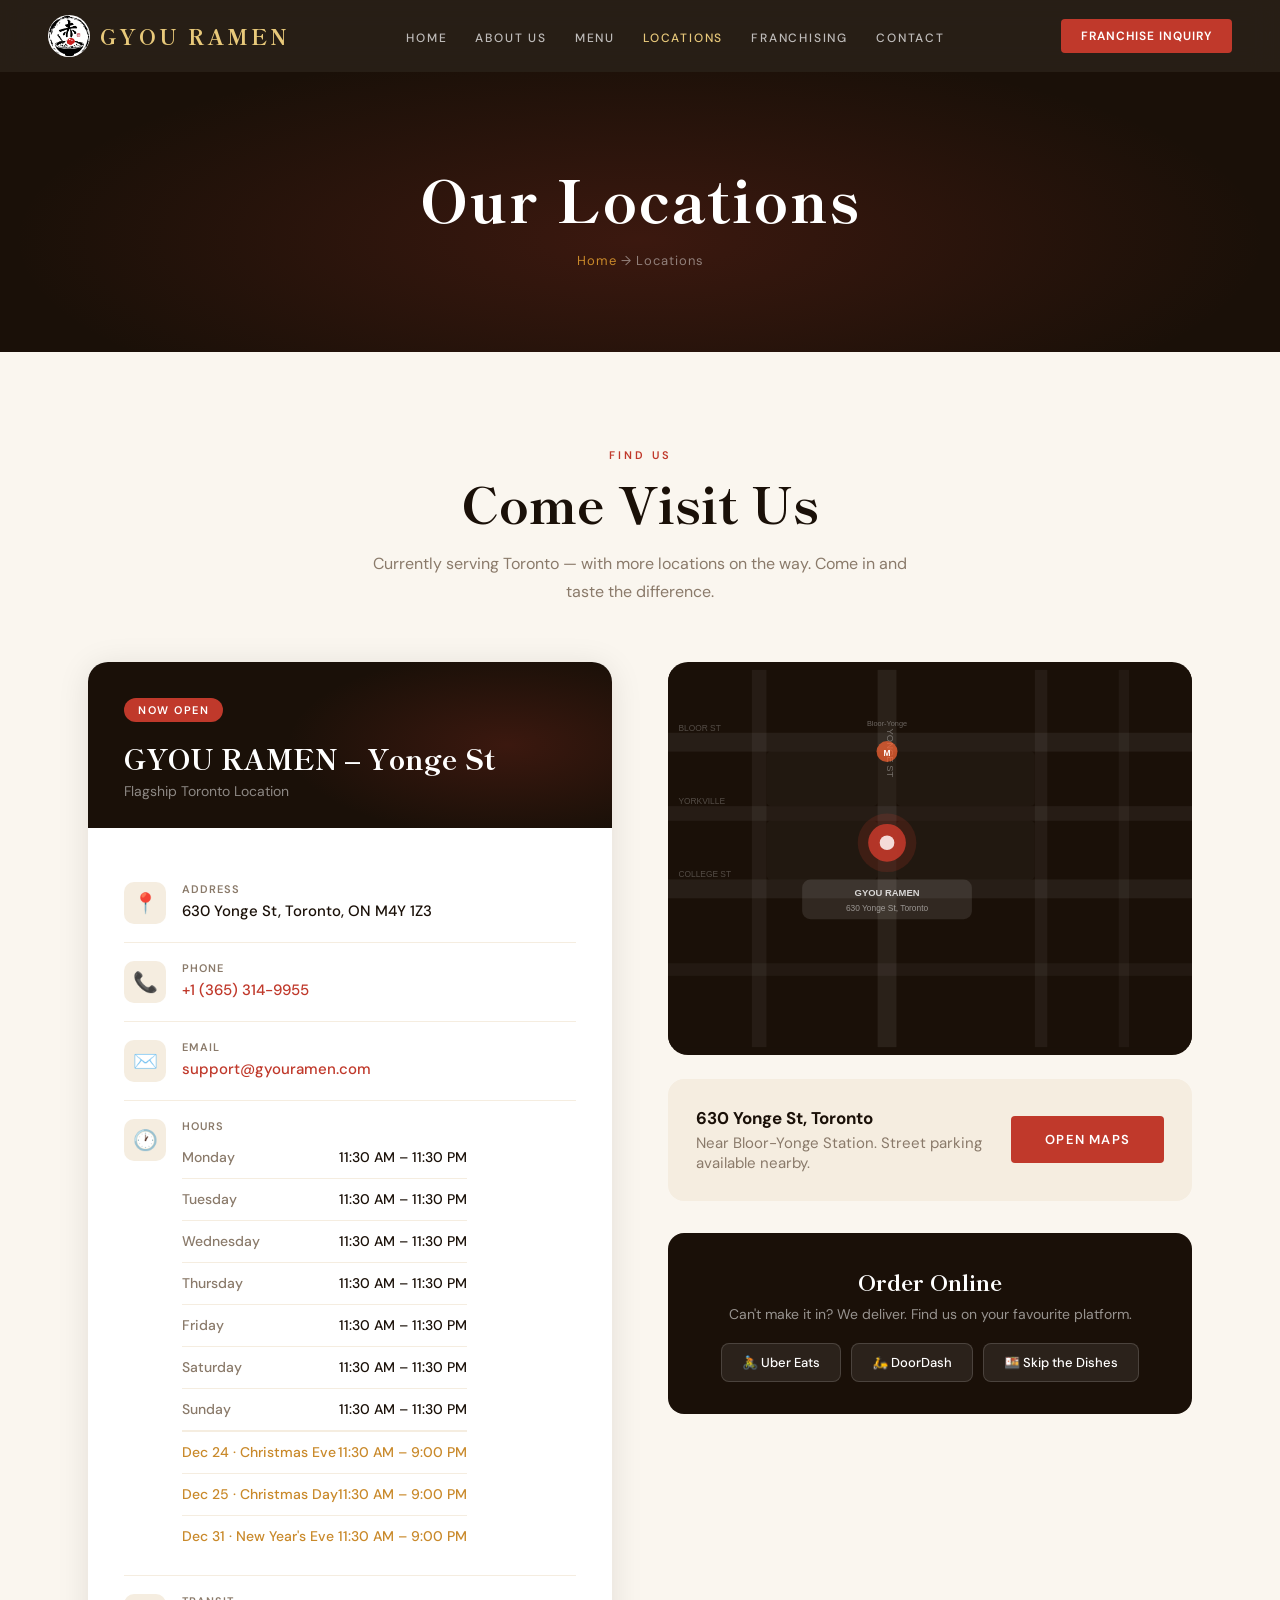
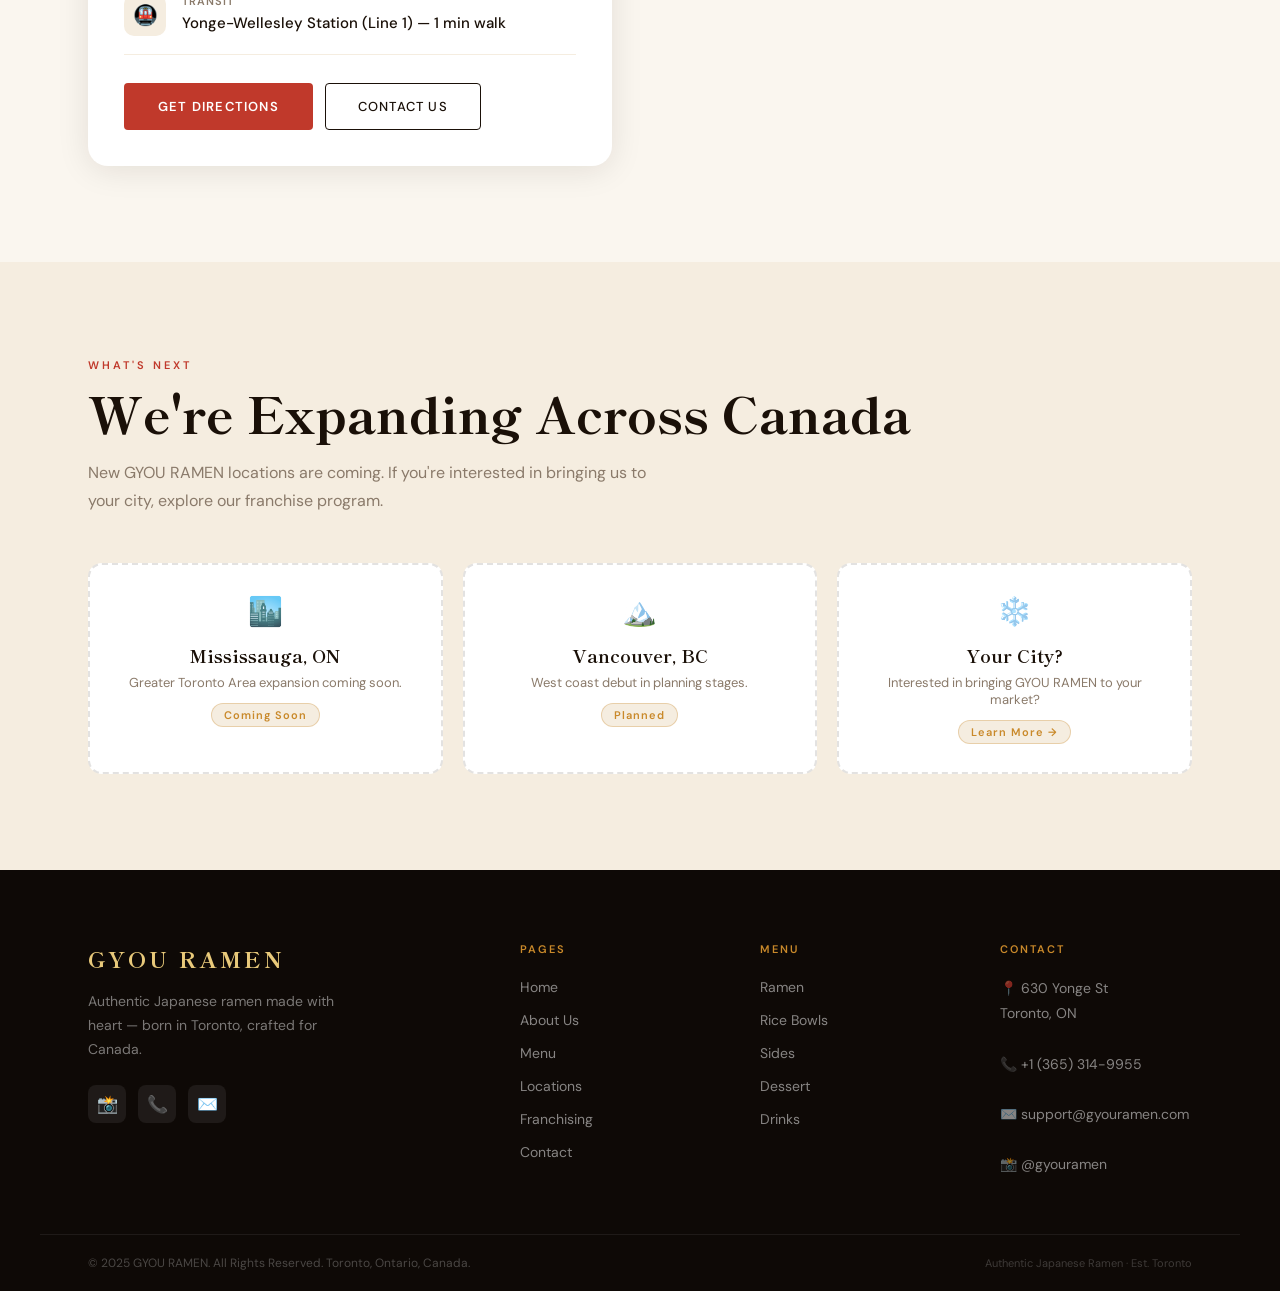
<file: location.html>
<!DOCTYPE html>
<html lang="en">
<head>
<meta charset="UTF-8">
<meta name="viewport" content="width=device-width, initial-scale=1.0">
<title>Locations – GYOU RAMEN</title>
<meta name="description" content="Find GYOU RAMEN in Toronto. Located at 630 Yonge St. Get directions, hours, and contact information.">
  <link rel="icon" type="image/x-icon" href="favicon.ico">
  <link rel="icon" type="image/png" sizes="192x192" href="favicon-192.png">
  <link rel="apple-touch-icon" sizes="180x180" href="apple-touch-icon.png">
  <link rel="stylesheet" href="style.css">
<style>
.location-main { background: var(--cream); }

.loc-layout { display: grid; grid-template-columns: 1fr 1fr; gap: 56px; align-items: start; }

.loc-card-big {
  background: white; border-radius: 20px;
  box-shadow: 0 4px 32px rgba(26,16,8,.1);
  overflow: hidden;
}
.loc-card-top {
  background: var(--ink); padding: 36px 36px 28px;
  position: relative;
}
.loc-card-top::before {
  content: ''; position: absolute; inset: 0;
  background: radial-gradient(ellipse 60% 80% at 80% 50%, rgba(192,57,43,.2) 0%, transparent 70%);
}
.loc-badge {
  display: inline-block; background: var(--red);
  color: white; font-size: 11px; letter-spacing: 1.5px; text-transform: uppercase;
  font-weight: 600; padding: 5px 14px; border-radius: 100px; margin-bottom: 16px;
  position: relative; z-index: 1;
}
.loc-card-top h2 {
  font-family: 'Shippori Mincho', serif;
  font-size: 28px; font-weight: 800; color: white;
  position: relative; z-index: 1; margin-bottom: 4px;
}
.loc-card-top .sub { color: rgba(255,255,255,.5); font-size: 14px; position: relative; z-index: 1; }
.loc-card-body { padding: 36px; }

.info-row {
  display: flex; gap: 16px; align-items: flex-start;
  padding: 18px 0; border-bottom: 1px solid var(--warm);
}
.info-row:last-child { border-bottom: none; padding-bottom: 0; }
.info-icon {
  width: 42px; height: 42px; border-radius: 10px;
  background: var(--warm); display: flex; align-items: center; justify-content: center;
  font-size: 20px; flex-shrink: 0;
}
.info-label { font-size: 11px; letter-spacing: 1px; text-transform: uppercase; color: var(--mist); font-weight: 600; margin-bottom: 4px; }
.info-val { font-size: 15px; font-weight: 500; color: var(--ink); line-height: 1.5; }
.info-val a { color: var(--red); }

.loc-actions { display: flex; gap: 12px; margin-top: 28px; flex-wrap: wrap; }

/* Hours table */
.hours-table { width: 100%; border-collapse: collapse; }
.hours-table tr { border-bottom: 1px solid var(--warm); }
.hours-table tr:last-child { border-bottom: none; }
.hours-table td { padding: 10px 0; font-size: 14px; }
.hours-table td:first-child { color: var(--mist); }
.hours-table td:last-child { text-align: right; font-weight: 500; }
.hours-table tr.today td { color: var(--red); font-weight: 600; }

/* Map side */
.map-block { display: flex; flex-direction: column; gap: 24px; }
.map-svg-wrap {
  background: var(--ink); border-radius: 20px;
  overflow: hidden; aspect-ratio: 4/3;
  display: flex; align-items: center; justify-content: center;
}
.map-svg-wrap svg { width: 100%; height: 100%; }

.map-cta-card {
  background: var(--warm); border-radius: 16px; padding: 28px;
  display: flex; align-items: center; justify-content: space-between; gap: 16px;
}
.map-cta-card p { font-size: 15px; color: var(--mist); }
.map-cta-card strong { display: block; font-size: 17px; color: var(--ink); margin-bottom: 4px; }

.order-banner {
  background: var(--ink); border-radius: 16px; padding: 32px;
  text-align: center; margin-top: 8px;
}
.order-banner h3 {
  font-family: 'Shippori Mincho', serif;
  font-size: 22px; font-weight: 800; color: white; margin-bottom: 8px;
}
.order-banner p { color: rgba(255,255,255,.55); font-size: 14px; margin-bottom: 20px; }
.order-apps { display: flex; gap: 10px; justify-content: center; flex-wrap: wrap; }
.order-app {
  background: rgba(255,255,255,.08); border: 1px solid rgba(255,255,255,.15);
  color: white; padding: 10px 20px; border-radius: 8px;
  font-size: 13px; font-weight: 500; transition: background .2s;
}
.order-app:hover { background: rgba(255,255,255,.15); }

/* Coming soon */
.coming-soon { background: var(--warm); }
.coming-grid { display: grid; grid-template-columns: repeat(3,1fr); gap: 20px; margin-top: 48px; }
.coming-card {
  background: white; border-radius: 14px; padding: 28px 24px;
  border: 2px dashed rgba(26,16,8,.12); text-align: center;
}
.coming-card .icon { font-size: 28px; margin-bottom: 12px; }
.coming-card h4 { font-family:'Shippori Mincho',serif; font-size:18px; font-weight:700; margin-bottom:6px; }
.coming-card p { font-size:13px; color:var(--mist); }
.coming-badge {
  display: inline-block; margin-top: 12px;
  background: var(--warm); color: var(--gold);
  font-size: 11px; letter-spacing: 1px; font-weight: 600;
  padding: 4px 12px; border-radius: 100px; border: 1px solid rgba(201,137,42,.3);
}

@media(max-width:900px){
  .loc-layout { grid-template-columns:1fr; }
  .coming-grid { grid-template-columns:1fr 1fr; }
}
@media(max-width:600px){
  .coming-grid { grid-template-columns:1fr; }
}
</style>
</head>
<body>

<div class="page-hero">
  <div class="page-hero-content">
    <h1>Our Locations</h1>
    <p class="breadcrumb"><a href="index.html">Home</a> → Locations</p>
  </div>
</div>

<main>
<section class="location-main">
  <div class="container">
    <div style="text-align:center;margin-bottom:56px;">
      <span class="section-tag">Find Us</span>
      <h2 class="section-title">Come Visit Us</h2>
      <p class="section-sub" style="margin:0 auto;">Currently serving Toronto — with more locations on the way. Come in and taste the difference.</p>
    </div>

    <div class="loc-layout">
      <!-- Location card -->
      <div class="loc-card-big">
        <div class="loc-card-top">
          <div class="loc-badge">Now Open</div>
          <h2>GYOU RAMEN – Yonge St</h2>
          <div class="sub">Flagship Toronto Location</div>
        </div>
        <div class="loc-card-body">
          <div class="info-row">
            <div class="info-icon">📍</div>
            <div>
              <div class="info-label">Address</div>
              <div class="info-val">630 Yonge St, Toronto, ON M4Y 1Z3</div>
            </div>
          </div>
          <div class="info-row">
            <div class="info-icon">📞</div>
            <div>
              <div class="info-label">Phone</div>
              <div class="info-val"><a href="tel:+13653149955">+1 (365) 314-9955</a></div>
            </div>
          </div>
          <div class="info-row">
            <div class="info-icon">✉️</div>
            <div>
              <div class="info-label">Email</div>
              <div class="info-val"><a href="mailto:support@gyouramen.com">support@gyouramen.com</a></div>
            </div>
          </div>
          <div class="info-row">
            <div class="info-icon">🕐</div>
            <div>
              <div class="info-label">Hours</div>
              <div class="info-val">
                <table class="hours-table">
                  <tr><td>Monday</td><td>11:30 AM – 11:30 PM</td></tr>
                  <tr><td>Tuesday</td><td>11:30 AM – 11:30 PM</td></tr>
                  <tr><td>Wednesday</td><td>11:30 AM – 11:30 PM</td></tr>
                  <tr><td>Thursday</td><td>11:30 AM – 11:30 PM</td></tr>
                  <tr><td>Friday</td><td>11:30 AM – 11:30 PM</td></tr>
                  <tr><td>Saturday</td><td>11:30 AM – 11:30 PM</td></tr>
                  <tr><td>Sunday</td><td>11:30 AM – 11:30 PM</td></tr>
                  <tr style="border-top:2px solid var(--warm);"><td style="color:#c9892a;font-weight:500;">Dec 24 · Christmas Eve</td><td style="color:#c9892a;">11:30 AM – 9:00 PM</td></tr>
                  <tr><td style="color:#c9892a;font-weight:500;">Dec 25 · Christmas Day</td><td style="color:#c9892a;">11:30 AM – 9:00 PM</td></tr>
                  <tr><td style="color:#c9892a;font-weight:500;">Dec 31 · New Year's Eve</td><td style="color:#c9892a;">11:30 AM – 9:00 PM</td></tr>
                </table>
              </div>
            </div>
          </div>
          <div class="info-row">
            <div class="info-icon">🚇</div>
            <div>
              <div class="info-label">Transit</div>
              <div class="info-val">Yonge-Wellesley Station (Line 1) — 1 min walk</div>
            </div>
          </div>
          <div class="loc-actions">
            <a href="https://maps.google.com/?q=630+Yonge+St+Toronto" target="_blank" class="btn-primary">Get Directions</a>
            <a href="contact.html" class="btn-outline">Contact Us</a>
          </div>
        </div>
      </div>

      <!-- Map + extras -->
      <div class="map-block">
        <div class="map-svg-wrap">
          <svg viewBox="0 0 500 360" xmlns="http://www.w3.org/2000/svg">
            <rect width="500" height="360" fill="#1a1008"/>
            <!-- Grid streets -->
            <rect x="0" y="60" width="500" height="18" fill="rgba(255,255,255,.06)"/>
            <rect x="0" y="130" width="500" height="14" fill="rgba(255,255,255,.05)"/>
            <rect x="0" y="200" width="500" height="18" fill="rgba(255,255,255,.06)"/>
            <rect x="0" y="280" width="500" height="12" fill="rgba(255,255,255,.04)"/>
            <rect x="80" y="0" width="14" height="360" fill="rgba(255,255,255,.05)"/>
            <rect x="200" y="0" width="18" height="360" fill="rgba(255,255,255,.07)"/>
            <rect x="350" y="0" width="12" height="360" fill="rgba(255,255,255,.05)"/>
            <rect x="430" y="0" width="10" height="360" fill="rgba(255,255,255,.04)"/>
            <!-- Street labels -->
            <text x="209" y="56" font-family="sans-serif" font-size="9" fill="rgba(255,255,255,.35)" transform="rotate(90,209,56)">YONGE ST</text>
            <text x="10" y="58" font-family="sans-serif" font-size="8" fill="rgba(255,255,255,.25)">BLOOR ST</text>
            <text x="10" y="128" font-family="sans-serif" font-size="8" fill="rgba(255,255,255,.25)">YORKVILLE</text>
            <text x="10" y="198" font-family="sans-serif" font-size="8" fill="rgba(255,255,255,.25)">COLLEGE ST</text>
            <!-- Blocks -->
            <rect x="94" y="78" width="106" height="52" rx="4" fill="rgba(255,255,255,.03)"/>
            <rect x="94" y="144" width="106" height="56" rx="4" fill="rgba(255,255,255,.03)"/>
            <rect x="218" y="78" width="132" height="52" rx="4" fill="rgba(255,255,255,.03)"/>
            <rect x="218" y="144" width="132" height="56" rx="4" fill="rgba(255,255,255,.03)"/>
            <!-- Pin at Yonge / between Bloor and College -->
            <circle cx="209" cy="165" r="18" fill="var(--red)" opacity=".9"/>
            <circle cx="209" cy="165" r="7" fill="white"/>
            <circle cx="209" cy="165" r="28" fill="var(--red)" opacity=".18"/>
            <!-- Tooltip -->
            <rect x="128" y="200" width="162" height="38" rx="8" fill="rgba(255,255,255,.1)"/>
            <text x="209" y="216" font-family="sans-serif" font-size="9" fill="rgba(255,255,255,.8)" text-anchor="middle" font-weight="bold">GYOU RAMEN</text>
            <text x="209" y="230" font-family="sans-serif" font-size="8" fill="rgba(255,255,255,.5)" text-anchor="middle">630 Yonge St, Toronto</text>
            <!-- Subway icon -->
            <circle cx="209" cy="78" r="10" fill="rgba(255,100,50,.7)"/>
            <text x="209" y="82" font-family="sans-serif" font-size="8" fill="white" text-anchor="middle" font-weight="bold">M</text>
            <text x="209" y="54" font-family="sans-serif" font-size="7" fill="rgba(255,255,255,.35)" text-anchor="middle">Bloor-Yonge</text>
          </svg>
        </div>

        <div class="map-cta-card">
          <div>
            <strong>630 Yonge St, Toronto</strong>
            <p>Near Bloor-Yonge Station. Street parking available nearby.</p>
          </div>
          <a href="https://maps.google.com/?q=630+Yonge+St+Toronto" target="_blank" class="btn-primary" style="white-space:nowrap;">Open Maps</a>
        </div>

        <div class="order-banner">
          <h3>Order Online</h3>
          <p>Can't make it in? We deliver. Find us on your favourite platform.</p>
          <div class="order-apps">
            <a href="#" class="order-app">🚴 Uber Eats</a>
            <a href="#" class="order-app">🛵 DoorDash</a>
            <a href="#" class="order-app">🍱 Skip the Dishes</a>
          </div>
        </div>
      </div>
    </div>
  </div>
</section>

<!-- COMING SOON -->
<section class="coming-soon">
  <div class="container">
    <span class="section-tag">What's Next</span>
    <h2 class="section-title">We're Expanding Across Canada</h2>
    <p class="section-sub">New GYOU RAMEN locations are coming. If you're interested in bringing us to your city, explore our franchise program.</p>
    <div class="coming-grid">
      <div class="coming-card">
        <div class="icon">🏙️</div>
        <h4>Mississauga, ON</h4>
        <p>Greater Toronto Area expansion coming soon.</p>
        <span class="coming-badge">Coming Soon</span>
      </div>
      <div class="coming-card">
        <div class="icon">🏔️</div>
        <h4>Vancouver, BC</h4>
        <p>West coast debut in planning stages.</p>
        <span class="coming-badge">Planned</span>
      </div>
      <div class="coming-card">
        <div class="icon">❄️</div>
        <h4>Your City?</h4>
        <p>Interested in bringing GYOU RAMEN to your market?</p>
        <a href="franchising.html" class="coming-badge" style="text-decoration:none;display:inline-block;">Learn More →</a>
      </div>
    </div>
  </div>
</section>

</main>

<script src="nav-footer.js"></script>
</body>
</html>
</file>
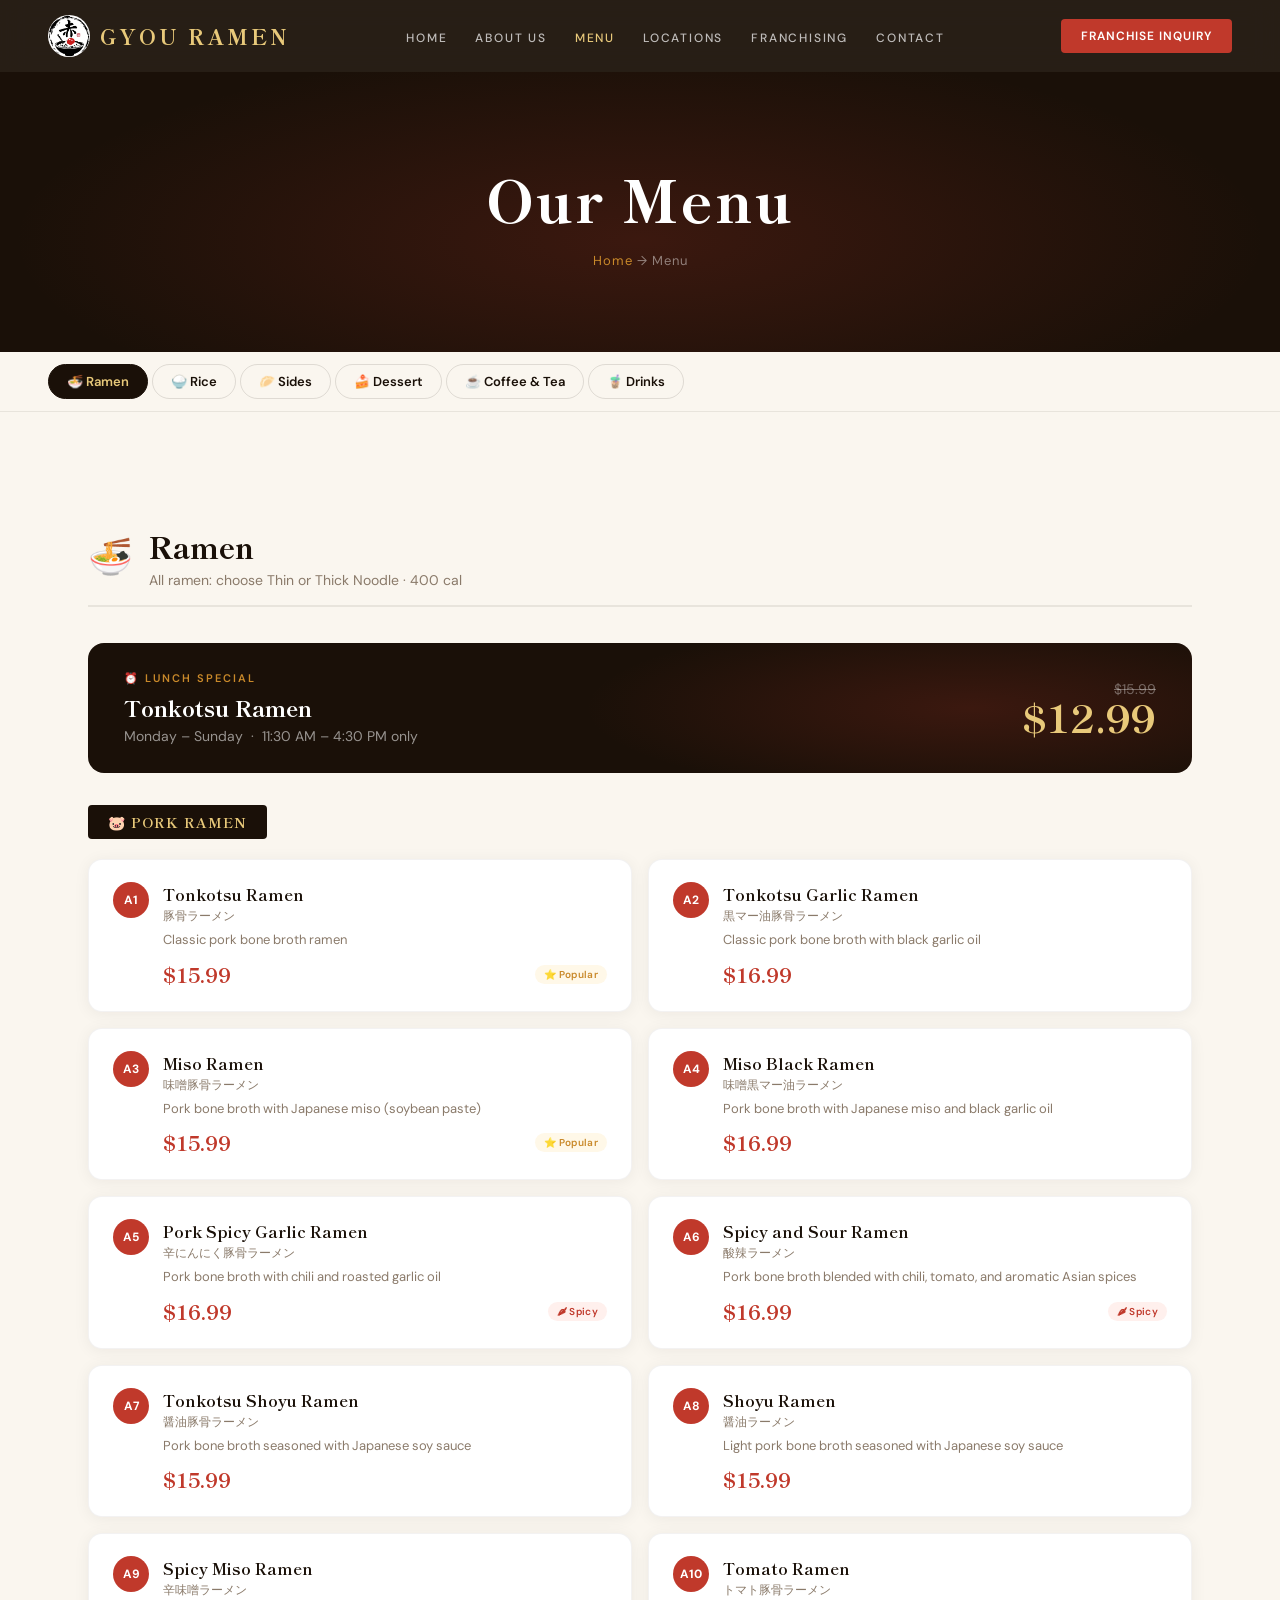
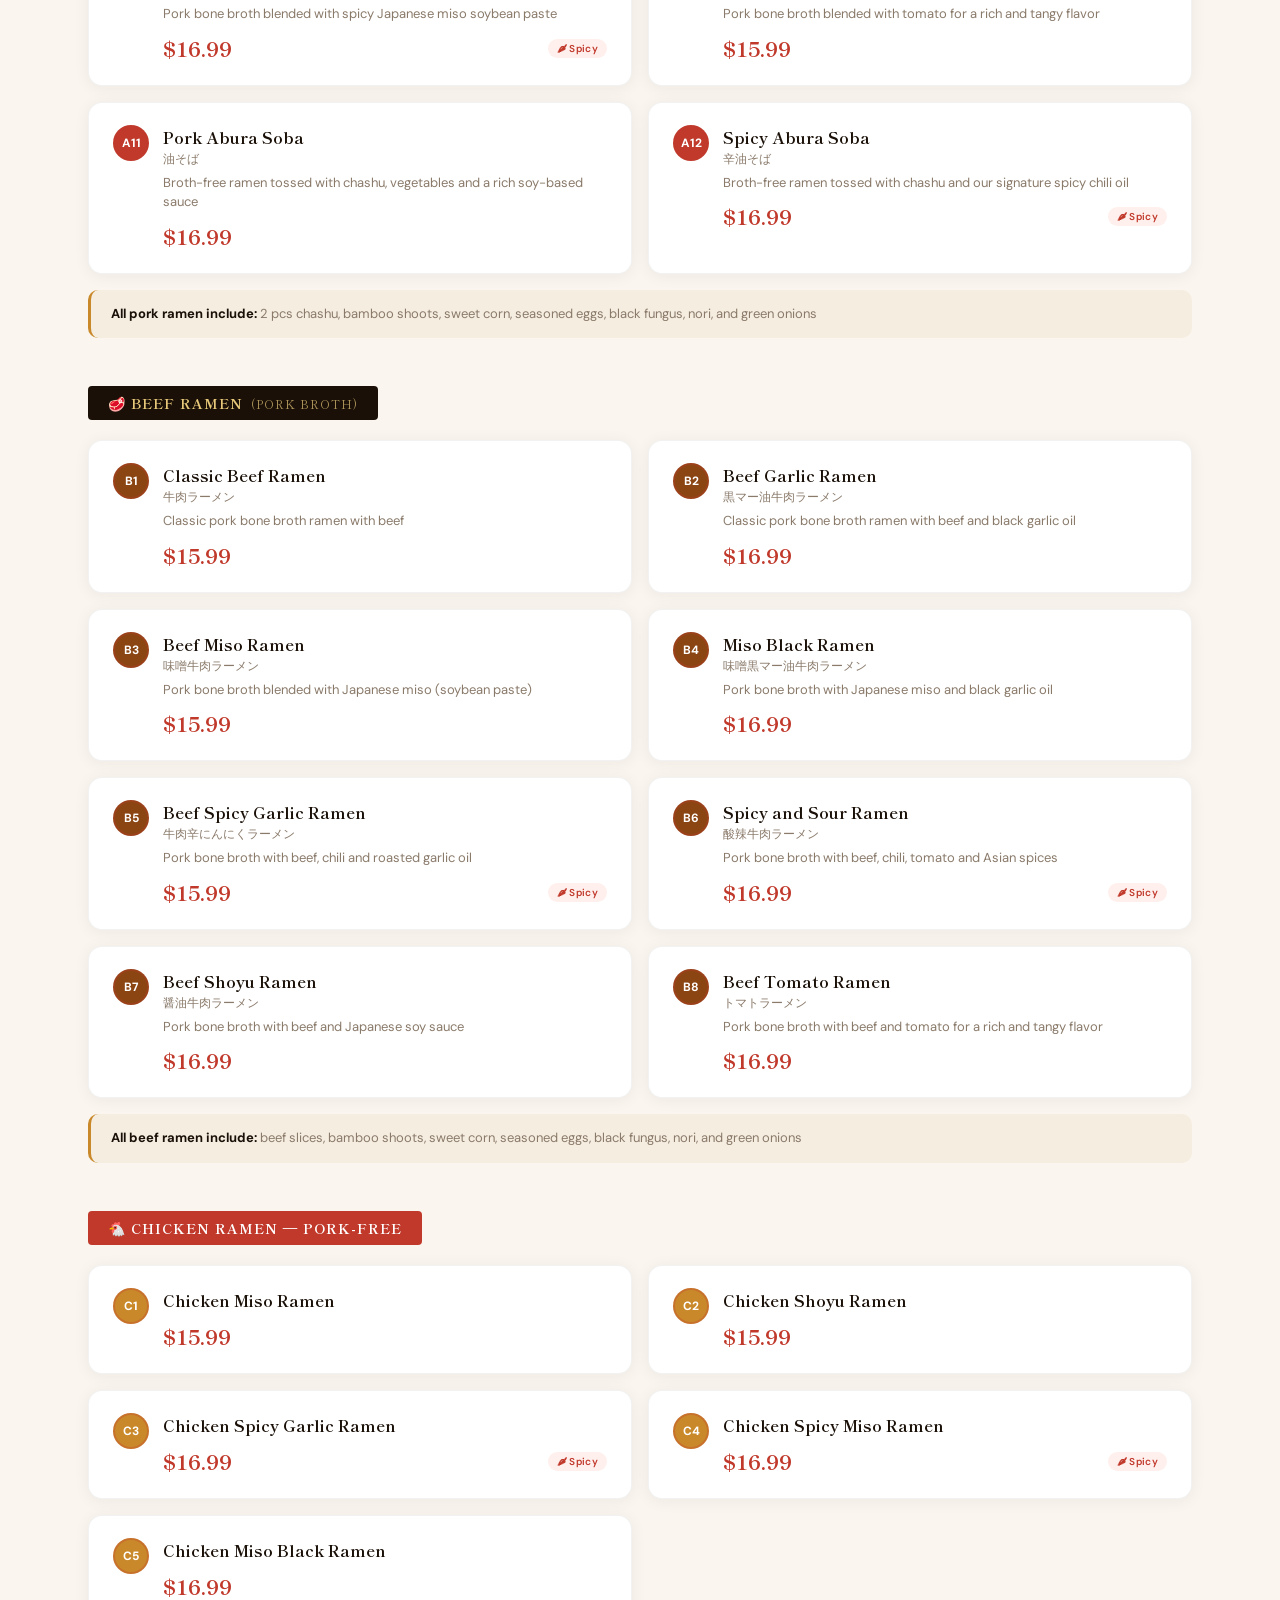
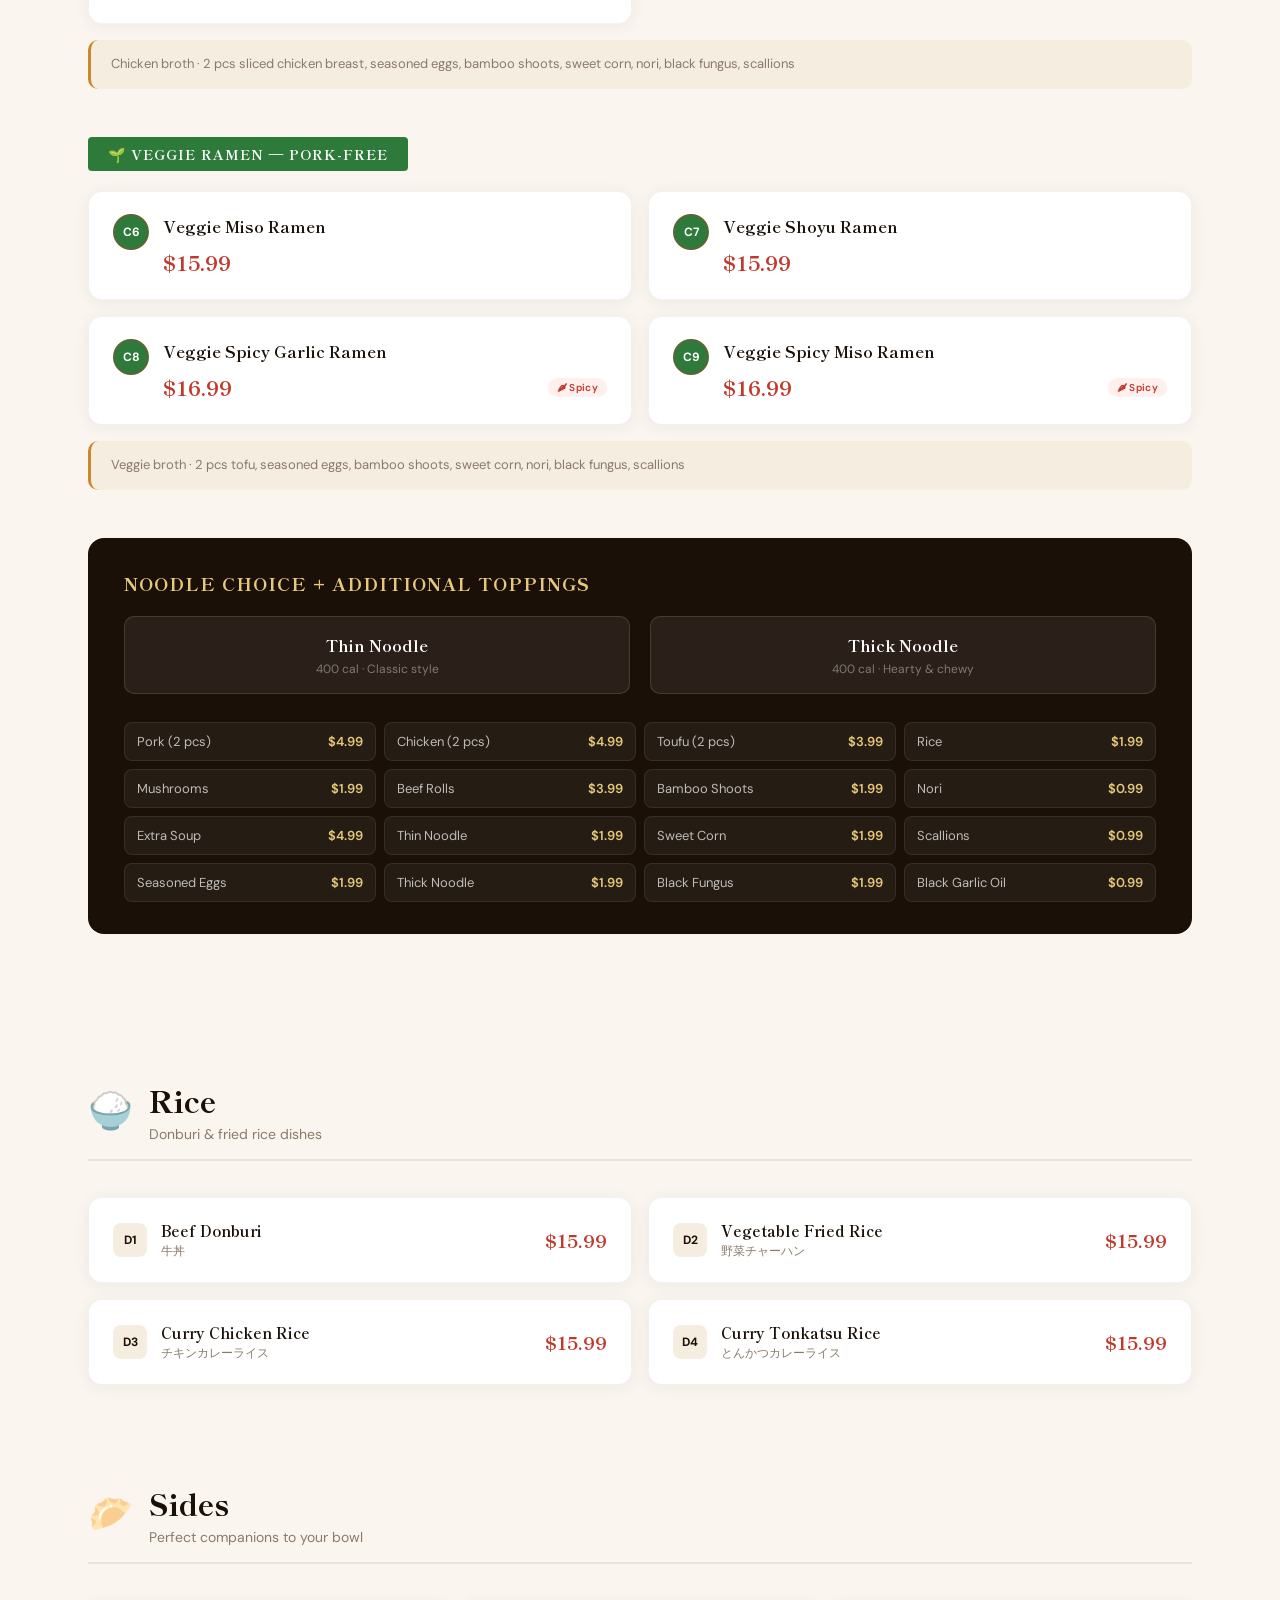
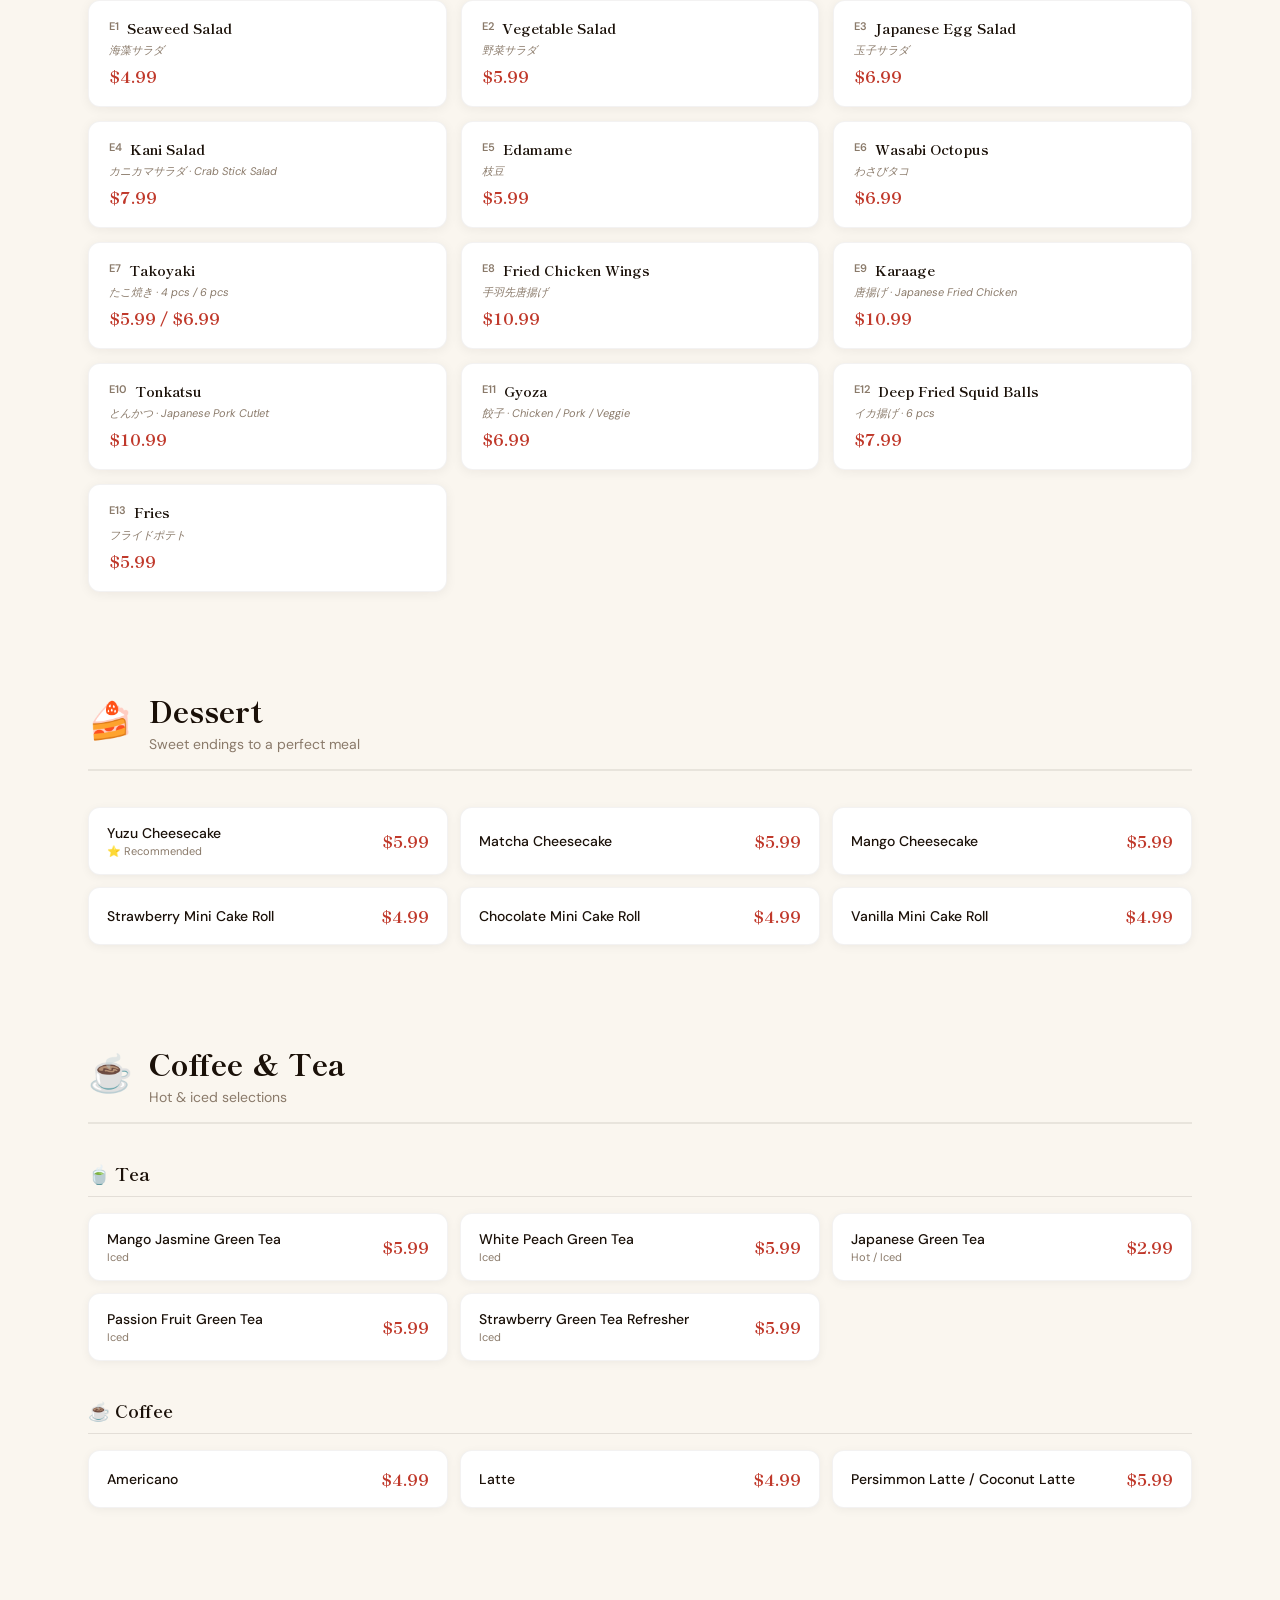
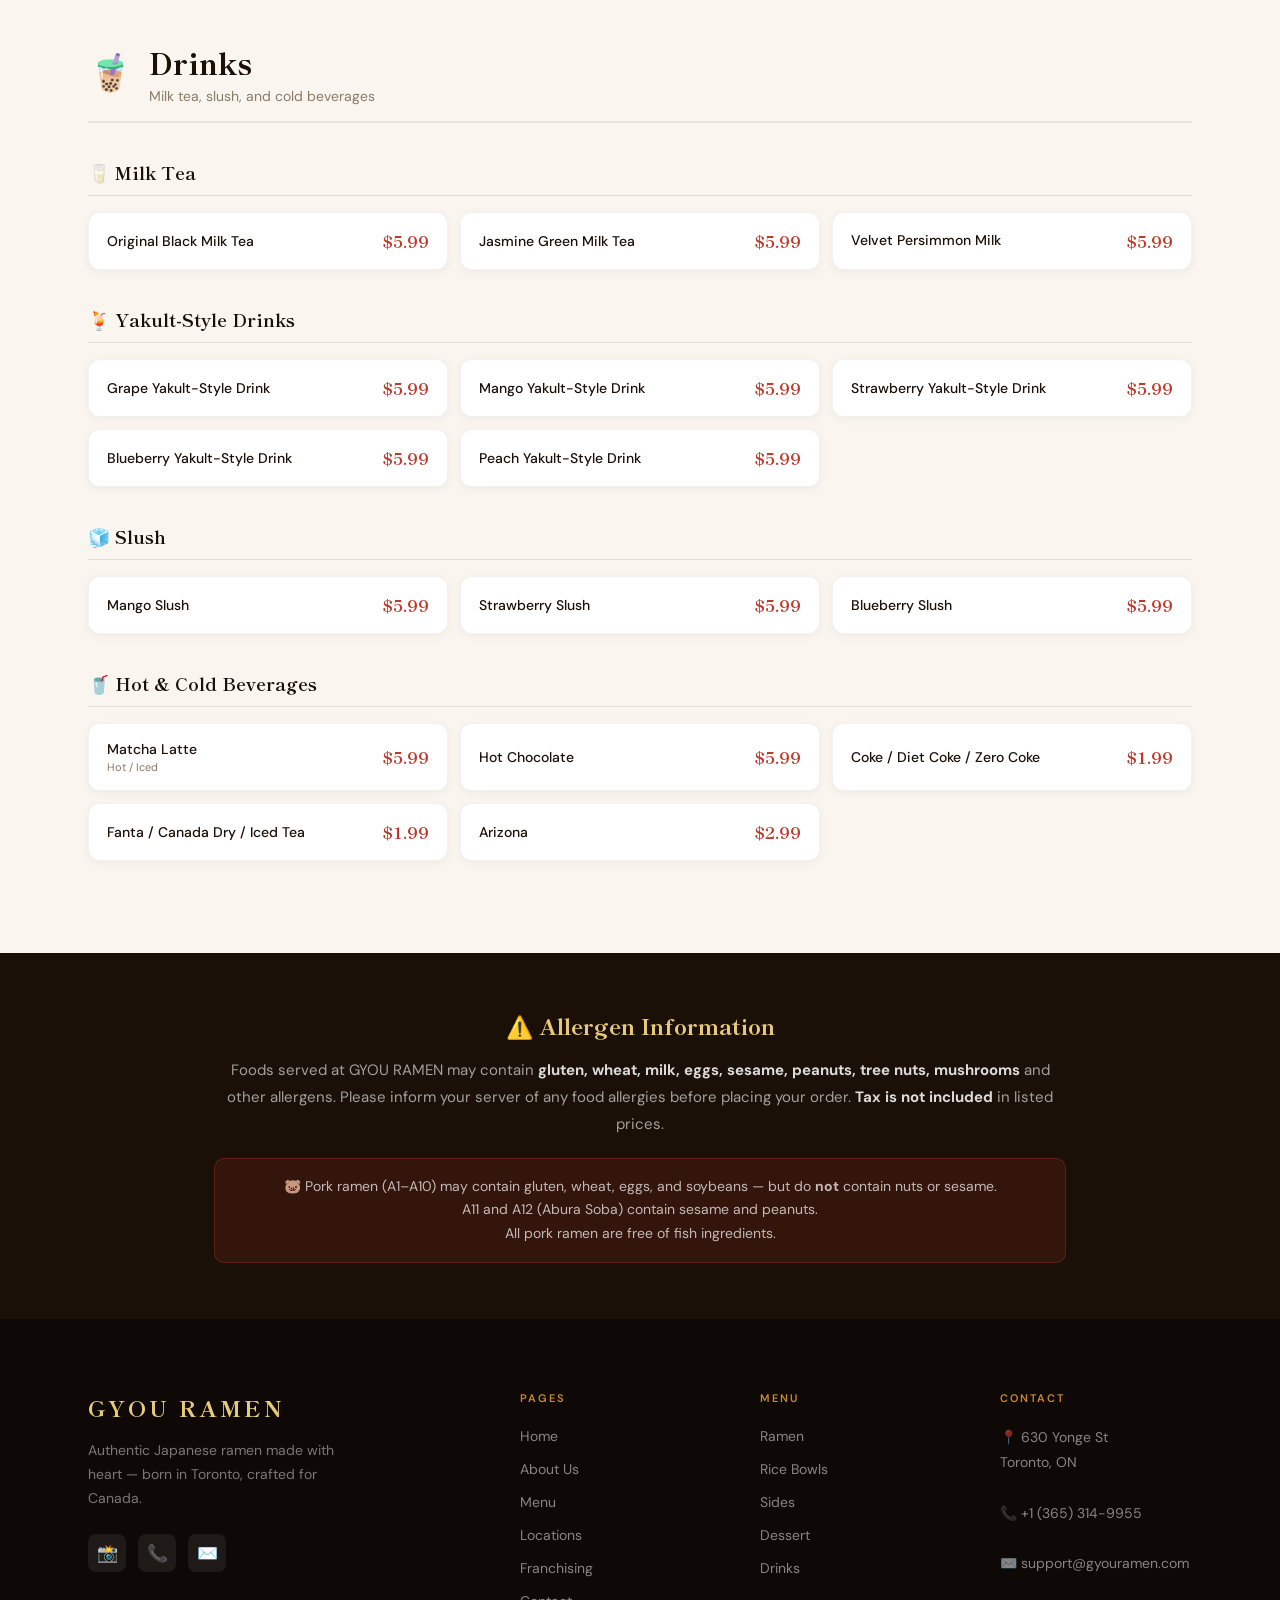
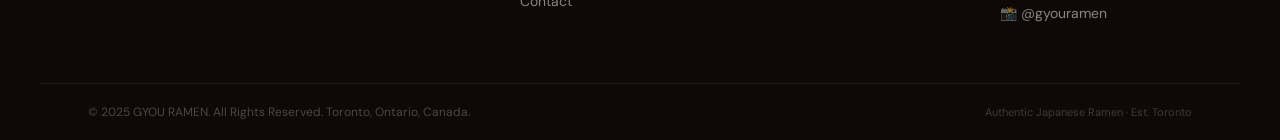
<file: menu.html>
<!DOCTYPE html>
<html lang="en">
<head>
<meta charset="UTF-8">
<meta name="viewport" content="width=device-width, initial-scale=1.0">
<title>Menu – GYOU RAMEN</title>
<meta name="description" content="Explore GYOU RAMEN's full menu — pork ramen, beef ramen, chicken & veggie pork-free ramen, rice bowls, sides, desserts, coffee, tea and drinks. Made fresh daily in Toronto.">
  <link rel="icon" type="image/x-icon" href="favicon.ico">
  <link rel="icon" type="image/png" sizes="192x192" href="favicon-192.png">
  <link rel="apple-touch-icon" sizes="180x180" href="apple-touch-icon.png">
  <link rel="stylesheet" href="style.css">
<style>
/* ── PAGE LAYOUT ── */
.menu-page { background: var(--cream); padding-top: 40px; }

/* ── STICKY CATEGORY NAV ── */
.menu-nav-wrap {
  position: sticky; top: 72px; z-index: 100;
  background: rgba(250,246,239,.96); backdrop-filter: blur(10px);
  border-bottom: 1px solid rgba(26,16,8,.08);
  padding: 0 48px;
}
.menu-nav {
  max-width: 1200px; margin: 0 auto;
  display: flex; gap: 4px; overflow-x: auto;
  scrollbar-width: none; padding: 12px 0;
}
.menu-nav::-webkit-scrollbar { display: none; }
.mnav-btn {
  flex-shrink: 0; padding: 8px 18px; border-radius: 100px;
  border: 1.5px solid rgba(26,16,8,.12); background: none;
  font-family: 'DM Sans', sans-serif; font-size: 13px;
  font-weight: 600; color: var(--ink); cursor: pointer;
  transition: all .2s; white-space: nowrap;
}
.mnav-btn:hover, .mnav-btn.active {
  background: var(--ink); color: var(--gold-light); border-color: var(--ink);
}

/* ── SECTION HEADER ── */
.menu-section { padding: 72px 0 24px; }
.menu-section-header {
  display: flex; align-items: center; gap: 16px;
  margin-bottom: 36px; padding-bottom: 16px;
  border-bottom: 2px solid rgba(26,16,8,.08);
}
.ms-icon { font-size: 36px; }
.ms-title { font-family: 'Shippori Mincho', serif; font-size: 30px; font-weight: 800; }
.ms-sub { font-size: 14px; color: var(--mist); margin-top: 3px; }

/* ── SUBSECTION (e.g. Pork / Beef / Chicken) ── */
.menu-subsection { margin-bottom: 48px; }
.subsection-label {
  display: inline-flex; align-items: center; gap: 8px;
  background: var(--ink); color: var(--gold-light);
  font-family: 'Shippori Mincho', serif;
  font-size: 14px; font-weight: 700; letter-spacing: 1px;
  padding: 7px 20px; border-radius: 4px;
  margin-bottom: 20px; text-transform: uppercase;
}
.subsection-label.pork-free { background: var(--red); color: white; }
.subsection-label.veggie { background: #2d7a3a; color: white; }

/* ── RAMEN GRID ── */
.ramen-grid { display: grid; grid-template-columns: 1fr 1fr; gap: 16px; }
.ramen-item {
  background: white; border-radius: 14px; padding: 22px 24px;
  display: flex; align-items: flex-start; gap: 14px;
  box-shadow: 0 2px 16px rgba(26,16,8,.06);
  border: 1px solid rgba(26,16,8,.05);
  transition: transform .2s, box-shadow .2s;
}
.ramen-item:hover { transform: translateY(-3px); box-shadow: 0 8px 28px rgba(26,16,8,.1); }
.ramen-code {
  width: 36px; height: 36px; border-radius: 50%;
  background: var(--red); color: white;
  font-size: 12px; font-weight: 700; flex-shrink: 0;
  display: flex; align-items: center; justify-content: center;
  border: 2px solid rgba(192,57,43,.3);
}
.ramen-body { flex: 1; min-width: 0; }
.ramen-name { font-family: 'Shippori Mincho', serif; font-size: 16px; font-weight: 700; margin-bottom: 2px; }
.ramen-jp { font-size: 12px; color: var(--mist); margin-bottom: 5px; }
.ramen-desc { font-size: 13px; color: var(--mist); line-height: 1.5; }
.ramen-footer { display: flex; align-items: center; justify-content: space-between; margin-top: 10px; }
.ramen-price { font-family: 'Shippori Mincho', serif; font-size: 20px; font-weight: 800; color: var(--red); }
.ramen-badges { display: flex; gap: 6px; }
.badge {
  font-size: 10px; padding: 3px 9px; border-radius: 100px; font-weight: 600; letter-spacing: .3px;
}
.badge-spicy { background: #fff0ed; color: var(--red); }
.badge-popular { background: #fff8e8; color: var(--gold); }
.badge-new { background: #edf7ed; color: #2d7a3a; }

/* ── INCLUDES NOTE ── */
.includes-note {
  background: var(--warm); border-radius: 10px;
  padding: 14px 20px; font-size: 13px; color: var(--mist);
  margin-top: 16px; line-height: 1.6;
  border-left: 3px solid var(--gold);
}
.includes-note strong { color: var(--ink); }

/* ── LUNCH SPECIAL ── */
.lunch-banner {
  background: var(--ink); border-radius: 16px;
  padding: 28px 36px; margin-bottom: 32px;
  display: flex; align-items: center; justify-content: space-between;
  gap: 24px; position: relative; overflow: hidden;
}
.lunch-banner::before {
  content: ''; position: absolute; inset: 0;
  background: radial-gradient(ellipse 50% 100% at 80% 50%, rgba(192,57,43,.2) 0%, transparent 70%);
}
.lunch-text { position: relative; z-index: 1; }
.lunch-text .tag { font-size: 11px; letter-spacing: 2px; text-transform: uppercase; color: var(--gold); font-weight: 600; margin-bottom: 6px; }
.lunch-text h3 { font-family: 'Shippori Mincho', serif; font-size: 22px; font-weight: 800; color: white; margin-bottom: 4px; }
.lunch-text p { color: rgba(255,255,255,.55); font-size: 14px; }
.lunch-price { position: relative; z-index: 1; text-align: right; flex-shrink: 0; }
.lunch-price .was { font-size: 14px; color: rgba(255,255,255,.35); text-decoration: line-through; }
.lunch-price .now { font-family: 'Shippori Mincho', serif; font-size: 38px; font-weight: 800; color: var(--gold-light); line-height: 1; }

/* ── NOODLE + TOPPINGS ── */
.noodle-toppings { background: var(--ink); border-radius: 16px; padding: 32px 36px; margin-bottom: 48px; }
.nt-title { font-family: 'Shippori Mincho', serif; font-size: 18px; font-weight: 800; color: var(--gold-light); margin-bottom: 20px; letter-spacing: 1px; text-transform: uppercase; }
.noodle-options { display: flex; gap: 20px; margin-bottom: 28px; }
.noodle-opt {
  flex: 1; background: rgba(255,255,255,.07); border: 1px solid rgba(255,255,255,.12);
  border-radius: 10px; padding: 16px 20px; text-align: center;
}
.noodle-opt h4 { color: white; font-family: 'Shippori Mincho', serif; font-size: 16px; font-weight: 700; margin-bottom: 4px; }
.noodle-opt p { color: rgba(255,255,255,.4); font-size: 12px; }
.toppings-grid {
  display: grid; grid-template-columns: repeat(4, 1fr); gap: 8px;
}
.topping-item {
  background: rgba(255,255,255,.05); border: 1px solid rgba(255,255,255,.08);
  border-radius: 8px; padding: 10px 12px;
  display: flex; justify-content: space-between; align-items: center;
}
.topping-item span:first-child { font-size: 13px; color: rgba(255,255,255,.7); }
.topping-item span:last-child { font-size: 13px; font-weight: 600; color: var(--gold-light); }

/* ── RICE GRID ── */
.rice-grid { display: grid; grid-template-columns: repeat(2, 1fr); gap: 16px; }
.rice-item {
  background: white; border-radius: 14px; padding: 22px 24px;
  box-shadow: 0 2px 16px rgba(26,16,8,.06);
  border: 1px solid rgba(26,16,8,.05);
  display: flex; align-items: center; justify-content: space-between; gap: 12px;
  transition: transform .2s;
}
.rice-item:hover { transform: translateY(-3px); }
.rice-left { display: flex; align-items: center; gap: 14px; }
.rice-code {
  width: 34px; height: 34px; border-radius: 8px;
  background: var(--warm); color: var(--ink);
  font-size: 12px; font-weight: 700; flex-shrink: 0;
  display: flex; align-items: center; justify-content: center;
}
.rice-name { font-family: 'Shippori Mincho', serif; font-size: 15px; font-weight: 700; }
.rice-jp { font-size: 12px; color: var(--mist); margin-top: 2px; }
.rice-price { font-family: 'Shippori Mincho', serif; font-size: 18px; font-weight: 800; color: var(--red); flex-shrink: 0; }

/* ── SIDES GRID ── */
.sides-grid { display: grid; grid-template-columns: repeat(3, 1fr); gap: 14px; }
.side-item {
  background: white; border-radius: 12px; padding: 18px 20px;
  box-shadow: 0 2px 12px rgba(26,16,8,.06);
  border: 1px solid rgba(26,16,8,.05);
  display: flex; flex-direction: column; gap: 6px;
  transition: transform .2s;
}
.side-item:hover { transform: translateY(-2px); }
.side-header { display: flex; align-items: flex-start; justify-content: space-between; gap: 8px; }
.side-code { font-size: 11px; color: var(--mist); font-weight: 600; flex-shrink: 0; }
.side-name { font-family: 'Shippori Mincho', serif; font-size: 14px; font-weight: 700; line-height: 1.3; flex: 1; }
.side-sub { font-size: 11px; color: var(--mist); font-style: italic; }
.side-price { font-family: 'Shippori Mincho', serif; font-size: 16px; font-weight: 800; color: var(--red); }

/* ── DRINKS / DESSERT GRID ── */
.drink-subsection { margin-bottom: 36px; }
.drink-subsection-title {
  font-family: 'Shippori Mincho', serif; font-size: 18px; font-weight: 700;
  margin-bottom: 16px; padding-bottom: 10px;
  border-bottom: 1px solid rgba(26,16,8,.1);
  display: flex; align-items: center; gap: 10px;
}
.drinks-grid { display: grid; grid-template-columns: repeat(3, 1fr); gap: 12px; }
.drink-item {
  background: white; border-radius: 12px; padding: 16px 18px;
  display: flex; justify-content: space-between; align-items: center;
  box-shadow: 0 2px 10px rgba(26,16,8,.05);
  border: 1px solid rgba(26,16,8,.05);
  gap: 8px;
}
.drink-name { font-size: 14px; font-weight: 500; color: var(--ink); }
.drink-sub { font-size: 11px; color: var(--mist); margin-top: 2px; }
.drink-price { font-family: 'Shippori Mincho', serif; font-size: 16px; font-weight: 800; color: var(--red); flex-shrink: 0; }

/* ── ALLERGY NOTE ── */
.allergy-section { background: var(--ink); padding: 56px 0; margin-top: 32px; }
.allergy-box {
  max-width: 900px; margin: 0 auto; text-align: center;
  padding: 0 24px;
}
.allergy-box h3 { font-family: 'Shippori Mincho', serif; font-size: 22px; font-weight: 800; color: var(--gold-light); margin-bottom: 16px; }
.allergy-box p { color: rgba(255,255,255,.6); font-size: 15px; line-height: 1.8; }
.allergy-box .pork-note {
  margin-top: 20px; padding: 16px 24px;
  background: rgba(192,57,43,.15); border: 1px solid rgba(192,57,43,.3);
  border-radius: 10px; font-size: 14px; color: rgba(255,255,255,.7); line-height: 1.7;
}

/* ── RESPONSIVE ── */
@media(max-width:900px) {
  .menu-nav-wrap { padding: 0 16px; }
  .ramen-grid { grid-template-columns: 1fr; }
  .toppings-grid { grid-template-columns: repeat(2,1fr); }
  .sides-grid { grid-template-columns: 1fr 1fr; }
  .drinks-grid { grid-template-columns: 1fr 1fr; }
  .rice-grid { grid-template-columns: 1fr; }
  .lunch-banner { flex-direction: column; text-align: center; }
  .lunch-price { text-align: center; }
  .noodle-options { flex-direction: column; }
}
@media(max-width:600px) {
  .sides-grid { grid-template-columns: 1fr; }
  .drinks-grid { grid-template-columns: 1fr; }
  .toppings-grid { grid-template-columns: 1fr 1fr; }
}
</style>
</head>
<body>

<div class="page-hero">
  <div class="page-hero-content">
    <h1>Our Menu</h1>
    <p class="breadcrumb"><a href="index.html">Home</a> → Menu</p>
  </div>
</div>

<!-- STICKY NAV -->
<div class="menu-nav-wrap">
  <div class="menu-nav">
    <button class="mnav-btn active" onclick="scrollToSection('ramen', this)">🍜 Ramen</button>
    <button class="mnav-btn" onclick="scrollToSection('rice', this)">🍚 Rice</button>
    <button class="mnav-btn" onclick="scrollToSection('sides', this)">🥟 Sides</button>
    <button class="mnav-btn" onclick="scrollToSection('dessert', this)">🍰 Dessert</button>
    <button class="mnav-btn" onclick="scrollToSection('coffee', this)">☕ Coffee & Tea</button>
    <button class="mnav-btn" onclick="scrollToSection('drinks', this)">🧋 Drinks</button>
  </div>
</div>

<main>
<div class="menu-page">
<div class="container">

  <!-- ══════════════════════════════
       RAMEN
  ══════════════════════════════ -->
  <div class="menu-section" id="ramen">
    <div class="menu-section-header">
      <div class="ms-icon">🍜</div>
      <div>
        <div class="ms-title">Ramen</div>
        <div class="ms-sub">All ramen: choose Thin or Thick Noodle · 400 cal</div>
      </div>
    </div>

    <!-- LUNCH SPECIAL -->
    <div class="lunch-banner">
      <div class="lunch-text">
        <div class="tag">⏰ Lunch Special</div>
        <h3>Tonkotsu Ramen</h3>
        <p>Monday – Sunday &nbsp;·&nbsp; 11:30 AM – 4:30 PM only</p>
      </div>
      <div class="lunch-price">
        <div class="was">$15.99</div>
        <div class="now">$12.99</div>
      </div>
    </div>

    <!-- PORK RAMEN -->
    <div class="menu-subsection">
      <div class="subsection-label">🐷 Pork Ramen</div>
      <div class="ramen-grid">
        <div class="ramen-item">
          <div class="ramen-code">A1</div>
          <div class="ramen-body">
            <div class="ramen-name">Tonkotsu Ramen</div>
            <div class="ramen-jp">豚骨ラーメン</div>
            <div class="ramen-desc">Classic pork bone broth ramen</div>
            <div class="ramen-footer">
              <span class="ramen-price">$15.99</span>
              <div class="ramen-badges"><span class="badge badge-popular">⭐ Popular</span></div>
            </div>
          </div>
        </div>
        <div class="ramen-item">
          <div class="ramen-code">A2</div>
          <div class="ramen-body">
            <div class="ramen-name">Tonkotsu Garlic Ramen</div>
            <div class="ramen-jp">黒マー油豚骨ラーメン</div>
            <div class="ramen-desc">Classic pork bone broth with black garlic oil</div>
            <div class="ramen-footer"><span class="ramen-price">$16.99</span></div>
          </div>
        </div>
        <div class="ramen-item">
          <div class="ramen-code">A3</div>
          <div class="ramen-body">
            <div class="ramen-name">Miso Ramen</div>
            <div class="ramen-jp">味噌豚骨ラーメン</div>
            <div class="ramen-desc">Pork bone broth with Japanese miso (soybean paste)</div>
            <div class="ramen-footer">
              <span class="ramen-price">$15.99</span>
              <div class="ramen-badges"><span class="badge badge-popular">⭐ Popular</span></div>
            </div>
          </div>
        </div>
        <div class="ramen-item">
          <div class="ramen-code">A4</div>
          <div class="ramen-body">
            <div class="ramen-name">Miso Black Ramen</div>
            <div class="ramen-jp">味噌黒マー油ラーメン</div>
            <div class="ramen-desc">Pork bone broth with Japanese miso and black garlic oil</div>
            <div class="ramen-footer"><span class="ramen-price">$16.99</span></div>
          </div>
        </div>
        <div class="ramen-item">
          <div class="ramen-code">A5</div>
          <div class="ramen-body">
            <div class="ramen-name">Pork Spicy Garlic Ramen</div>
            <div class="ramen-jp">辛にんにく豚骨ラーメン</div>
            <div class="ramen-desc">Pork bone broth with chili and roasted garlic oil</div>
            <div class="ramen-footer">
              <span class="ramen-price">$16.99</span>
              <div class="ramen-badges"><span class="badge badge-spicy">🌶 Spicy</span></div>
            </div>
          </div>
        </div>
        <div class="ramen-item">
          <div class="ramen-code">A6</div>
          <div class="ramen-body">
            <div class="ramen-name">Spicy and Sour Ramen</div>
            <div class="ramen-jp">酸辣ラーメン</div>
            <div class="ramen-desc">Pork bone broth blended with chili, tomato, and aromatic Asian spices</div>
            <div class="ramen-footer">
              <span class="ramen-price">$16.99</span>
              <div class="ramen-badges"><span class="badge badge-spicy">🌶 Spicy</span></div>
            </div>
          </div>
        </div>
        <div class="ramen-item">
          <div class="ramen-code">A7</div>
          <div class="ramen-body">
            <div class="ramen-name">Tonkotsu Shoyu Ramen</div>
            <div class="ramen-jp">醤油豚骨ラーメン</div>
            <div class="ramen-desc">Pork bone broth seasoned with Japanese soy sauce</div>
            <div class="ramen-footer"><span class="ramen-price">$15.99</span></div>
          </div>
        </div>
        <div class="ramen-item">
          <div class="ramen-code">A8</div>
          <div class="ramen-body">
            <div class="ramen-name">Shoyu Ramen</div>
            <div class="ramen-jp">醤油ラーメン</div>
            <div class="ramen-desc">Light pork bone broth seasoned with Japanese soy sauce</div>
            <div class="ramen-footer"><span class="ramen-price">$15.99</span></div>
          </div>
        </div>
        <div class="ramen-item">
          <div class="ramen-code">A9</div>
          <div class="ramen-body">
            <div class="ramen-name">Spicy Miso Ramen</div>
            <div class="ramen-jp">辛味噌ラーメン</div>
            <div class="ramen-desc">Pork bone broth blended with spicy Japanese miso soybean paste</div>
            <div class="ramen-footer">
              <span class="ramen-price">$16.99</span>
              <div class="ramen-badges"><span class="badge badge-spicy">🌶 Spicy</span></div>
            </div>
          </div>
        </div>
        <div class="ramen-item">
          <div class="ramen-code">A10</div>
          <div class="ramen-body">
            <div class="ramen-name">Tomato Ramen</div>
            <div class="ramen-jp">トマト豚骨ラーメン</div>
            <div class="ramen-desc">Pork bone broth blended with tomato for a rich and tangy flavor</div>
            <div class="ramen-footer"><span class="ramen-price">$15.99</span></div>
          </div>
        </div>
        <div class="ramen-item">
          <div class="ramen-code">A11</div>
          <div class="ramen-body">
            <div class="ramen-name">Pork Abura Soba</div>
            <div class="ramen-jp">油そば</div>
            <div class="ramen-desc">Broth-free ramen tossed with chashu, vegetables and a rich soy-based sauce</div>
            <div class="ramen-footer"><span class="ramen-price">$16.99</span></div>
          </div>
        </div>
        <div class="ramen-item">
          <div class="ramen-code">A12</div>
          <div class="ramen-body">
            <div class="ramen-name">Spicy Abura Soba</div>
            <div class="ramen-jp">辛油そば</div>
            <div class="ramen-desc">Broth-free ramen tossed with chashu and our signature spicy chili oil</div>
            <div class="ramen-footer">
              <span class="ramen-price">$16.99</span>
              <div class="ramen-badges"><span class="badge badge-spicy">🌶 Spicy</span></div>
            </div>
          </div>
        </div>
      </div>
      <div class="includes-note">
        <strong>All pork ramen include:</strong> 2 pcs chashu, bamboo shoots, sweet corn, seasoned eggs, black fungus, nori, and green onions
      </div>
    </div>

    <!-- BEEF RAMEN -->
    <div class="menu-subsection">
      <div class="subsection-label">🥩 Beef Ramen <span style="font-size:12px;font-weight:400;opacity:.7;">(Pork Broth)</span></div>
      <div class="ramen-grid">
        <div class="ramen-item">
          <div class="ramen-code" style="background:#8B4513;">B1</div>
          <div class="ramen-body">
            <div class="ramen-name">Classic Beef Ramen</div>
            <div class="ramen-jp">牛肉ラーメン</div>
            <div class="ramen-desc">Classic pork bone broth ramen with beef</div>
            <div class="ramen-footer"><span class="ramen-price">$15.99</span></div>
          </div>
        </div>
        <div class="ramen-item">
          <div class="ramen-code" style="background:#8B4513;">B2</div>
          <div class="ramen-body">
            <div class="ramen-name">Beef Garlic Ramen</div>
            <div class="ramen-jp">黒マー油牛肉ラーメン</div>
            <div class="ramen-desc">Classic pork bone broth ramen with beef and black garlic oil</div>
            <div class="ramen-footer"><span class="ramen-price">$16.99</span></div>
          </div>
        </div>
        <div class="ramen-item">
          <div class="ramen-code" style="background:#8B4513;">B3</div>
          <div class="ramen-body">
            <div class="ramen-name">Beef Miso Ramen</div>
            <div class="ramen-jp">味噌牛肉ラーメン</div>
            <div class="ramen-desc">Pork bone broth blended with Japanese miso (soybean paste)</div>
            <div class="ramen-footer"><span class="ramen-price">$15.99</span></div>
          </div>
        </div>
        <div class="ramen-item">
          <div class="ramen-code" style="background:#8B4513;">B4</div>
          <div class="ramen-body">
            <div class="ramen-name">Miso Black Ramen</div>
            <div class="ramen-jp">味噌黒マー油牛肉ラーメン</div>
            <div class="ramen-desc">Pork bone broth with Japanese miso and black garlic oil</div>
            <div class="ramen-footer"><span class="ramen-price">$16.99</span></div>
          </div>
        </div>
        <div class="ramen-item">
          <div class="ramen-code" style="background:#8B4513;">B5</div>
          <div class="ramen-body">
            <div class="ramen-name">Beef Spicy Garlic Ramen</div>
            <div class="ramen-jp">牛肉辛にんにくラーメン</div>
            <div class="ramen-desc">Pork bone broth with beef, chili and roasted garlic oil</div>
            <div class="ramen-footer">
              <span class="ramen-price">$15.99</span>
              <div class="ramen-badges"><span class="badge badge-spicy">🌶 Spicy</span></div>
            </div>
          </div>
        </div>
        <div class="ramen-item">
          <div class="ramen-code" style="background:#8B4513;">B6</div>
          <div class="ramen-body">
            <div class="ramen-name">Spicy and Sour Ramen</div>
            <div class="ramen-jp">酸辣牛肉ラーメン</div>
            <div class="ramen-desc">Pork bone broth with beef, chili, tomato and Asian spices</div>
            <div class="ramen-footer">
              <span class="ramen-price">$16.99</span>
              <div class="ramen-badges"><span class="badge badge-spicy">🌶 Spicy</span></div>
            </div>
          </div>
        </div>
        <div class="ramen-item">
          <div class="ramen-code" style="background:#8B4513;">B7</div>
          <div class="ramen-body">
            <div class="ramen-name">Beef Shoyu Ramen</div>
            <div class="ramen-jp">醤油牛肉ラーメン</div>
            <div class="ramen-desc">Pork bone broth with beef and Japanese soy sauce</div>
            <div class="ramen-footer"><span class="ramen-price">$16.99</span></div>
          </div>
        </div>
        <div class="ramen-item">
          <div class="ramen-code" style="background:#8B4513;">B8</div>
          <div class="ramen-body">
            <div class="ramen-name">Beef Tomato Ramen</div>
            <div class="ramen-jp">トマトラーメン</div>
            <div class="ramen-desc">Pork bone broth with beef and tomato for a rich and tangy flavor</div>
            <div class="ramen-footer"><span class="ramen-price">$16.99</span></div>
          </div>
        </div>
      </div>
      <div class="includes-note">
        <strong>All beef ramen include:</strong> beef slices, bamboo shoots, sweet corn, seasoned eggs, black fungus, nori, and green onions
      </div>
    </div>

    <!-- CHICKEN RAMEN (PORK-FREE) -->
    <div class="menu-subsection">
      <div class="subsection-label pork-free">🐔 Chicken Ramen — Pork-Free</div>
      <div class="ramen-grid">
        <div class="ramen-item">
          <div class="ramen-code" style="background:#c9892a;">C1</div>
          <div class="ramen-body">
            <div class="ramen-name">Chicken Miso Ramen</div>
            <div class="ramen-footer"><span class="ramen-price">$15.99</span></div>
          </div>
        </div>
        <div class="ramen-item">
          <div class="ramen-code" style="background:#c9892a;">C2</div>
          <div class="ramen-body">
            <div class="ramen-name">Chicken Shoyu Ramen</div>
            <div class="ramen-footer"><span class="ramen-price">$15.99</span></div>
          </div>
        </div>
        <div class="ramen-item">
          <div class="ramen-code" style="background:#c9892a;">C3</div>
          <div class="ramen-body">
            <div class="ramen-name">Chicken Spicy Garlic Ramen</div>
            <div class="ramen-footer">
              <span class="ramen-price">$16.99</span>
              <div class="ramen-badges"><span class="badge badge-spicy">🌶 Spicy</span></div>
            </div>
          </div>
        </div>
        <div class="ramen-item">
          <div class="ramen-code" style="background:#c9892a;">C4</div>
          <div class="ramen-body">
            <div class="ramen-name">Chicken Spicy Miso Ramen</div>
            <div class="ramen-footer">
              <span class="ramen-price">$16.99</span>
              <div class="ramen-badges"><span class="badge badge-spicy">🌶 Spicy</span></div>
            </div>
          </div>
        </div>
        <div class="ramen-item">
          <div class="ramen-code" style="background:#c9892a;">C5</div>
          <div class="ramen-body">
            <div class="ramen-name">Chicken Miso Black Ramen</div>
            <div class="ramen-footer"><span class="ramen-price">$16.99</span></div>
          </div>
        </div>
      </div>
      <div class="includes-note">
        Chicken broth · 2 pcs sliced chicken breast, seasoned eggs, bamboo shoots, sweet corn, nori, black fungus, scallions
      </div>
    </div>

    <!-- VEGGIE RAMEN -->
    <div class="menu-subsection">
      <div class="subsection-label veggie">🌱 Veggie Ramen — Pork-Free</div>
      <div class="ramen-grid">
        <div class="ramen-item">
          <div class="ramen-code" style="background:#2d7a3a;">C6</div>
          <div class="ramen-body">
            <div class="ramen-name">Veggie Miso Ramen</div>
            <div class="ramen-footer"><span class="ramen-price">$15.99</span></div>
          </div>
        </div>
        <div class="ramen-item">
          <div class="ramen-code" style="background:#2d7a3a;">C7</div>
          <div class="ramen-body">
            <div class="ramen-name">Veggie Shoyu Ramen</div>
            <div class="ramen-footer"><span class="ramen-price">$15.99</span></div>
          </div>
        </div>
        <div class="ramen-item">
          <div class="ramen-code" style="background:#2d7a3a;">C8</div>
          <div class="ramen-body">
            <div class="ramen-name">Veggie Spicy Garlic Ramen</div>
            <div class="ramen-footer">
              <span class="ramen-price">$16.99</span>
              <div class="ramen-badges"><span class="badge badge-spicy">🌶 Spicy</span></div>
            </div>
          </div>
        </div>
        <div class="ramen-item">
          <div class="ramen-code" style="background:#2d7a3a;">C9</div>
          <div class="ramen-body">
            <div class="ramen-name">Veggie Spicy Miso Ramen</div>
            <div class="ramen-footer">
              <span class="ramen-price">$16.99</span>
              <div class="ramen-badges"><span class="badge badge-spicy">🌶 Spicy</span></div>
            </div>
          </div>
        </div>
      </div>
      <div class="includes-note">
        Veggie broth · 2 pcs tofu, seasoned eggs, bamboo shoots, sweet corn, nori, black fungus, scallions
      </div>
    </div>

    <!-- NOODLE + ADDITIONAL TOPPINGS -->
    <div class="noodle-toppings">
      <div class="nt-title">Noodle Choice + Additional Toppings</div>
      <div class="noodle-options">
        <div class="noodle-opt">
          <h4>Thin Noodle</h4>
          <p>400 cal · Classic style</p>
        </div>
        <div class="noodle-opt">
          <h4>Thick Noodle</h4>
          <p>400 cal · Hearty & chewy</p>
        </div>
      </div>
      <div class="toppings-grid">
        <div class="topping-item"><span>Pork (2 pcs)</span><span>$4.99</span></div>
        <div class="topping-item"><span>Chicken (2 pcs)</span><span>$4.99</span></div>
        <div class="topping-item"><span>Toufu (2 pcs)</span><span>$3.99</span></div>
        <div class="topping-item"><span>Rice</span><span>$1.99</span></div>
        <div class="topping-item"><span>Mushrooms</span><span>$1.99</span></div>
        <div class="topping-item"><span>Beef Rolls</span><span>$3.99</span></div>
        <div class="topping-item"><span>Bamboo Shoots</span><span>$1.99</span></div>
        <div class="topping-item"><span>Nori</span><span>$0.99</span></div>
        <div class="topping-item"><span>Extra Soup</span><span>$4.99</span></div>
        <div class="topping-item"><span>Thin Noodle</span><span>$1.99</span></div>
        <div class="topping-item"><span>Sweet Corn</span><span>$1.99</span></div>
        <div class="topping-item"><span>Scallions</span><span>$0.99</span></div>
        <div class="topping-item"><span>Seasoned Eggs</span><span>$1.99</span></div>
        <div class="topping-item"><span>Thick Noodle</span><span>$1.99</span></div>
        <div class="topping-item"><span>Black Fungus</span><span>$1.99</span></div>
        <div class="topping-item"><span>Black Garlic Oil</span><span>$0.99</span></div>
      </div>
    </div>
  </div>

  <!-- ══════════════════════════════
       RICE
  ══════════════════════════════ -->
  <div class="menu-section" id="rice">
    <div class="menu-section-header">
      <div class="ms-icon">🍚</div>
      <div>
        <div class="ms-title">Rice</div>
        <div class="ms-sub">Donburi & fried rice dishes</div>
      </div>
    </div>
    <div class="rice-grid">
      <div class="rice-item">
        <div class="rice-left">
          <div class="rice-code">D1</div>
          <div>
            <div class="rice-name">Beef Donburi</div>
            <div class="rice-jp">牛丼</div>
          </div>
        </div>
        <div class="rice-price">$15.99</div>
      </div>
      <div class="rice-item">
        <div class="rice-left">
          <div class="rice-code">D2</div>
          <div>
            <div class="rice-name">Vegetable Fried Rice</div>
            <div class="rice-jp">野菜チャーハン</div>
          </div>
        </div>
        <div class="rice-price">$15.99</div>
      </div>
      <div class="rice-item">
        <div class="rice-left">
          <div class="rice-code">D3</div>
          <div>
            <div class="rice-name">Curry Chicken Rice</div>
            <div class="rice-jp">チキンカレーライス</div>
          </div>
        </div>
        <div class="rice-price">$15.99</div>
      </div>
      <div class="rice-item">
        <div class="rice-left">
          <div class="rice-code">D4</div>
          <div>
            <div class="rice-name">Curry Tonkatsu Rice</div>
            <div class="rice-jp">とんかつカレーライス</div>
          </div>
        </div>
        <div class="rice-price">$15.99</div>
      </div>
    </div>
  </div>

  <!-- ══════════════════════════════
       SIDES
  ══════════════════════════════ -->
  <div class="menu-section" id="sides">
    <div class="menu-section-header">
      <div class="ms-icon">🥟</div>
      <div>
        <div class="ms-title">Sides</div>
        <div class="ms-sub">Perfect companions to your bowl</div>
      </div>
    </div>
    <div class="sides-grid">
      <div class="side-item">
        <div class="side-header">
          <span class="side-code">E1</span>
          <span class="side-name">Seaweed Salad</span>
        </div>
        <div class="side-sub">海藻サラダ</div>
        <div class="side-price">$4.99</div>
      </div>
      <div class="side-item">
        <div class="side-header">
          <span class="side-code">E2</span>
          <span class="side-name">Vegetable Salad</span>
        </div>
        <div class="side-sub">野菜サラダ</div>
        <div class="side-price">$5.99</div>
      </div>
      <div class="side-item">
        <div class="side-header">
          <span class="side-code">E3</span>
          <span class="side-name">Japanese Egg Salad</span>
        </div>
        <div class="side-sub">玉子サラダ</div>
        <div class="side-price">$6.99</div>
      </div>
      <div class="side-item">
        <div class="side-header">
          <span class="side-code">E4</span>
          <span class="side-name">Kani Salad</span>
        </div>
        <div class="side-sub">カニカマサラダ · Crab Stick Salad</div>
        <div class="side-price">$7.99</div>
      </div>
      <div class="side-item">
        <div class="side-header">
          <span class="side-code">E5</span>
          <span class="side-name">Edamame</span>
        </div>
        <div class="side-sub">枝豆</div>
        <div class="side-price">$5.99</div>
      </div>
      <div class="side-item">
        <div class="side-header">
          <span class="side-code">E6</span>
          <span class="side-name">Wasabi Octopus</span>
        </div>
        <div class="side-sub">わさびタコ</div>
        <div class="side-price">$6.99</div>
      </div>
      <div class="side-item">
        <div class="side-header">
          <span class="side-code">E7</span>
          <span class="side-name">Takoyaki</span>
        </div>
        <div class="side-sub">たこ焼き · 4 pcs / 6 pcs</div>
        <div class="side-price">$5.99 / $6.99</div>
      </div>
      <div class="side-item">
        <div class="side-header">
          <span class="side-code">E8</span>
          <span class="side-name">Fried Chicken Wings</span>
        </div>
        <div class="side-sub">手羽先唐揚げ</div>
        <div class="side-price">$10.99</div>
      </div>
      <div class="side-item">
        <div class="side-header">
          <span class="side-code">E9</span>
          <span class="side-name">Karaage</span>
        </div>
        <div class="side-sub">唐揚げ · Japanese Fried Chicken</div>
        <div class="side-price">$10.99</div>
      </div>
      <div class="side-item">
        <div class="side-header">
          <span class="side-code">E10</span>
          <span class="side-name">Tonkatsu</span>
        </div>
        <div class="side-sub">とんかつ · Japanese Pork Cutlet</div>
        <div class="side-price">$10.99</div>
      </div>
      <div class="side-item">
        <div class="side-header">
          <span class="side-code">E11</span>
          <span class="side-name">Gyoza</span>
        </div>
        <div class="side-sub">餃子 · Chicken / Pork / Veggie</div>
        <div class="side-price">$6.99</div>
      </div>
      <div class="side-item">
        <div class="side-header">
          <span class="side-code">E12</span>
          <span class="side-name">Deep Fried Squid Balls</span>
        </div>
        <div class="side-sub">イカ揚げ · 6 pcs</div>
        <div class="side-price">$7.99</div>
      </div>
      <div class="side-item">
        <div class="side-header">
          <span class="side-code">E13</span>
          <span class="side-name">Fries</span>
        </div>
        <div class="side-sub">フライドポテト</div>
        <div class="side-price">$5.99</div>
      </div>
    </div>
  </div>

  <!-- ══════════════════════════════
       DESSERT
  ══════════════════════════════ -->
  <div class="menu-section" id="dessert">
    <div class="menu-section-header">
      <div class="ms-icon">🍰</div>
      <div>
        <div class="ms-title">Dessert</div>
        <div class="ms-sub">Sweet endings to a perfect meal</div>
      </div>
    </div>
    <div class="drinks-grid">
      <div class="drink-item">
        <div><div class="drink-name">Yuzu Cheesecake</div><div class="drink-sub">⭐ Recommended</div></div>
        <div class="drink-price">$5.99</div>
      </div>
      <div class="drink-item">
        <div><div class="drink-name">Matcha Cheesecake</div></div>
        <div class="drink-price">$5.99</div>
      </div>
      <div class="drink-item">
        <div><div class="drink-name">Mango Cheesecake</div></div>
        <div class="drink-price">$5.99</div>
      </div>
      <div class="drink-item">
        <div><div class="drink-name">Strawberry Mini Cake Roll</div></div>
        <div class="drink-price">$4.99</div>
      </div>
      <div class="drink-item">
        <div><div class="drink-name">Chocolate Mini Cake Roll</div></div>
        <div class="drink-price">$4.99</div>
      </div>
      <div class="drink-item">
        <div><div class="drink-name">Vanilla Mini Cake Roll</div></div>
        <div class="drink-price">$4.99</div>
      </div>
    </div>
  </div>

  <!-- ══════════════════════════════
       COFFEE & TEA
  ══════════════════════════════ -->
  <div class="menu-section" id="coffee">
    <div class="menu-section-header">
      <div class="ms-icon">☕</div>
      <div>
        <div class="ms-title">Coffee & Tea</div>
        <div class="ms-sub">Hot & iced selections</div>
      </div>
    </div>
    <div class="drink-subsection">
      <div class="drink-subsection-title">🍵 Tea</div>
      <div class="drinks-grid">
        <div class="drink-item">
          <div><div class="drink-name">Mango Jasmine Green Tea</div><div class="drink-sub">Iced</div></div>
          <div class="drink-price">$5.99</div>
        </div>
        <div class="drink-item">
          <div><div class="drink-name">White Peach Green Tea</div><div class="drink-sub">Iced</div></div>
          <div class="drink-price">$5.99</div>
        </div>
        <div class="drink-item">
          <div><div class="drink-name">Japanese Green Tea</div><div class="drink-sub">Hot / Iced</div></div>
          <div class="drink-price">$2.99</div>
        </div>
        <div class="drink-item">
          <div><div class="drink-name">Passion Fruit Green Tea</div><div class="drink-sub">Iced</div></div>
          <div class="drink-price">$5.99</div>
        </div>
        <div class="drink-item">
          <div><div class="drink-name">Strawberry Green Tea Refresher</div><div class="drink-sub">Iced</div></div>
          <div class="drink-price">$5.99</div>
        </div>
      </div>
    </div>
    <div class="drink-subsection">
      <div class="drink-subsection-title">☕ Coffee</div>
      <div class="drinks-grid">
        <div class="drink-item">
          <div><div class="drink-name">Americano</div></div>
          <div class="drink-price">$4.99</div>
        </div>
        <div class="drink-item">
          <div><div class="drink-name">Latte</div></div>
          <div class="drink-price">$4.99</div>
        </div>
        <div class="drink-item">
          <div><div class="drink-name">Persimmon Latte / Coconut Latte</div></div>
          <div class="drink-price">$5.99</div>
        </div>
      </div>
    </div>
  </div>

  <!-- ══════════════════════════════
       DRINKS
  ══════════════════════════════ -->
  <div class="menu-section" id="drinks">
    <div class="menu-section-header">
      <div class="ms-icon">🧋</div>
      <div>
        <div class="ms-title">Drinks</div>
        <div class="ms-sub">Milk tea, slush, and cold beverages</div>
      </div>
    </div>
    <div class="drink-subsection">
      <div class="drink-subsection-title">🥛 Milk Tea</div>
      <div class="drinks-grid">
        <div class="drink-item">
          <div><div class="drink-name">Original Black Milk Tea</div></div>
          <div class="drink-price">$5.99</div>
        </div>
        <div class="drink-item">
          <div><div class="drink-name">Jasmine Green Milk Tea</div></div>
          <div class="drink-price">$5.99</div>
        </div>
        <div class="drink-item">
          <div><div class="drink-name">Velvet Persimmon Milk</div><div class="drink-sub"></div></div>
          <div class="drink-price">$5.99</div>
        </div>
      </div>
    </div>
    <div class="drink-subsection">
      <div class="drink-subsection-title">🍹 Yakult-Style Drinks</div>
      <div class="drinks-grid">
        <div class="drink-item">
          <div><div class="drink-name">Grape Yakult-Style Drink</div></div>
          <div class="drink-price">$5.99</div>
        </div>
        <div class="drink-item">
          <div><div class="drink-name">Mango Yakult-Style Drink</div></div>
          <div class="drink-price">$5.99</div>
        </div>
        <div class="drink-item">
          <div><div class="drink-name">Strawberry Yakult-Style Drink</div></div>
          <div class="drink-price">$5.99</div>
        </div>
        <div class="drink-item">
          <div><div class="drink-name">Blueberry Yakult-Style Drink</div></div>
          <div class="drink-price">$5.99</div>
        </div>
        <div class="drink-item">
          <div><div class="drink-name">Peach Yakult-Style Drink</div></div>
          <div class="drink-price">$5.99</div>
        </div>
      </div>
    </div>
    <div class="drink-subsection">
      <div class="drink-subsection-title">🧊 Slush</div>
      <div class="drinks-grid">
        <div class="drink-item">
          <div><div class="drink-name">Mango Slush</div></div>
          <div class="drink-price">$5.99</div>
        </div>
        <div class="drink-item">
          <div><div class="drink-name">Strawberry Slush</div></div>
          <div class="drink-price">$5.99</div>
        </div>
        <div class="drink-item">
          <div><div class="drink-name">Blueberry Slush</div></div>
          <div class="drink-price">$5.99</div>
        </div>
      </div>
    </div>
    <div class="drink-subsection">
      <div class="drink-subsection-title">🥤 Hot & Cold Beverages</div>
      <div class="drinks-grid">
        <div class="drink-item">
          <div><div class="drink-name">Matcha Latte</div><div class="drink-sub">Hot / Iced</div></div>
          <div class="drink-price">$5.99</div>
        </div>
        <div class="drink-item">
          <div><div class="drink-name">Hot Chocolate</div></div>
          <div class="drink-price">$5.99</div>
        </div>
        <div class="drink-item">
          <div><div class="drink-name">Coke / Diet Coke / Zero Coke</div></div>
          <div class="drink-price">$1.99</div>
        </div>
        <div class="drink-item">
          <div><div class="drink-name">Fanta / Canada Dry / Iced Tea</div></div>
          <div class="drink-price">$1.99</div>
        </div>
        <div class="drink-item">
          <div><div class="drink-name">Arizona</div></div>
          <div class="drink-price">$2.99</div>
        </div>
      </div>
    </div>
  </div>

</div><!-- /container -->
</div><!-- /menu-page -->

<!-- ALLERGY SECTION -->
<div class="allergy-section">
  <div class="allergy-box">
    <h3>⚠️ Allergen Information</h3>
    <p>Foods served at GYOU RAMEN may contain <strong style="color:rgba(255,255,255,.85);">gluten, wheat, milk, eggs, sesame, peanuts, tree nuts, mushrooms</strong> and other allergens. Please inform your server of any food allergies before placing your order. <strong style="color:rgba(255,255,255,.85);">Tax is not included</strong> in listed prices.</p>
    <div class="pork-note">
      🐷 Pork ramen (A1–A10) may contain gluten, wheat, eggs, and soybeans — but do <strong>not</strong> contain nuts or sesame.<br>
      A11 and A12 (Abura Soba) contain sesame and peanuts.<br>
      All pork ramen are free of fish ingredients.
    </div>
  </div>
</div>

</main>

<script src="nav-footer.js"></script>
<script>
function scrollToSection(id, btn) {
  const el = document.getElementById(id);
  if (el) {
    const offset = 130;
    const top = el.getBoundingClientRect().top + window.scrollY - offset;
    window.scrollTo({ top, behavior: 'smooth' });
  }
  document.querySelectorAll('.mnav-btn').forEach(b => b.classList.remove('active'));
  btn.classList.add('active');
}

// Auto-highlight nav on scroll
const sections = ['ramen','rice','sides','dessert','coffee','drinks'];
window.addEventListener('scroll', () => {
  let current = sections[0];
  sections.forEach(id => {
    const el = document.getElementById(id);
    if (el && el.getBoundingClientRect().top < 160) current = id;
  });
  document.querySelectorAll('.mnav-btn').forEach((btn, i) => {
    btn.classList.toggle('active', sections[i] === current);
  });
});
</script>
</body>
</html>
</file>
<file: style.css>
/* ============================================
   GYOU RAMEN — Shared Stylesheet
   ============================================ */

@import url('https://fonts.googleapis.com/css2?family=Shippori+Mincho:wght@400;600;700;800&family=DM+Sans:ital,wght@0,300;0,400;0,500;0,600;1,400&display=swap');

:root {
  --ink:        #1a1008;
  --cream:      #faf6ef;
  --warm:       #f5ede0;
  --red:        #c0392b;
  --red-deep:   #922b21;
  --gold:       #c9892a;
  --gold-light: #e8c97a;
  --mist:       #8a7a6a;
  --white:      #ffffff;
  --nav-h:      72px;
}

*, *::before, *::after { margin: 0; padding: 0; box-sizing: border-box; }
html { scroll-behavior: smooth; }
body {
  font-family: 'DM Sans', sans-serif;
  background: var(--cream);
  color: var(--ink);
  overflow-x: hidden;
}
img { display: block; max-width: 100%; }
a { color: inherit; text-decoration: none; }

/* ── TYPOGRAPHY ── */
.serif { font-family: 'Shippori Mincho', serif; }
.section-tag {
  font-size: 11px; letter-spacing: 3px; text-transform: uppercase;
  color: var(--red); font-weight: 600; margin-bottom: 12px;
  display: block;
}
.section-title {
  font-family: 'Shippori Mincho', serif;
  font-size: clamp(30px, 4vw, 50px);
  font-weight: 800; line-height: 1.15; margin-bottom: 18px;
}
.section-sub {
  font-size: 16px; line-height: 1.75;
  color: var(--mist); max-width: 560px;
}

/* ── BUTTONS ── */
.btn-primary {
  display: inline-block;
  background: var(--red); color: white;
  padding: 15px 34px; border-radius: 4px;
  font-size: 13px; font-weight: 600;
  letter-spacing: 1.2px; text-transform: uppercase;
  transition: background .2s, transform .15s;
}
.btn-primary:hover { background: var(--red-deep); transform: translateY(-2px); }

.btn-outline {
  display: inline-block;
  border: 1.5px solid currentColor; color: var(--ink);
  padding: 14px 32px; border-radius: 4px;
  font-size: 13px; font-weight: 500;
  letter-spacing: 1.2px; text-transform: uppercase;
  transition: color .2s, border-color .2s;
}
.btn-outline:hover { color: var(--red); border-color: var(--red); }
.btn-outline.light { color: rgba(255,255,255,.75); border-color: rgba(255,255,255,.35); }
.btn-outline.light:hover { color: var(--gold-light); border-color: var(--gold-light); }

/* ── LAYOUT ── */
.container { max-width: 1200px; margin: 0 auto; padding: 0 48px; }
section { padding: 96px 0; }

/* ── NAV ── */
.site-nav {
  position: fixed; top: 0; left: 0; right: 0; z-index: 200;
  height: var(--nav-h);
  display: flex; align-items: center;
  padding: 0 48px;
  background: rgba(26,16,8,.94);
  backdrop-filter: blur(14px);
  transition: box-shadow .3s;
}
.site-nav.scrolled { box-shadow: 0 2px 24px rgba(0,0,0,.3); }
.nav-logo {
  font-family: 'Shippori Mincho', serif;
  font-size: 21px; font-weight: 800;
  color: var(--gold-light); letter-spacing: 3px;
  flex-shrink: 0;
  display: flex; align-items: center; gap: 10px;
}
.nav-links {
  display: flex; gap: 28px; list-style: none;
  margin: 0 auto;
}
.nav-links a {
  color: rgba(255,255,255,.7);
  font-size: 12px; letter-spacing: 1.8px; text-transform: uppercase;
  font-weight: 500; transition: color .2s; white-space: nowrap;
}
.nav-links a:hover,
.nav-links a.active { color: var(--gold-light); }
.nav-cta {
  flex-shrink: 0;
  background: var(--red); color: white;
  padding: 9px 20px; border-radius: 4px;
  font-size: 12px; font-weight: 600;
  letter-spacing: 1px; text-transform: uppercase;
  transition: background .2s;
}
.nav-cta:hover { background: var(--red-deep); }

/* Mobile hamburger */
.nav-burger {
  display: none; flex-direction: column; gap: 5px;
  cursor: pointer; padding: 4px; margin-left: auto;
}
.nav-burger span {
  display: block; width: 24px; height: 2px;
  background: rgba(255,255,255,.8); border-radius: 2px;
  transition: all .3s;
}
.nav-mobile {
  display: none; position: fixed; top: var(--nav-h); left: 0; right: 0;
  background: rgba(26,16,8,.98); z-index: 199;
  padding: 24px 32px 32px; flex-direction: column; gap: 20px;
}
.nav-mobile.open { display: flex; }
.nav-mobile a {
  color: rgba(255,255,255,.8); font-size: 15px;
  letter-spacing: 1.5px; text-transform: uppercase;
  padding: 8px 0; border-bottom: 1px solid rgba(255,255,255,.08);
}
.nav-mobile a:hover { color: var(--gold-light); }
.nav-mobile .mob-cta {
  margin-top: 8px; text-align: center;
  background: var(--red); color: white;
  padding: 14px; border-radius: 4px;
  font-weight: 600; letter-spacing: 1px;
}

/* ── PAGE HERO BANNER ── */
.page-hero {
  margin-top: var(--nav-h);
  height: 280px;
  background: var(--ink);
  display: flex; align-items: center; justify-content: center;
  position: relative; overflow: hidden;
  text-align: center;
}
.page-hero::before {
  content: '';
  position: absolute; inset: 0;
  background: radial-gradient(ellipse 70% 100% at 50% 60%, rgba(192,57,43,.2) 0%, transparent 70%);
}
.page-hero-content { position: relative; z-index: 1; }
.page-hero h1 {
  font-family: 'Shippori Mincho', serif;
  font-size: clamp(34px, 5vw, 58px); font-weight: 800;
  color: var(--white); letter-spacing: 2px;
}
.page-hero .breadcrumb {
  margin-top: 12px; font-size: 13px;
  color: rgba(255,255,255,.45); letter-spacing: 1px;
}
.page-hero .breadcrumb a { color: var(--gold); }

/* ── FOOTER ── */
.site-footer {
  background: #0e0906;
}
.footer-top {
  display: grid; grid-template-columns: 2fr 1fr 1fr 1fr;
  gap: 48px; padding: 72px 48px 56px;
  max-width: 1200px; margin: 0 auto;
}
.footer-brand .footer-logo {
  font-family: 'Shippori Mincho', serif;
  font-size: 22px; font-weight: 800;
  color: var(--gold-light); letter-spacing: 3px;
  margin-bottom: 16px; display: block;
}
.footer-brand p {
  color: rgba(255,255,255,.45); font-size: 14px;
  line-height: 1.7; max-width: 260px; margin-bottom: 24px;
}
.footer-socials { display: flex; gap: 12px; }
.footer-socials a {
  width: 38px; height: 38px; border-radius: 8px;
  background: rgba(255,255,255,.07);
  display: flex; align-items: center; justify-content: center;
  font-size: 17px; transition: background .2s;
}
.footer-socials a:hover { background: rgba(201,137,42,.25); }
.footer-col h4 {
  font-size: 11px; letter-spacing: 2px; text-transform: uppercase;
  color: var(--gold); font-weight: 600; margin-bottom: 20px;
}
.footer-col ul { list-style: none; }
.footer-col ul li { margin-bottom: 12px; }
.footer-col ul li a {
  color: rgba(255,255,255,.5); font-size: 14px;
  transition: color .2s;
}
.footer-col ul li a:hover { color: var(--gold-light); }
.footer-col address {
  font-style: normal; color: rgba(255,255,255,.5);
  font-size: 14px; line-height: 1.8;
}
.footer-bottom {
  border-top: 1px solid rgba(255,255,255,.07);
  padding: 20px 48px;
  display: flex; align-items: center; justify-content: space-between;
  max-width: 1200px; margin: 0 auto;
}
.footer-bottom p { color: rgba(255,255,255,.25); font-size: 12px; }

/* ── UTILS ── */
@keyframes fadeUp {
  from { opacity: 0; transform: translateY(28px); }
  to   { opacity: 1; transform: translateY(0); }
}
.fade-up { animation: fadeUp .65s ease both; }
.fade-up-d1 { animation-delay: .1s; }
.fade-up-d2 { animation-delay: .2s; }
.fade-up-d3 { animation-delay: .3s; }

/* ── RESPONSIVE ── */
@media (max-width: 900px) {
  .container { padding: 0 24px; }
  section { padding: 72px 0; }
  .site-nav { padding: 0 24px; }
  .nav-links, .nav-cta { display: none; }
  .nav-burger { display: flex; }
  .footer-top { grid-template-columns: 1fr 1fr; gap: 36px; padding: 48px 24px 40px; }
  .footer-bottom { padding: 20px 24px; flex-direction: column; gap: 8px; text-align: center; }
}
@media (max-width: 600px) {
  .footer-top { grid-template-columns: 1fr; }
  .page-hero { height: 220px; }
}
</file>
